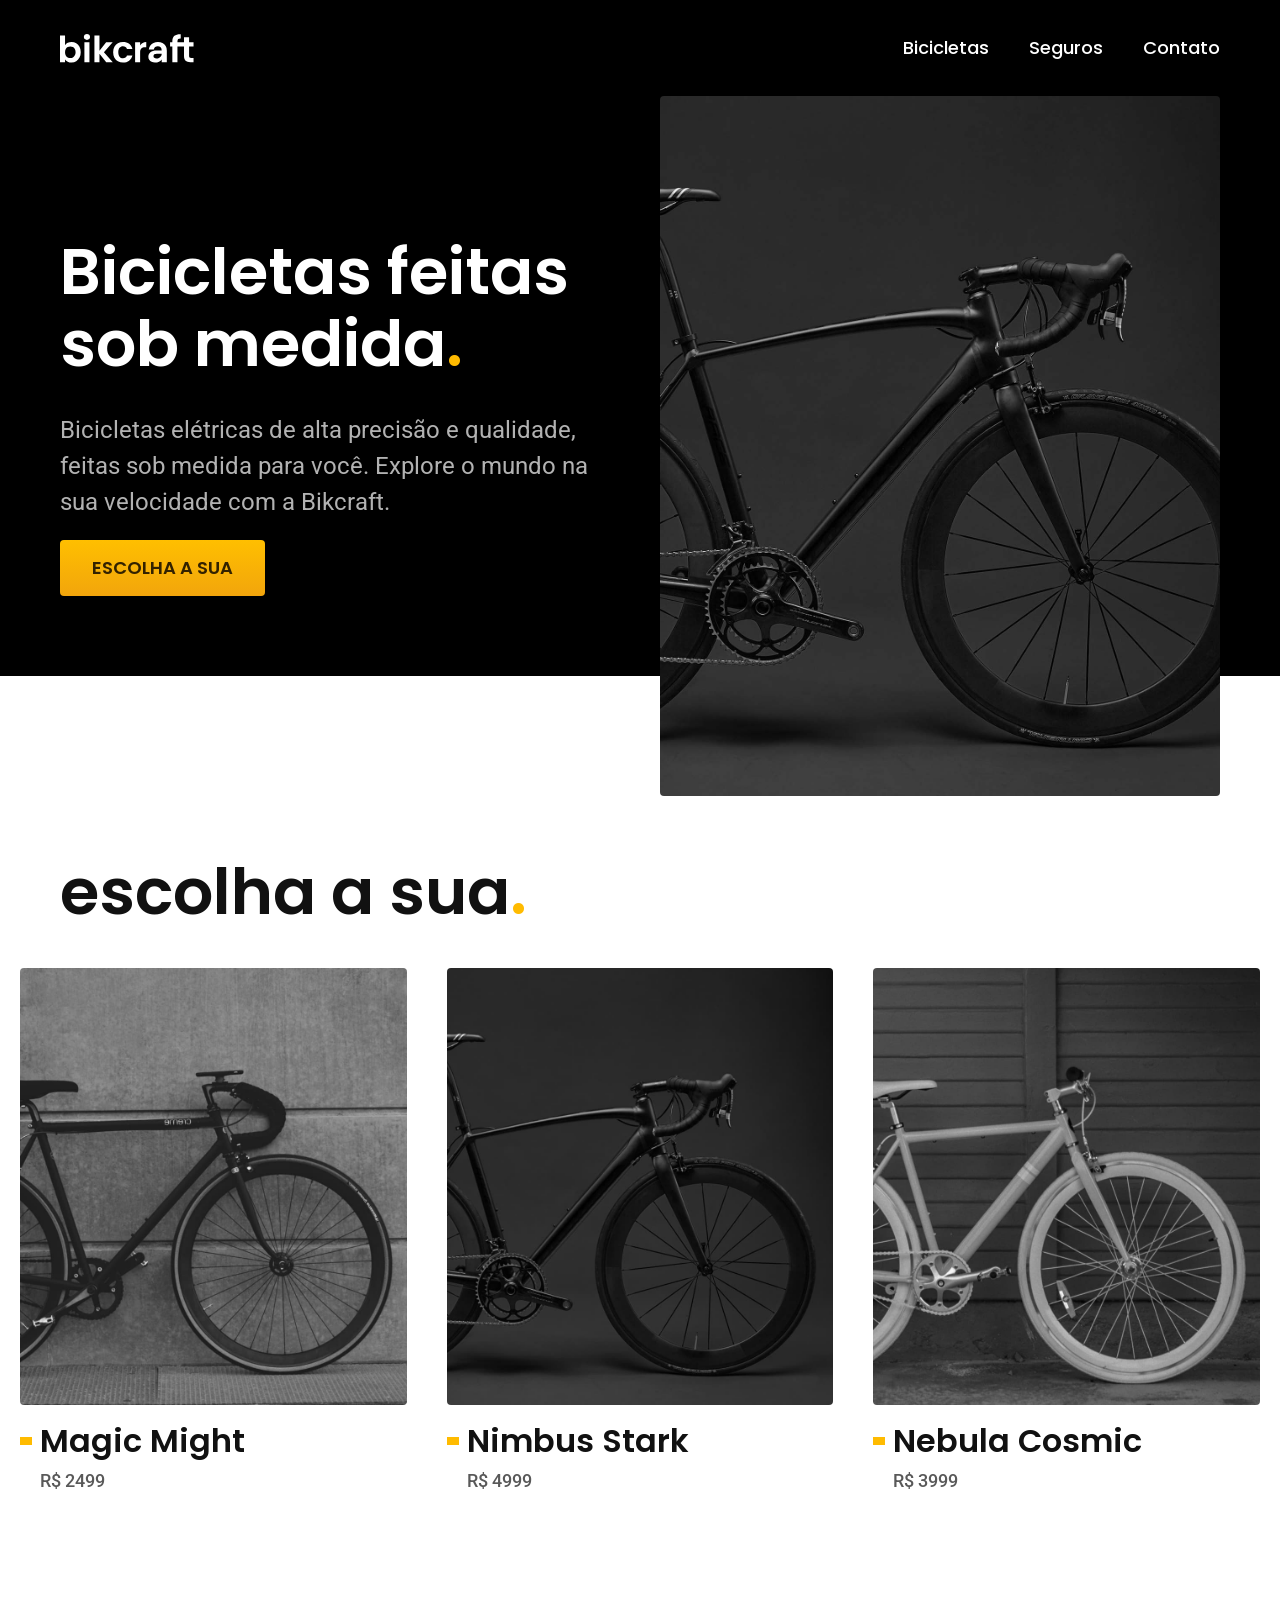
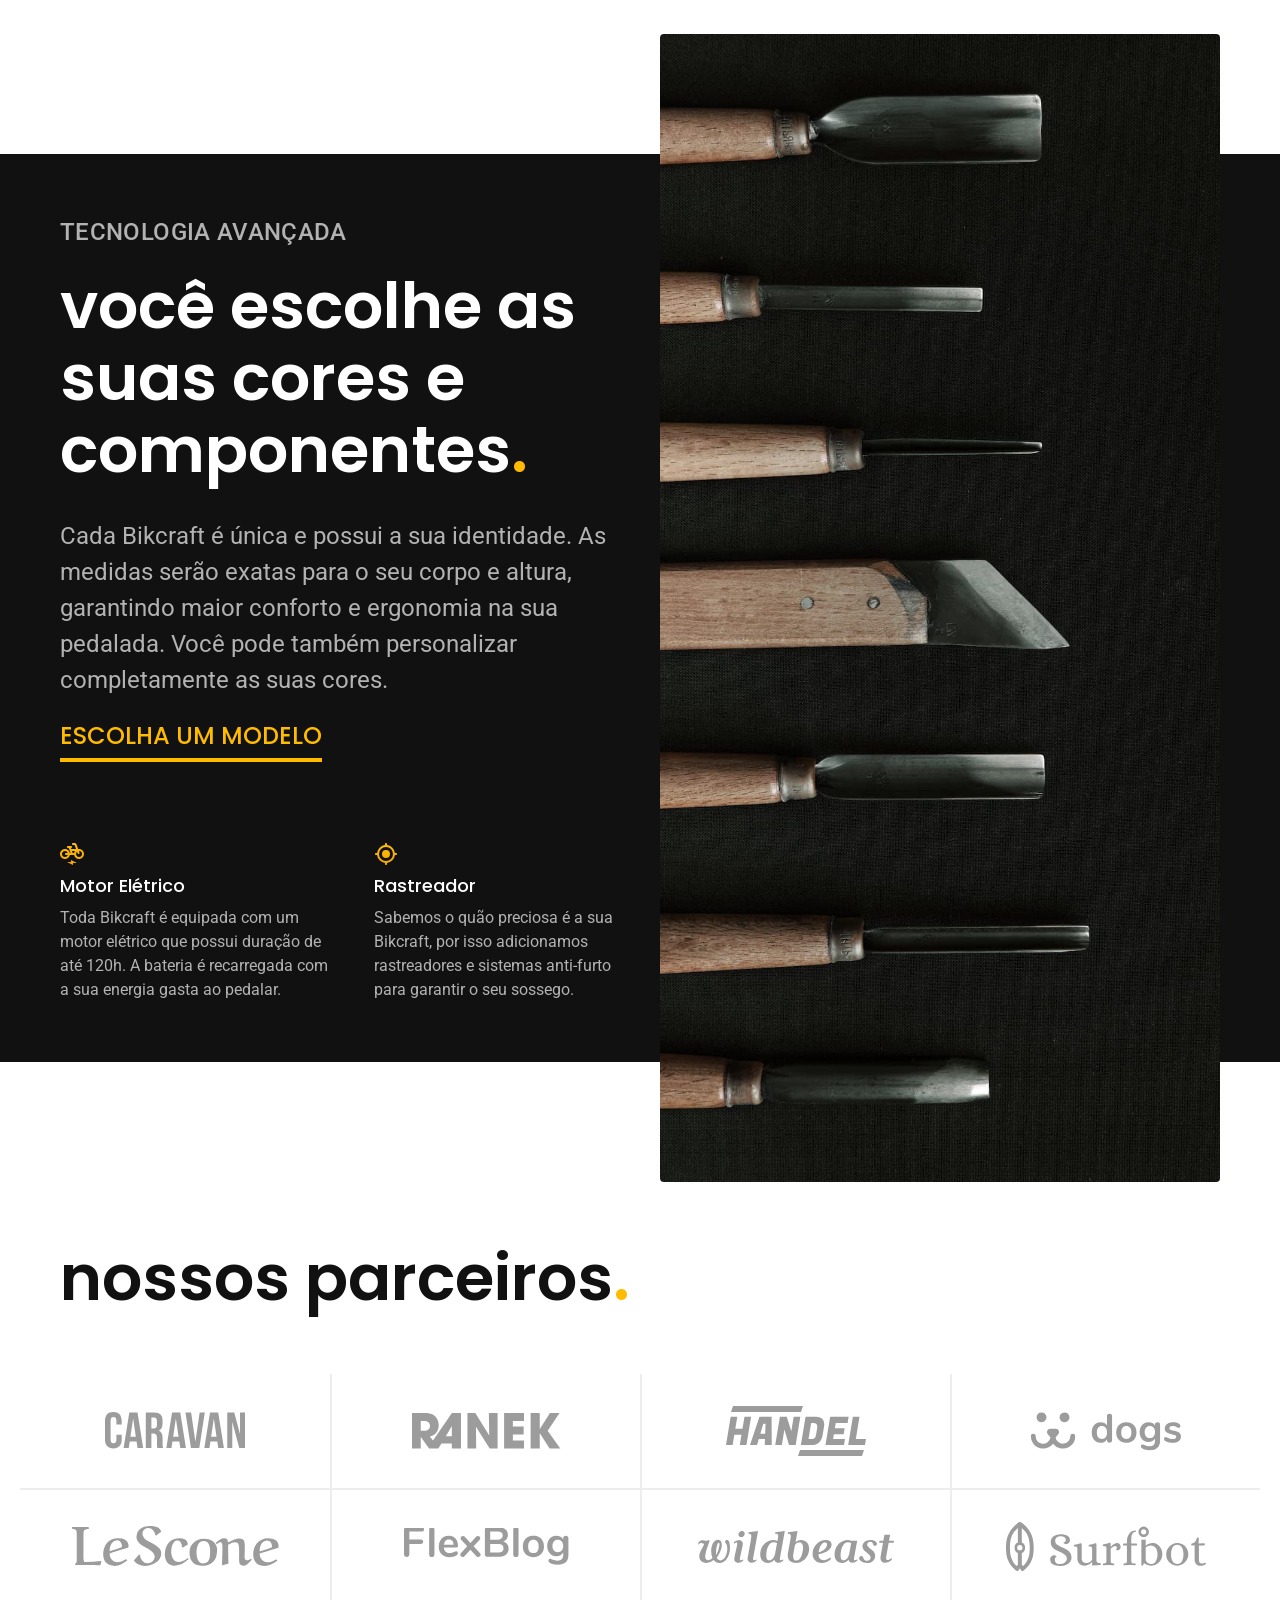
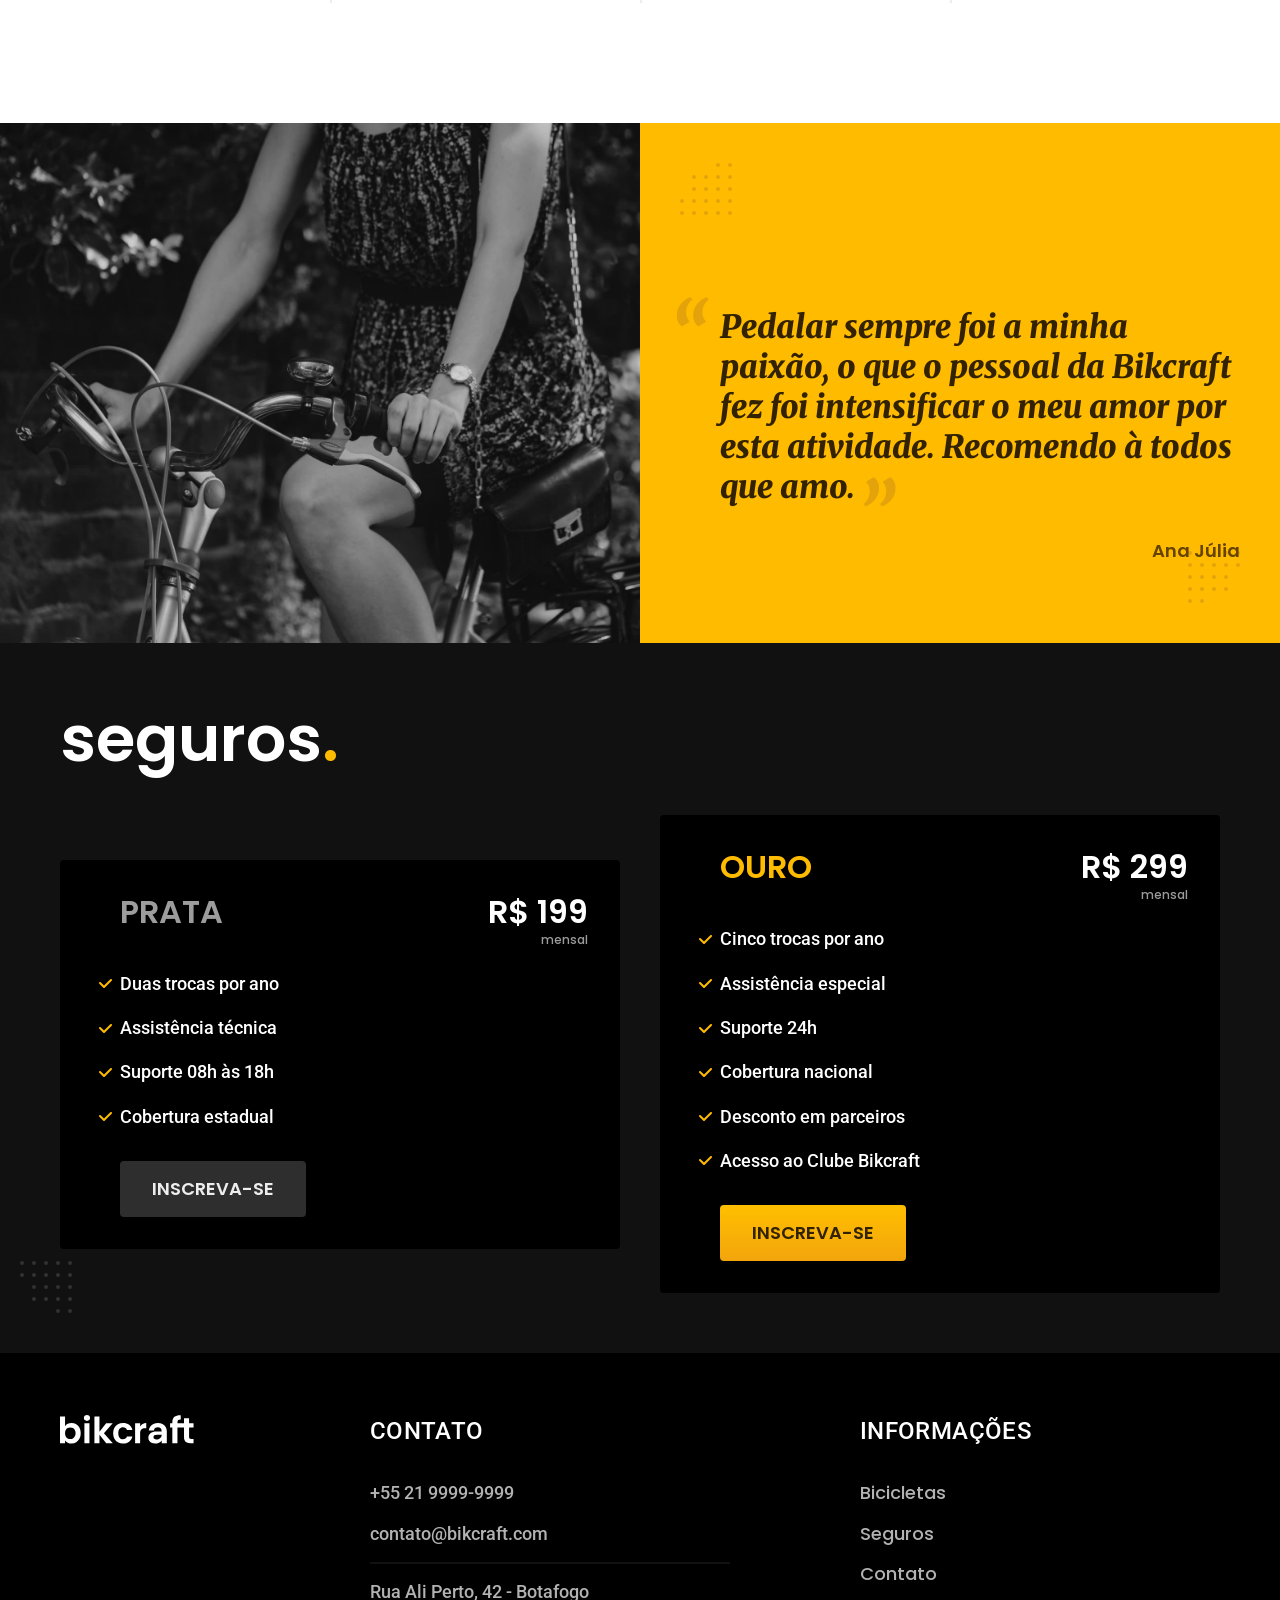
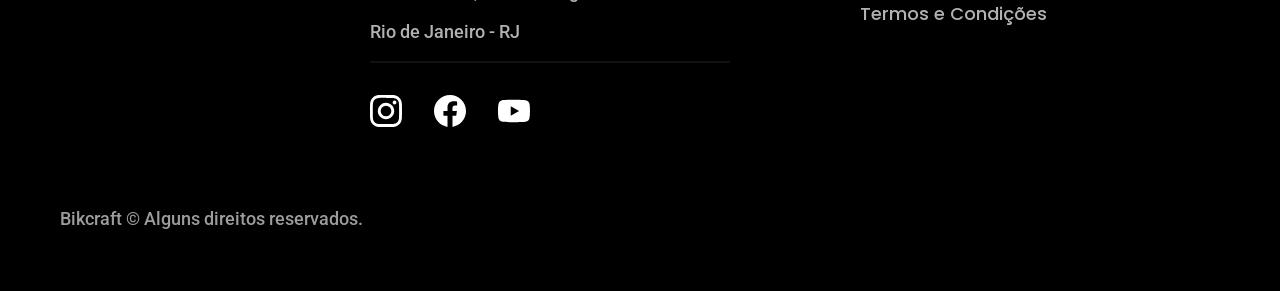
<file: index.html>
<!DOCTYPE html>
<html lang="pt-br">

<head>
  <meta charset="UTF-8">
  <meta name="viewport" content="width=device-width, initial-scale=1.0">
  <title>Bikcraft - Bicicletas Elétricas</title>
  <meta name="description" content="Bicicletas elétricas de alta precisão e qualidade,  feitas sob medida para o cliente. Explore o mundo na sua velocidade com a Bikcraft.">

  <link rel="icon" href="./favicon.svg" type="image/svg+xml">

  <link href="./css/style.css" rel="preload" as="style">
  <link href="./css/style.css" rel="stylesheet">

  <link rel="preconnect" href="https://fonts.googleapis.com">
  <link rel="preconnect" href="https://fonts.gstatic.com" crossorigin>
  <link href="https://fonts.googleapis.com/css2?family=Merriweather:ital,wght@1,900&family=Poppins:wght@500;600&family=Roboto:wght@400;500&display=swap" rel="stylesheet">
</head>

<body id="home">
  <header class="header-bg">
    <div class="header container">
      <a href="./">
        <img src="./img/bikcraft.svg" alt="Bikcraft" width="136" height="32">
      </a>
      <nav aria-label="primaria">
        <ul class="header-menu font-1-m cor-0">
          <li><a href="./bicicletas.html">Bicicletas</a></li>
          <li><a href="./seguros.html">Seguros</a></li>
          <li><a href="./contato.html">Contato</a></li>
        </ul>
      </nav>
    </div>
  </header>

  <main class="introducao-bg">
    <div class="introducao container">
      <div class="introducao-conteudo">
        <h1 class="font-1-xxl cor-0">Bicicletas feitas sob medida<span class="cor-p1">.</span></h1>
        <p class="font-2-l cor-5">Bicicletas elétricas de alta precisão e qualidade, feitas sob medida para você. Explore o mundo na sua velocidade com a Bikcraft.</p>
        <a class="botao" href="./bicicletas.html">Escolha a sua</a>
      </div>
      <picture>
        <source media="(max-width: 800px)" srcset="./img/bicicletas/nimbus.jpg">
        <img src="./img/fotos/introducao.jpg" alt="Bicicleta preta com motor elétrico" width="640" height="800">
      </picture>
    </div>
  </main>

  <article class="bicicletas-lista">
    <h2 class="container font-1-xxl">escolha a sua<span class="cor-p1">.</span></h2>

    <ul>
      <li>
        <a href="./bicicletas/magic.html">
          <img src="./img/bicicletas/magic-home.jpg" alt="Bicicleta preta" width="460" height="520">
          <h3 class="font-1-xl">Magic Might</h3>
          <span class="font-2-m cor-8">R$ 2499</span>
        </a>
      </li>
      <li>
        <a href="./bicicletas/nimbus.html">
          <img src="./img/bicicletas/nimbus-home.jpg" alt="Bicicleta preta" width="460" height="520">
          <h3 class="font-1-xl">Nimbus Stark</h3>
          <span class="font-2-m cor-8">R$ 4999</span>
        </a>
      </li>
      <li>
        <a href="./bicicletas/nebula.html">
          <img src="./img/bicicletas/nebula-home.jpg" alt="Bicicleta branca" width="460" height="520">
          <h3 class="font-1-xl">Nebula Cosmic</h3>
          <span class="font-2-m cor-8">R$ 3999</span>
        </a>
      </li>
    </ul>
  </article>

  <article class="tecnologia-bg">
    <div class="tecnologia container">
      <div class="tecnologia-conteudo">
        <span class="font-2-l-b cor-5">Tecnologia Avançada</span>
        <h2 class="font-1-xxl cor-0">você escolhe as<br>suas cores e<br>componentes<span class="cor-p1">.</span></h2>
        <p class="font-2-l cor-5">Cada Bikcraft é única e possui a sua identidade. As medidas serão exatas para o seu corpo e altura, garantindo maior conforto e ergonomia na sua pedalada. Você pode também personalizar completamente as suas cores.</p>
        <a class="link" href="./bicicletas.html">Escolha um modelo</a>
        <div class="tecnologia-vantagens">
          <div>
            <img src="./img/icones/eletrica.svg" alt="" width="24" height="24">
            <h3 class="font-1-m cor-0">Motor Elétrico</h3>
            <p class="font-2-s cor-5">Toda Bikcraft é equipada com um motor elétrico que possui duração de até 120h. A bateria é recarregada com a sua energia gasta ao pedalar.</p>
          </div>
          <div>
            <img src="./img/icones/rastreador.svg" alt="" width="24" height="24">
            <h3 class="font-1-m cor-0">Rastreador</h3>
            <p class="font-2-s cor-5">Sabemos o quão preciosa é a sua Bikcraft, por isso adicionamos rastreadores e sistemas anti-furto para garantir o seu sossego.</p>
          </div>
        </div>
      </div>
      <div class="tecnologia-imagem">
        <img src="./img/fotos/tecnologia.jpg" alt="" width="700" height="1120">
      </div>
    </div>
  </article>

  <section class="parceiros" aria-label="Nossos Parceiros">
    <h2 class="container font-1-xxl">nossos parceiros<span class="cor-p1">.</span></h2>
    <ul>
      <li><img src="./img/parceiros/caravan.svg" alt="Caravan" width="140" height="38"></li>
      <li><img src="./img/parceiros/ranek.svg" alt="Ranek" width="149" height="36"></li>
      <li><img src="./img/parceiros/handel.svg" alt="Handel" width="140" height="50"></li>
      <li><img src="./img/parceiros/dogs.svg" alt="Dogs" width="152" height="39"></li>
      <li><img src="./img/parceiros/lescone.svg" alt="LeScone" width="208" height="41"></li>
      <li><img src="./img/parceiros/flexblog.svg" alt="FlexBlog" width="165" height="38"></li>
      <li><img src="./img/parceiros/wildbeast.svg" alt="Wildbeast" width="196" height="34"></li>
      <li><img src="./img/parceiros/surfbot.svg" alt="Surfbot" width="200" height="49"></li>
    </ul>
  </section>

  <section class="depoimento" aria-label="Depoimento">
    <div>
      <img src="./img/fotos/depoimento.jpg" alt="Pessoa pedalando uma bicileta Bikcraft" width="780" height="680">
    </div>
    <div class="depoimento-conteudo">
      <blockquote class="font-1-xl cor-p5">
        <p>Pedalar sempre foi a minha paixão, o que o pessoal da Bikcraft fez foi intensificar o meu amor por esta atividade. Recomendo à todos que amo.</p>
      </blockquote>
      <span class="font-1-m-b cor-p4">Ana Júlia</span>
    </div>
  </section>

  <article class="seguros-bg">
    <div class="seguros container">
      <h2 class="font-1-xxl cor-0">seguros<span class="cor-p1">.</span></h2>
      <div class="seguros-item">
        <h3 class="font-1-xl cor-6">PRATA</h3>
        <span class="font-1-xl cor-0">R$ 199 <span class="font-1-xs cor-6">mensal</span></span>
        <ul class="font-2-m cor-0">
          <li>Duas trocas por ano</li>
          <li>Assistência técnica</li>
          <li>Suporte 08h às 18h</li>
          <li>Cobertura estadual</li>
        </ul>
        <a class="botao secundario" href="./orcamento.html?tipo=seguro&produto=prata">Inscreva-se</a>
      </div>
      <div class="seguros-item">
        <h3 class="font-1-xl cor-p1">OURO</h3>
        <span class="font-1-xl cor-0">R$ 299 <span class="font-1-xs cor-6">mensal</span></span>
        <ul class="font-2-m cor-0">
          <li>Cinco trocas por ano</li>
          <li>Assistência especial</li>
          <li>Suporte 24h</li>
          <li>Cobertura nacional</li>
          <li>Desconto em parceiros</li>
          <li>Acesso ao Clube Bikcraft</li>
        </ul>
        <a class="botao" href="./orcamento.html?tipo=seguro&produto=ouro">Inscreva-se</a>
      </div>
    </div>
  </article>

  <footer class="footer-bg">
    <div class="footer container">
      <img src="./img/bikcraft.svg" alt="Bikcraft" width="136" height="32">
      <div class="footer-contato">
        <h3 class="font-2-l-b cor-0">Contato</h3>
        <ul class="font-2-m cor-5">
          <li>+55 21 9999-9999</li>
          <li>contato@bikcraft.com</li>
          <li>Rua Ali Perto, 42 - Botafogo</li>
          <li>Rio de Janeiro - RJ</li>
        </ul>
        <div class="footer-redes">
          <a href="./"><img src="./img/redes/instagram.svg" alt="Instagram" width="32" height="32"></a>
          <a href="./"><img src="./img/redes/facebook.svg" alt="Facebook" width="32" height="32"></a>
          <a href="./"><img src="./img/redes/youtube.svg" alt="Youtube" width="32" height="32"></a>
        </div>
      </div>
      <div class="footer-informacoes">
        <h3 class="font-2-l-b cor-0">Informações</h3>
        <nav>
          <ul class="font-1-m cor-5">
            <li><a href="./bicicletas.html">Bicicletas</a></li>
            <li><a href="./seguros.html">Seguros</a></li>
            <li><a href="./contato.html">Contato</a></li>
            <li><a href="./termos.html">Termos e Condições</a></li>
          </ul>
        </nav>
      </div>
      <p class="font-2-m cor-6 footer-copy">Bikcraft © Alguns direitos reservados.</p>
    </div>
  </footer>

  <script src="./js/script.js"></script>
</body>

</html>
</file>
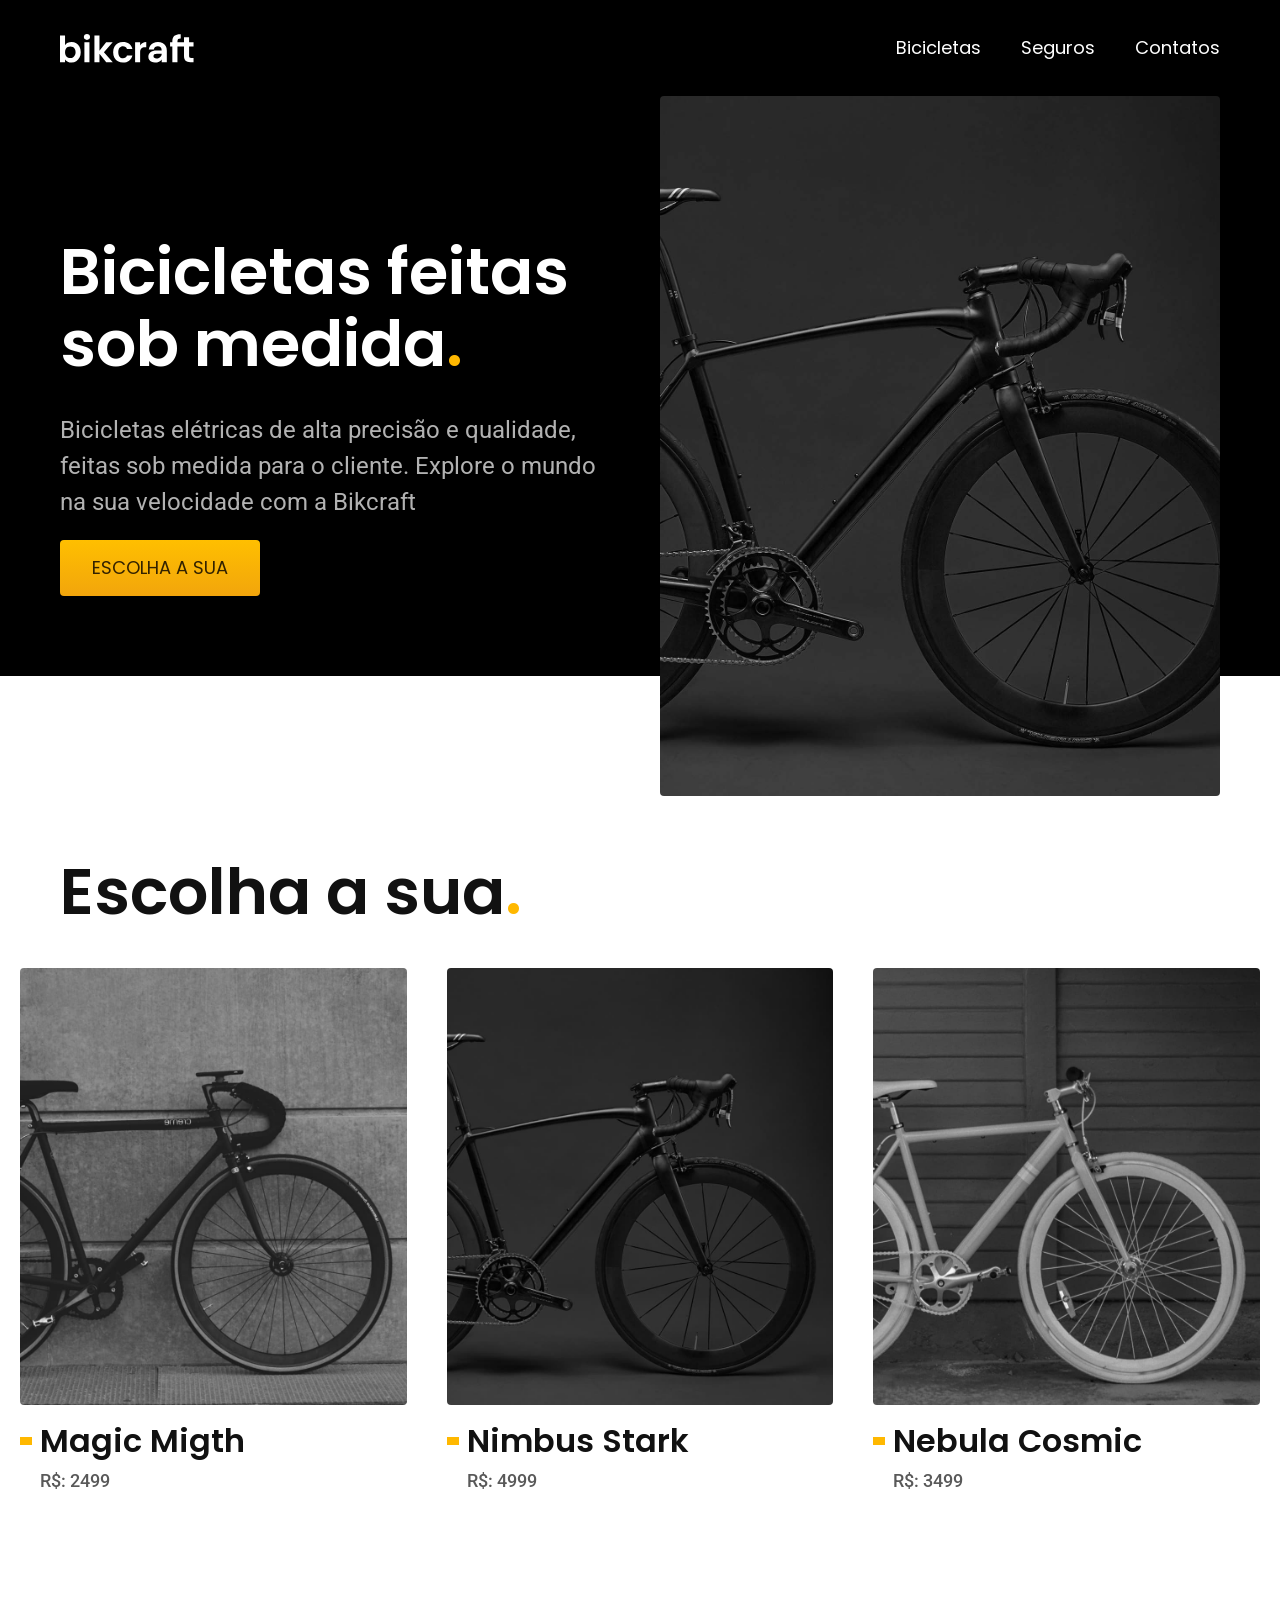
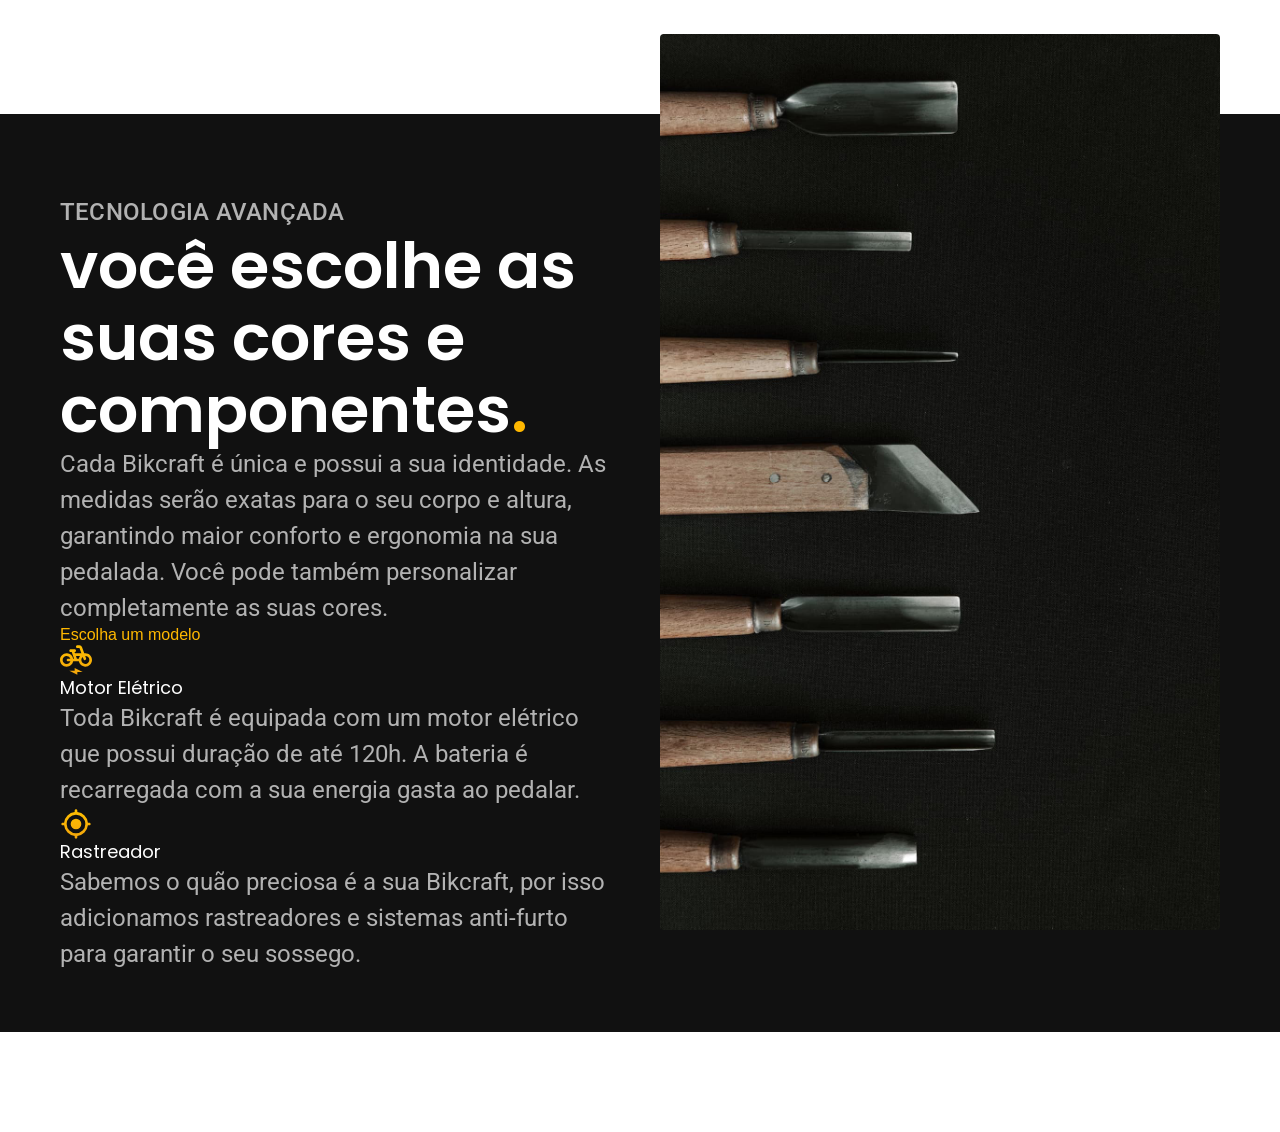
<file: Bikcraft/index.html>
<!DOCTYPE html>
<html lang="pt-br">
  <head>
    <meta charset="UTF-8" />
    <meta name="viewport" content="width=device-width, initial-scale=1.0" />
    <title>Bikcraft - Bicicleta Elétricas</title>
    <meta
      name="description"
      content="Bicicletas elétricas de alta precisão e qualidade,  feitas sob medida para o cliente. Explore o mundo na sua velocidade com a Bikcraft."
    />

    <link rel="preconnect" href="https://fonts.googleapis.com" />
    <link rel="preconnect" href="https://fonts.gstatic.cßom" crossorigin />
    <link
      href="https://fonts.googleapis.com/css2?family=Poppins:wght@400;600&family=Roboto:wght@400;500&display=swap"
      rel="stylesheet"
    />

    <link rel="stylesheet" href="./css/style.css" />
  </head>
  <body>
    <header class="header-bg">
      <div class="header container">
        <a href="./"><img src="./img/bikcraft.svg" alt="Bikcraft" /></a>

        <nav aria-label="primaria">
          <ul class="header-menu font-1-m cor-0">
            <li><a href="./bicicletas.html">Bicicletas</a></li>
            <li><a href="./seguro.html">Seguros</a></li>
            <li><a href="./contato.html">Contatos</a></li>
          </ul>
        </nav>
      </div>
    </header>

    <main class="introducao-bg">
      <div class="introducao container">
        <div class="introducao-conteudo">
          <h1 class="font-1-xxl cor-0">
            Bicicletas feitas sob medida<span class="cor-p1">.</span>
          </h1>
          <p class="font-2-l cor-5">
            Bicicletas elétricas de alta precisão e qualidade, feitas sob medida
            para o cliente. Explore o mundo na sua velocidade com a Bikcraft
          </p>
          <a class="botao" href="./bicicletas.html">Escolha a sua</a>
        </div>
        <div class="introducao-imagem">
          <img
            src="./img/fotos/introducao.jpg"
            alt="Bicicleta eletrica preta."
          />
        </div>
      </div>
    </main>
    <article class="bicicleta-lista">
      <h2 class="container font-1-xxl">
        Escolha a sua<span class="cor-p1">.</span>
      </h2>

      <ul>
        <li>
          <a href="./bicicletas/magic.html">
            <img
              src="./img/bicicletas/magic-home.jpg"
              alt="Bicicleta Preta Magic"
            />
            <h3 class="font-1-xl">Magic Migth</h3>
            <span class="font-2-m cor-8">R$: 2499</span>
          </a>
        </li>

        <li>
          <a href="./bicicletas/nimbus.html">
            <img
              src="./img/bicicletas/nimbus-home.jpg"
              alt="Bicicleta Preta Magic"
            />
            <h3 class="font-1-xl">Nimbus Stark</h3>
            <span class="font-2-m cor-8">R$: 4999</span>
          </a>
        </li>

        <li>
          <a href="./bicicletas/nebula.html">
            <img
              src="./img/bicicletas/nebula-home.jpg"
              alt="Bicicleta Preta Magic"
            />
            <h3 class="font-1-xl">Nebula Cosmic</h3>
            <span class="font-2-m cor-8">R$: 3499</span>
          </a>
        </li>
      </ul>
    </article>

    <article class="tecnologia-bg">
      <div class="tecnologia container">
        <div class="tecnologia-conteudo">
          <span class="font-2-l-b cor-5">Tecnologia Avançada</span>
          <h2 class="font-1-xxl cor-0">você escolhe as suas cores e componentes<span class="cor-p1">.</span></h2>
          <p class="font-2-l cor-5">
            Cada Bikcraft é única e possui a sua identidade. As medidas serão
            exatas para o seu corpo e altura, garantindo maior conforto e
            ergonomia na sua pedalada. Você pode também personalizar
            completamente as suas cores.
          </p>
          <a class="link cor-p1" href="./bicicletas.html">Escolha um modelo</a>
          <div>
            <img src="img/icones/eletrica.svg" alt="" />
            <h3 class="font-1-m cor-0">Motor Elétrico</h3>
            <p class="font-2-l cor-5"> 
              Toda Bikcraft é equipada com um motor elétrico que possui duração
              de até 120h. A bateria é recarregada com a sua energia gasta ao
              pedalar.
            </p>
          </div>

          <div>
            <img src="img/icones/rastreador.svg" alt="" />
            <h3 class="font-1-m cor-0">Rastreador</h3>
            <p class="font-2-l cor-5">
              Sabemos o quão preciosa é a sua Bikcraft, por isso adicionamos
              rastreadores e sistemas anti-furto para garantir o seu sossego.
            </p>
          </div>
        </div>
        <div class="tecnologia-imagem">
          <img src="./img/fotos/tecnologia.jpg" alt="" />
        </div>
      </div>
    </article>
  </body>
</html>
</file>
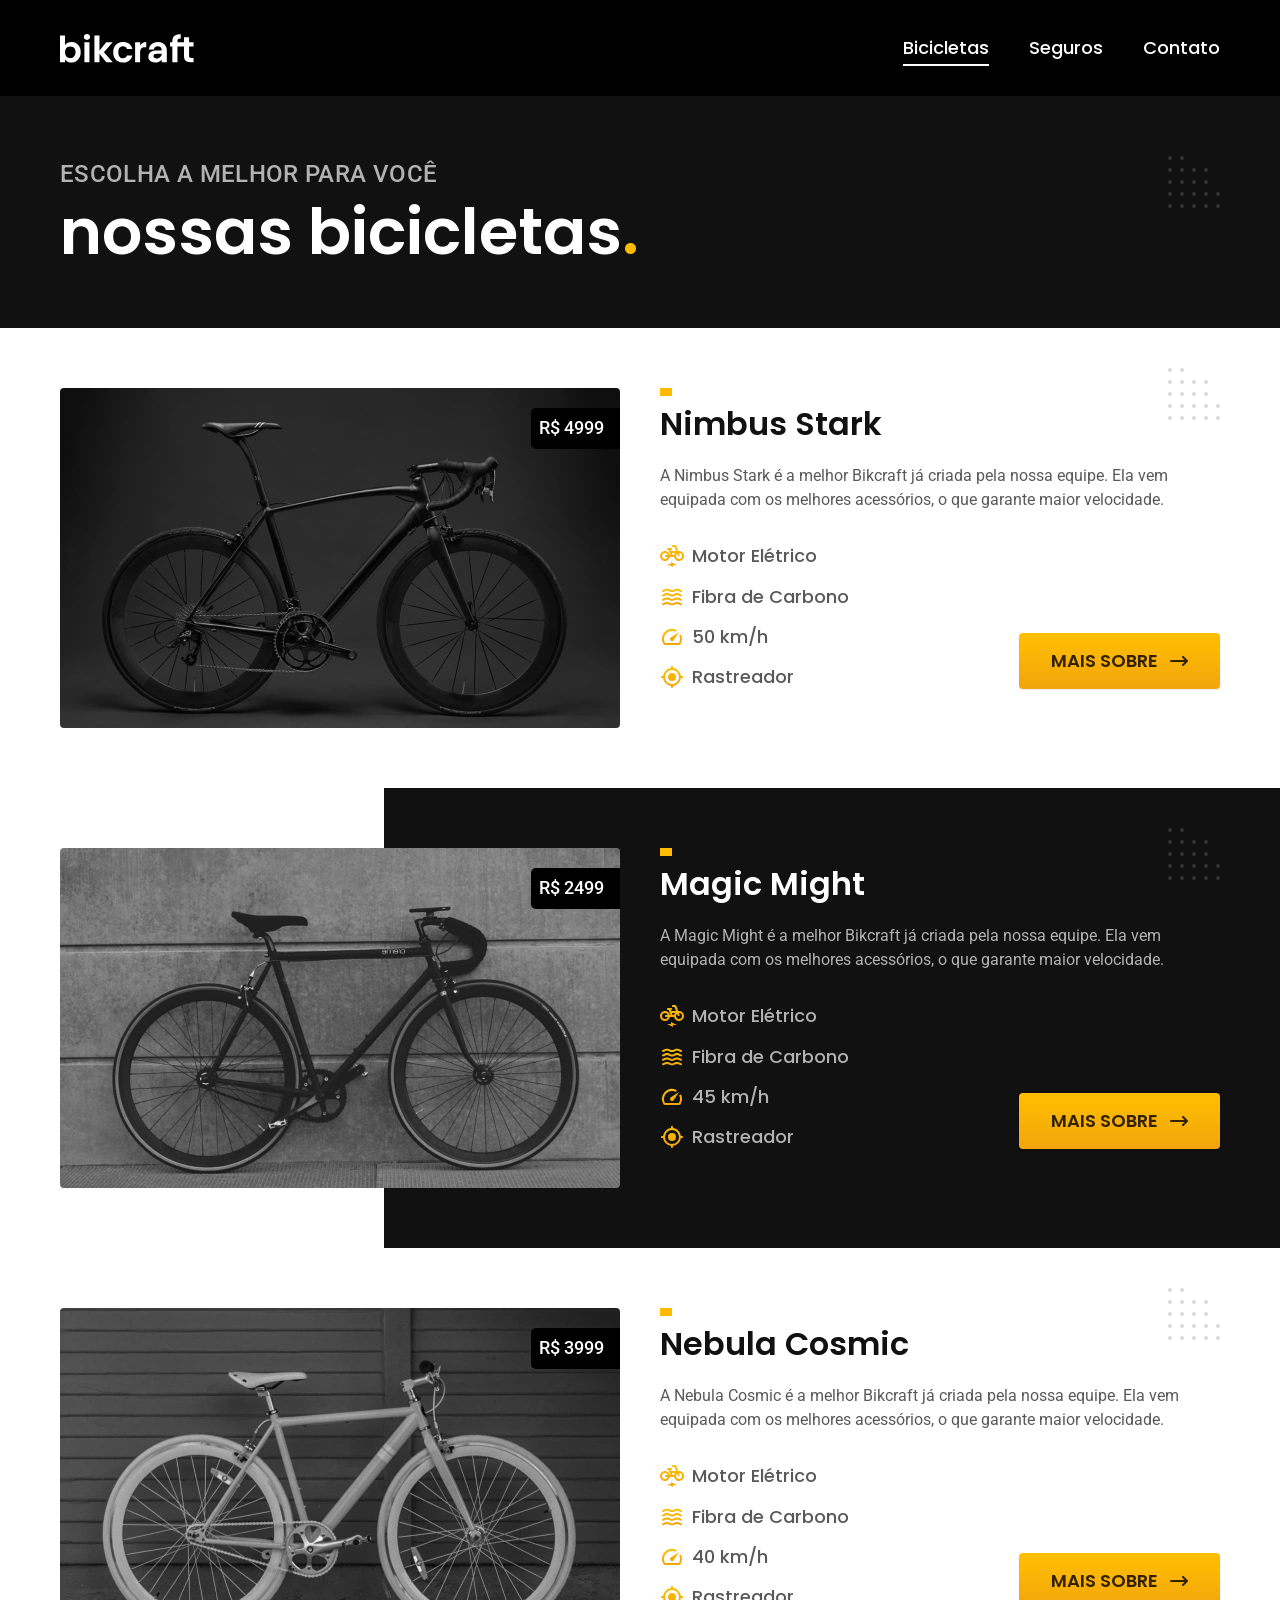
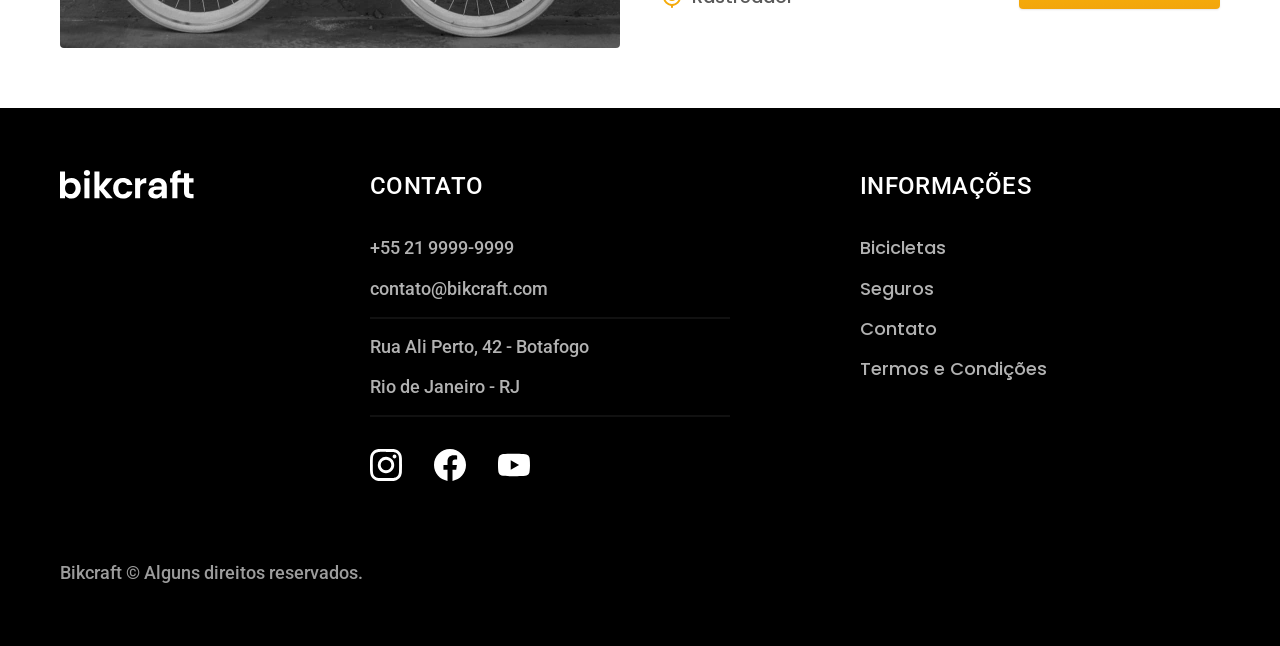
<file: bicicletas.html>
<!DOCTYPE html>
<html lang="pt-br">

<head>
  <meta charset="UTF-8">
  <meta name="viewport" content="width=device-width, initial-scale=1.0">
  <title>Bicicletas | Bikcraft</title>
  <meta name="description" content="Bicicletas elétricas de alta precisão e qualidade,  feitas sob medida para o cliente. Explore o mundo na sua velocidade com a Bikcraft.">

  <link rel="icon" href="./favicon.svg" type="image/svg+xml">

  <link href="./css/style.css" rel="preload" as="style">
  <link href="./css/style.css" rel="stylesheet">

  <link rel="preconnect" href="https://fonts.googleapis.com">
  <link rel="preconnect" href="https://fonts.gstatic.com" crossorigin>
  <link href="https://fonts.googleapis.com/css2?family=Merriweather:ital,wght@1,900&family=Poppins:wght@500;600&family=Roboto:wght@400;500&display=swap" rel="stylesheet">
</head>

<body id="bicicletas">
  <header class="header-bg">
    <div class="header container">
      <a href="./">
        <img src="./img/bikcraft.svg" alt="Bikcraft" width="136" height="32">
      </a>
      <nav aria-label="primaria">
        <ul class="header-menu font-1-m cor-0">
          <li><a href="./bicicletas.html">Bicicletas</a></li>
          <li><a href="./seguros.html">Seguros</a></li>
          <li><a href="./contato.html">Contato</a></li>
        </ul>
      </nav>
    </div>
  </header>

  <main>
    <div class="titulo">
      <div class="container">
        <p class="font-2-l-b cor-5">Escolha a melhor para você</p>
        <h1 class="font-1-xxl cor-0">nossas bicicletas<span class="cor-p1">.</span></h1>
      </div>
    </div>

    <div class="bicicletas-bg">
      <div class="bicicletas container">
        <div class="bicicletas-imagem">
          <img src="./img/bicicletas/nimbus.jpg" alt="Bicicleta preta" width="1120" height="680">
          <span class="font-2-m cor-0">R$ 4999</span>
        </div>
        <div class="bicicletas-conteudo">
          <h2 class="font-1-xl">Nimbus Stark</h2>
          <p class="font-2-s cor-8">A Nimbus Stark é a melhor Bikcraft já criada pela nossa equipe. Ela vem equipada com os melhores acessórios, o que garante maior velocidade.</p>
          <ul class="font-1-m cor-8">
            <li><img src="./img/icones/eletrica.svg" alt=""><span>Motor Elétrico</span></li>
            <li><img src="./img/icones/carbono.svg" alt=""><span>Fibra de Carbono</span></li>
            <li><img src="./img/icones/velocidade.svg" alt=""><span>50 km/h</span></li>
            <li><img src="./img/icones/rastreador.svg" alt=""><span>Rastreador</span></li>
          </ul>
          <a class="botao seta" href="./bicicletas/nimbus.html">Mais Sobre</a>
        </div>
      </div>
    </div>

    <div class="bicicletas-bg">
      <div class="bicicletas container">
        <div class="bicicletas-imagem">
          <img src="./img/bicicletas/magic.jpg" alt="Bicicleta preta" width="1120" height="680">
          <span class="font-2-m cor-0">R$ 2499</span>
        </div>
        <div class="bicicletas-conteudo">
          <h2 class="font-1-xl cor-0">Magic Might</h2>
          <p class="font-2-s cor-5">A Magic Might é a melhor Bikcraft já criada pela nossa equipe. Ela vem equipada com os melhores acessórios, o que garante maior velocidade.</p>
          <ul class="font-1-m cor-5">
            <li><img src="./img/icones/eletrica.svg" alt=""><span>Motor Elétrico</span></li>
            <li><img src="./img/icones/carbono.svg" alt=""><span>Fibra de Carbono</span></li>
            <li><img src="./img/icones/velocidade.svg" alt=""><span>45 km/h</span></li>
            <li><img src="./img/icones/rastreador.svg" alt=""><span>Rastreador</span></li>
          </ul>
          <a class="botao seta" href="./bicicletas/magic.html">Mais Sobre</a>
        </div>
      </div>
    </div>

    <div class="bicicletas-bg">
      <div class="bicicletas container">
        <div class="bicicletas-imagem">
          <img src="./img/bicicletas/nebula.jpg" alt="Bicicleta branca" width="1120" height="680">
          <span class="font-2-m cor-0">R$ 3999</span>
        </div>
        <div class="bicicletas-conteudo">
          <h2 class="font-1-xl">Nebula Cosmic</h2>
          <p class="font-2-s cor-8">A Nebula Cosmic é a melhor Bikcraft já criada pela nossa equipe. Ela vem equipada com os melhores acessórios, o que garante maior velocidade.</p>
          <ul class="font-1-m cor-8">
            <li><img src="./img/icones/eletrica.svg" alt=""><span>Motor Elétrico</span></li>
            <li><img src="./img/icones/carbono.svg" alt=""><span>Fibra de Carbono</span></li>
            <li><img src="./img/icones/velocidade.svg" alt=""><span>40 km/h</span></li>
            <li><img src="./img/icones/rastreador.svg" alt=""><span>Rastreador</span></li>
          </ul>
          <a class="botao seta" href="./bicicletas/nebula.html">Mais Sobre</a>
        </div>
      </div>
    </div>
  </main>

  <footer class="footer-bg">
    <div class="footer container">
      <img src="./img/bikcraft.svg" alt="Bikcraft">
      <div class="footer-contato">
        <h3 class="font-2-l-b cor-0">Contato</h3>
        <ul class="font-2-m cor-5">
          <li>+55 21 9999-9999</li>
          <li>contato@bikcraft.com</li>
          <li>Rua Ali Perto, 42 - Botafogo</li>
          <li>Rio de Janeiro - RJ</li>
        </ul>
        <div class="footer-redes">
          <a href="./"><img src="./img/redes/instagram.svg" alt="Instagram"></a>
          <a href="./"><img src="./img/redes/facebook.svg" alt="Facebook"></a>
          <a href="./"><img src="./img/redes/youtube.svg" alt="Youtube"></a>
        </div>
      </div>
      <div class="footer-informacoes">
        <h3 class="font-2-l-b cor-0">Informações</h3>
        <nav>
          <ul class="font-1-m cor-5">
            <li><a href="./bicicletas.html">Bicicletas</a></li>
            <li><a href="./seguros.html">Seguros</a></li>
            <li><a href="./contato.html">Contato</a></li>
            <li><a href="./termos.html">Termos e Condições</a></li>
          </ul>
        </nav>
      </div>
      <p class="font-2-m cor-6 footer-copy">Bikcraft © Alguns direitos reservados.</p>
    </div>
  </footer>

  <script src="./js/script.js"></script>
</body>

</html>
</file>
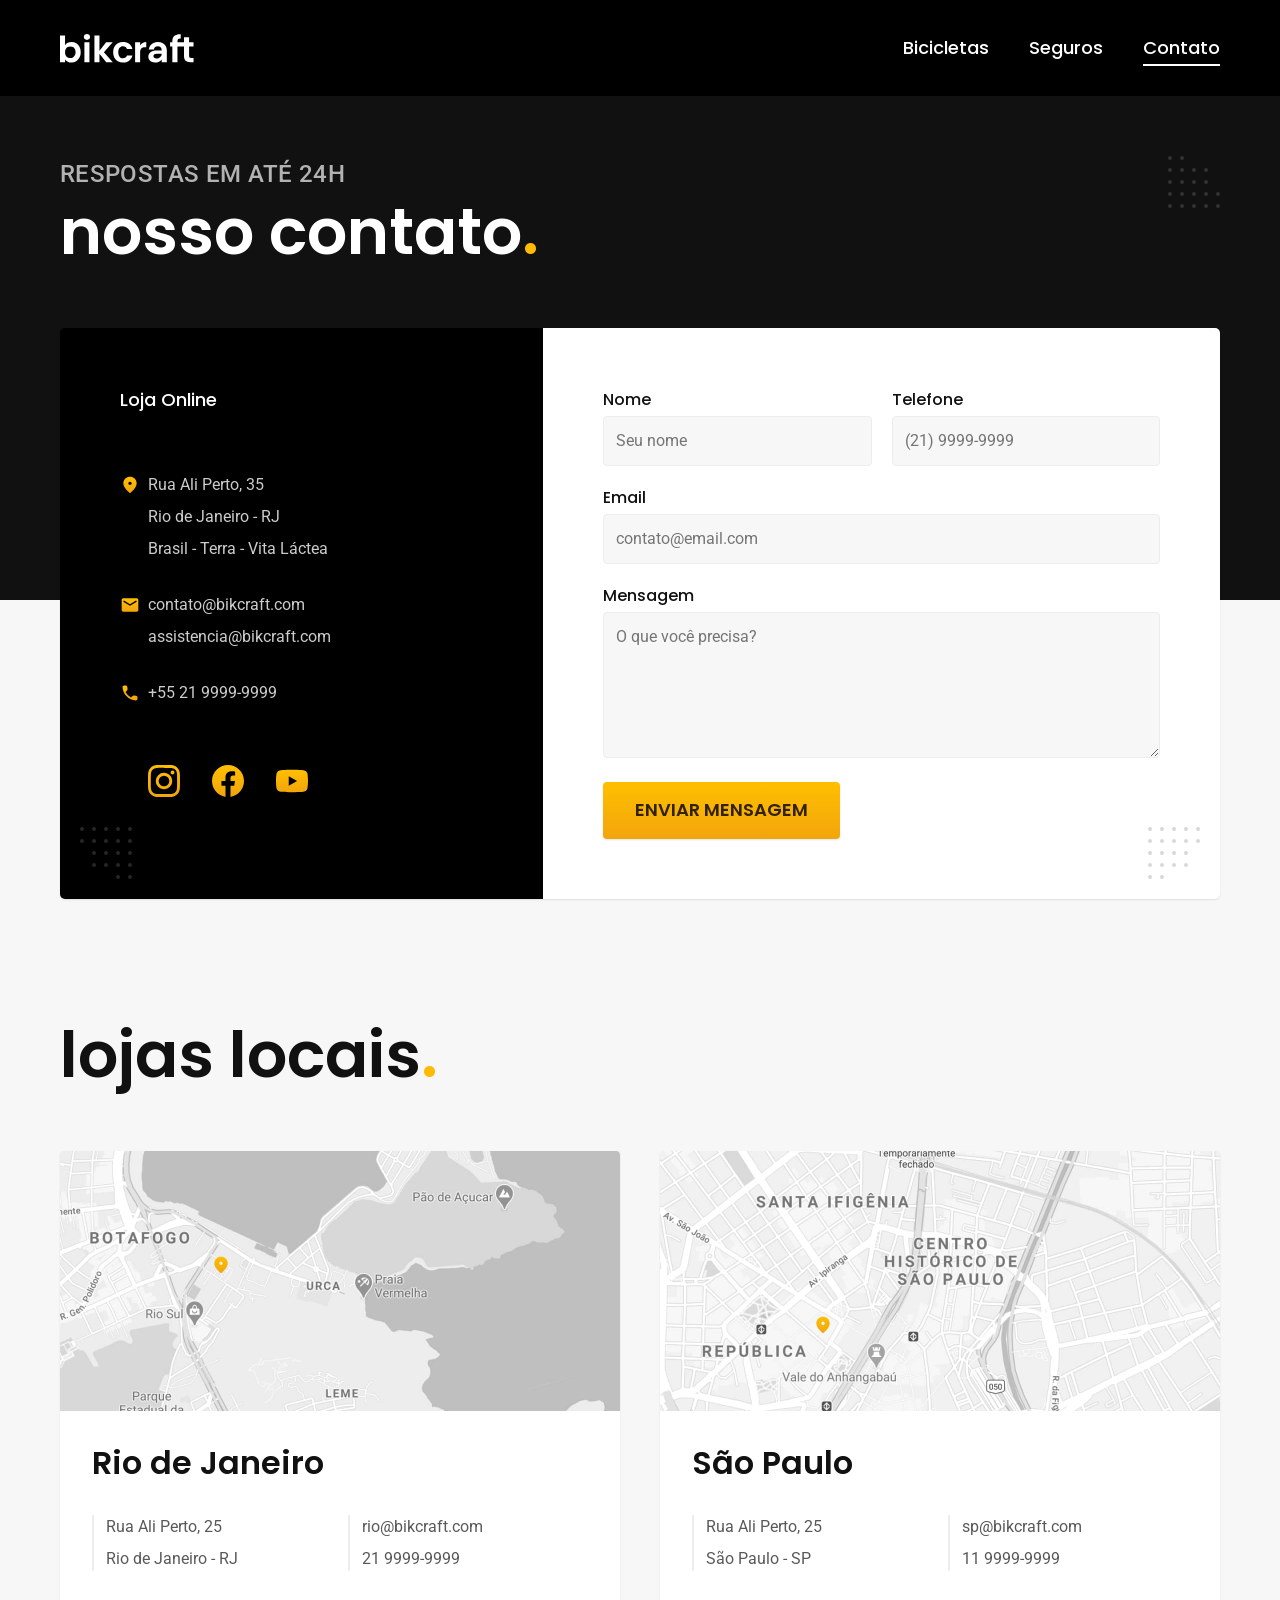
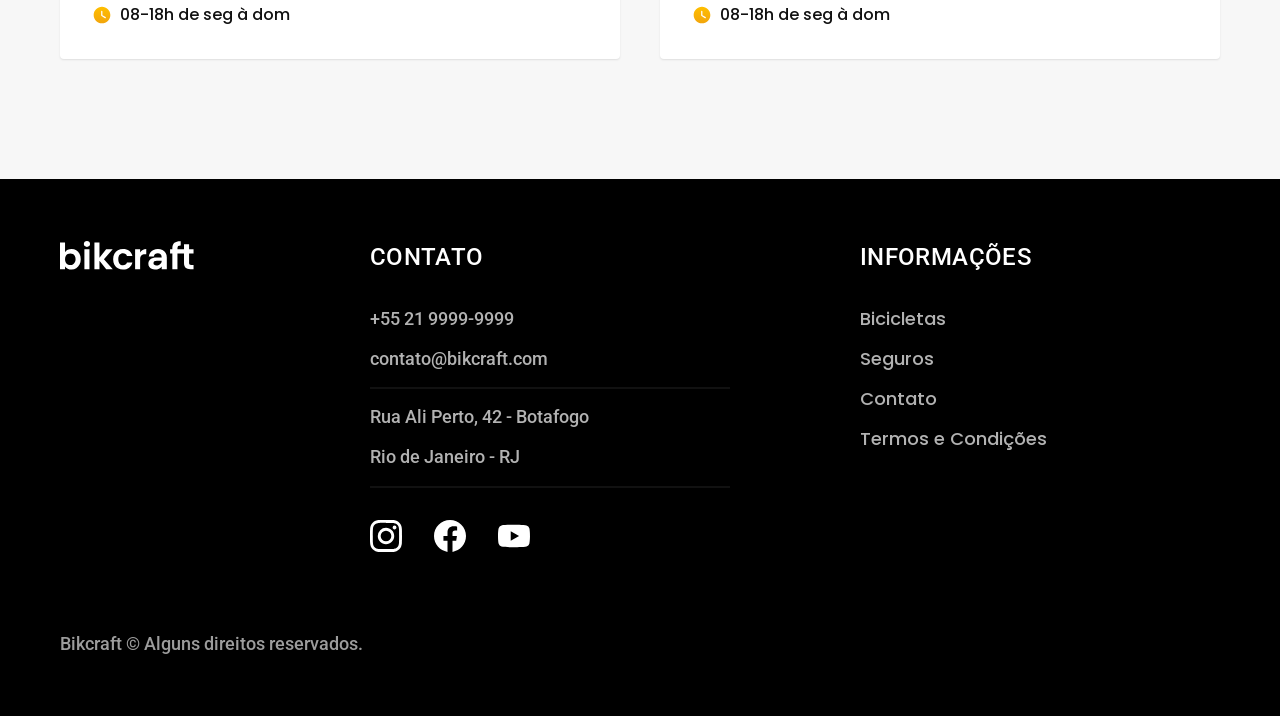
<file: contato.html>
<!DOCTYPE html>
<html lang="pt-br">

<head>
  <meta charset="UTF-8">
  <meta name="viewport" content="width=device-width, initial-scale=1.0">
  <title>Contato | Bikcraft</title>
  <meta name="description" content="Bicicletas elétricas de alta precisão e qualidade,  feitas sob medida para o cliente. Explore o mundo na sua velocidade com a Bikcraft.">

  <link rel="icon" href="./favicon.svg" type="image/svg+xml">

  <link href="./css/style.css" rel="preload" as="style">
  <link href="./css/style.css" rel="stylesheet">

  <link rel="preconnect" href="https://fonts.googleapis.com">
  <link rel="preconnect" href="https://fonts.gstatic.com" crossorigin>
  <link href="https://fonts.googleapis.com/css2?family=Merriweather:ital,wght@1,900&family=Poppins:wght@500;600&family=Roboto:wght@400;500&display=swap" rel="stylesheet">
</head>

<body id="contato">
  <header class="header-bg">
    <div class="header container">
      <a href="./">
        <img src="./img/bikcraft.svg" alt="Bikcraft" width="136" height="32">
      </a>
      <nav aria-label="primaria">
        <ul class="header-menu font-1-m cor-0">
          <li><a href="./bicicletas.html">Bicicletas</a></li>
          <li><a href="./seguros.html">Seguros</a></li>
          <li><a href="./contato.html">Contato</a></li>
        </ul>
      </nav>
    </div>
  </header>

  <main>
    <div class="titulo">
      <div class="container">
        <p class="font-2-l-b cor-5">Respostas em até 24h</p>
        <h1 class="font-1-xxl cor-0">nosso contato<span class="cor-p1">.</span></h1>
      </div>
    </div>

    <div class="contato container">
      <section class="contato-dados" aria-label="Endereço">
        <h2 class="cor-0 font-1-m">Loja Online</h2>
        <div class="contato-endereco font-2-s cor-4">
          <p>Rua Ali Perto, 35</p>
          <p>Rio de Janeiro - RJ</p>
          <p>Brasil - Terra - Vita Láctea</p>
        </div>
        <address class="contato-meios font-2-s cor-4">
          <a href="mailto:contato@bikcraft.com">contato@bikcraft.com</a>
          <a href="mailto:assistencia@bikcraft.com">assistencia@bikcraft.com</a>
          <a href="tel:+552199999999">+55 21 9999-9999</a>
        </address>
        <div class="contato-redes">
          <a href="./"><img src="./img/redes/instagram-p.svg" alt="Instagram"></a>
          <a href="./"><img src="./img/redes/facebook-p.svg" alt="Facebook"></a>
          <a href="./"><img src="./img/redes/youtube-p.svg" alt="Youtube"></a>
        </div>
      </section>
      <section class="contato-formulario" aria-label="Formulário">
        <form class="form" action="./">
          <div>
            <label for="nome">Nome</label>
            <input type="text" id="nome" name="nome" placeholder="Seu nome">
          </div>
          <div>
            <label for="telefone">Telefone</label>
            <input type="text" id="telefone" name="telefone" placeholder="(21) 9999-9999">
          </div>
          <div class="col-2">
            <label for="email">Email</label>
            <input type="email" id="email" name="email" placeholder="contato@email.com">
          </div>
          <div class="col-2">
            <label for="mensagem">Mensagem</label>
            <textarea id="mensagem" name="mensagem" placeholder="O que você precisa?" rows="5"></textarea>
          </div>
          <button class="botao col-2">Enviar Mensagem</button>
        </form>
      </section>
    </div>
  </main>

  <article class="lojas container">
    <h2 class="font-1-xxl">lojas locais<span class="cor-p1">.</span></h2>
    <div class="lojas-item">
      <img src="./img/lojas/rj.jpg" alt="mapa marcando o endereço da loja no Rio de Janeiro" width="560" height="260">
      <div class="lojas-conteudo">
        <h3 class="font-1-xl">Rio de Janeiro</h3>
        <div class="lojas-dados font-2-s cor-8">
          <p>Rua Ali Perto, 25</p>
          <p>Rio de Janeiro - RJ</p>
        </div>
        <div class="lojas-dados font-2-s cor-8">
          <a href="mailto:rio@bikcraft.com">rio@bikcraft.com</a>
          <a href="tel:+552199999999">21 9999-9999</a>
        </div>
        <p class="lojas-tempo font-1-s"><img src="./img/icones/horario.svg" alt="">08-18h de seg à dom</p>
      </div>
    </div>
    <div class="lojas-item">
      <img src="./img/lojas/sp.jpg" alt="mapa marcando o endereço da loja no Rio de Janeiro">
      <div class="lojas-conteudo">
        <h3 class="font-1-xl">São Paulo</h3>
        <div class="lojas-dados font-2-s cor-8">
          <p>Rua Ali Perto, 25</p>
          <p>São Paulo - SP</p>
        </div>
        <div class="lojas-dados font-2-s cor-8">
          <a href="mailto:rio@bikcraft.com">sp@bikcraft.com</a>
          <a href="tel:+551199999999">11 9999-9999</a>
        </div>
        <p class="lojas-tempo font-1-s"><img src="./img/icones/horario.svg" alt="">08-18h de seg à dom</p>
      </div>
    </div>
  </article>

  <footer class="footer-bg">
    <div class="footer container">
      <img src="./img/bikcraft.svg" alt="Bikcraft">
      <div class="footer-contato">
        <h3 class="font-2-l-b cor-0">Contato</h3>
        <ul class="font-2-m cor-5">
          <li>+55 21 9999-9999</li>
          <li>contato@bikcraft.com</li>
          <li>Rua Ali Perto, 42 - Botafogo</li>
          <li>Rio de Janeiro - RJ</li>
        </ul>
        <div class="footer-redes">
          <a href="./"><img src="./img/redes/instagram.svg" alt="Instagram"></a>
          <a href="./"><img src="./img/redes/facebook.svg" alt="Facebook"></a>
          <a href="./"><img src="./img/redes/youtube.svg" alt="Youtube"></a>
        </div>
      </div>
      <div class="footer-informacoes">
        <h3 class="font-2-l-b cor-0">Informações</h3>
        <nav>
          <ul class="font-1-m cor-5">
            <li><a href="./bicicletas.html">Bicicletas</a></li>
            <li><a href="./seguros.html">Seguros</a></li>
            <li><a href="./contato.html">Contato</a></li>
            <li><a href="./termos.html">Termos e Condições</a></li>
          </ul>
        </nav>
      </div>
      <p class="font-2-m cor-6 footer-copy">Bikcraft © Alguns direitos reservados.</p>
    </div>
  </footer>

  <script src="./js/script.js"></script>
</body>

</html>
</file>
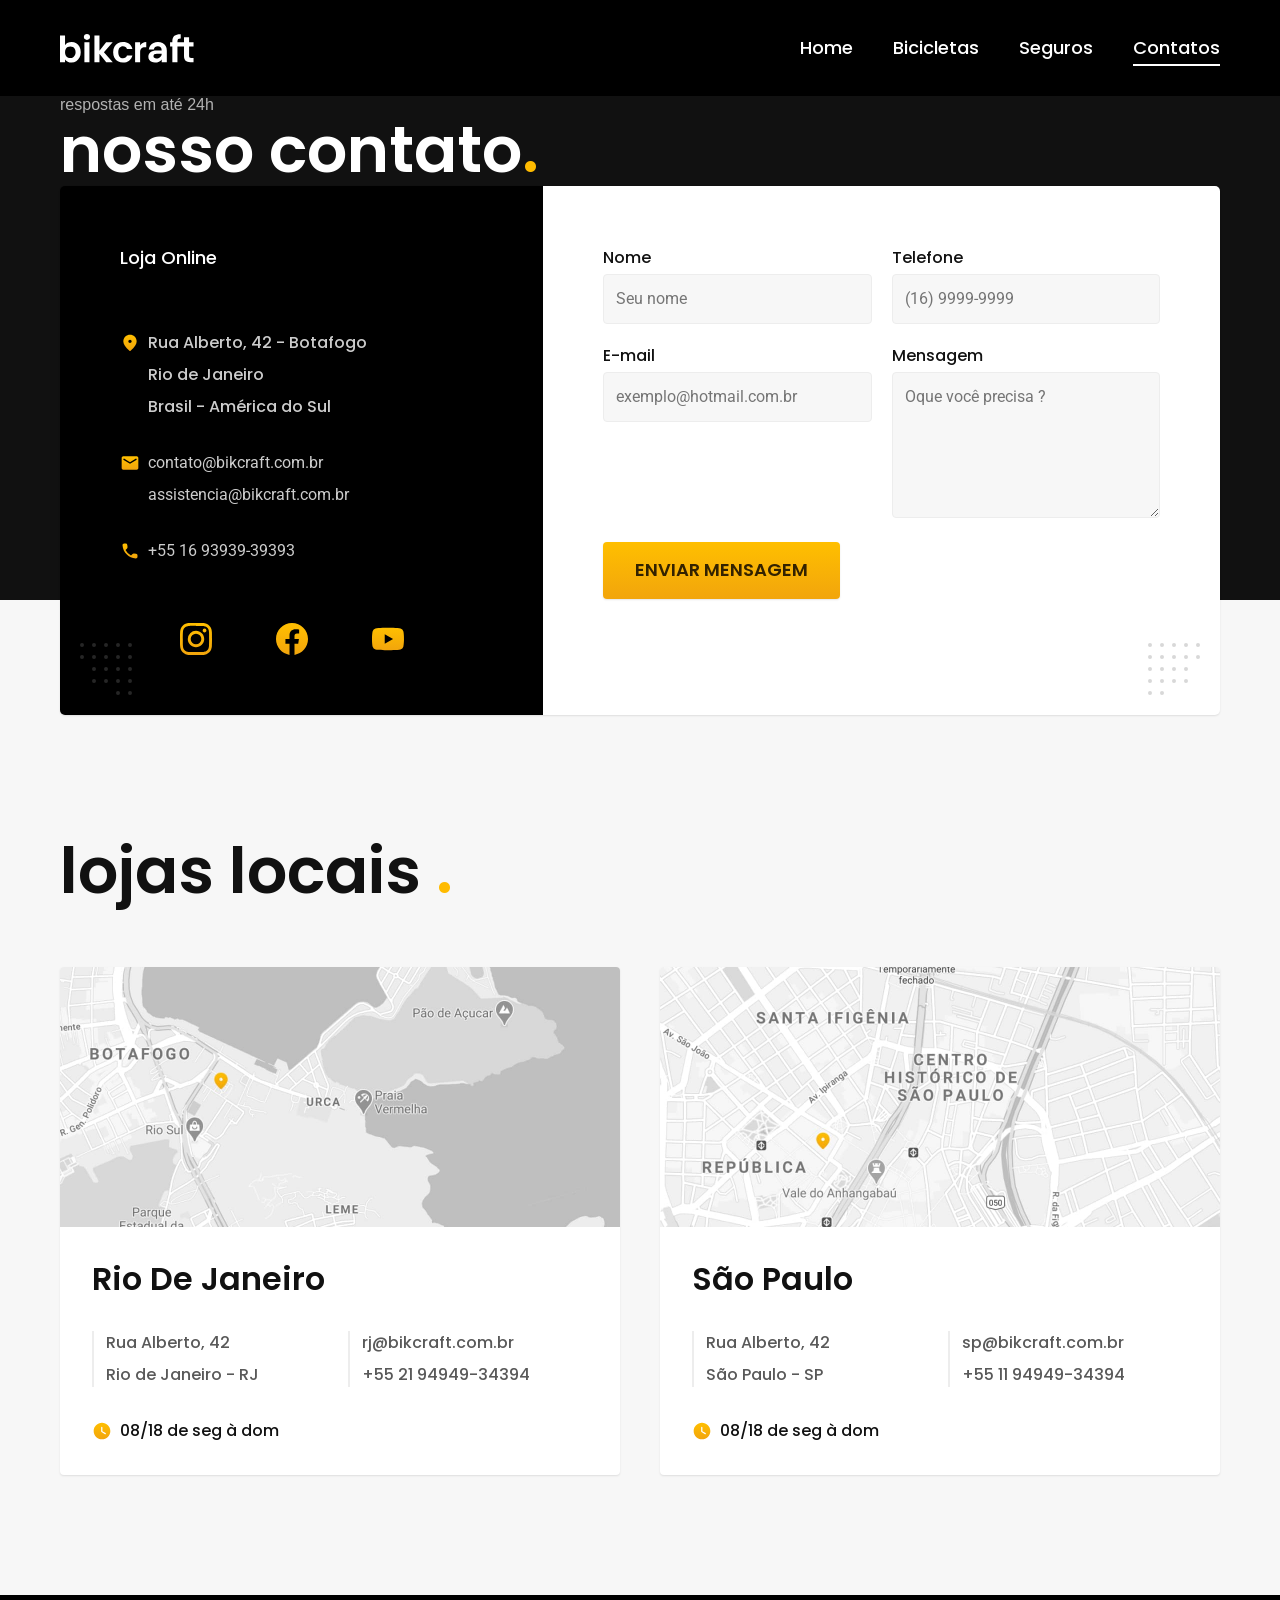
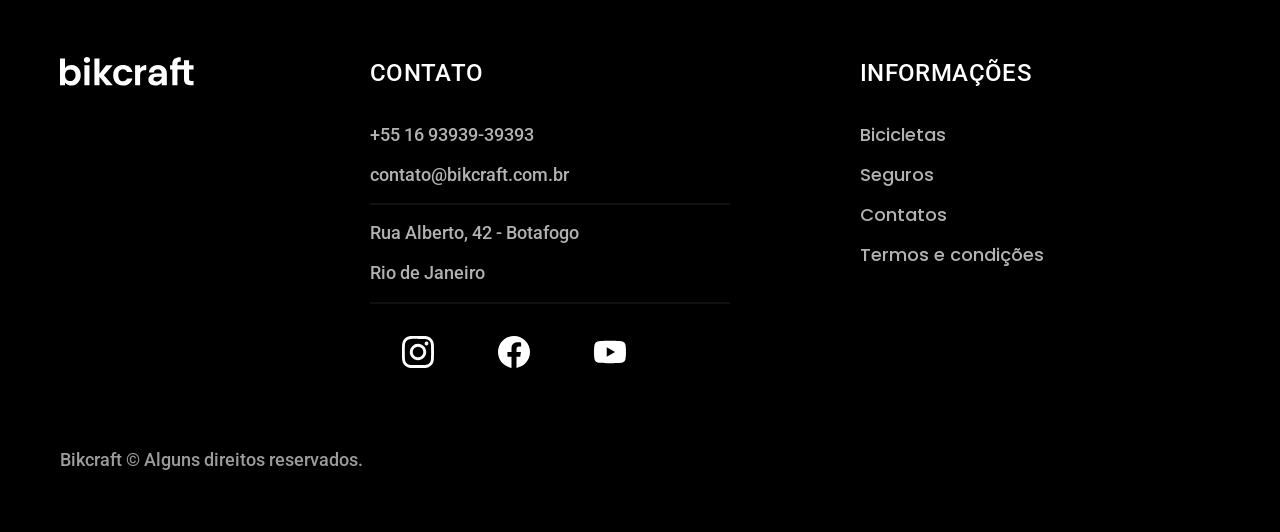
<file: contatos.html>
<!DOCTYPE html>
<html lang="pt-br">
  <head>
    <meta charset="UTF-8" />
    <meta name="viewport" content="width=device-width, initial-scale=1.0" />
    <title>Contato | Bikcraft - Bicicleta Elétricas</title>
    <meta name="description" content="Termos e condições" />

    <link rel="preconnect" href="https://fonts.googleapis.com" />
    <link rel="preconnect" href="https://fonts.gstatic.com" crossorigin />
    <link
      href="https://fonts.googleapis.com/css2?family=Merriweather:ital,opsz,wght@1,18..144,300..900&family=Poppins:wght@400;600&family=Roboto:ital,wght@0,100..900;1,100..900&display=swap"
      rel="stylesheet"
    />

     <link rel="preload" href="./css/style.css" as="style">
    <link rel="stylesheet" href="./css/style.css" />
  </head>
  <body id="contato">
    <header class="header-bg">
      <div class="header container">
        <a href="./"><img src="./img/bikcraft.svg" alt="Bikcraft" /></a>

        <nav aria-label="primaria">
          <ul class="header-menu font-1-m cor-0">
            <li><a href="./index.html">Home</a></li>
            <li><a href="./bicicletas.html">Bicicletas</a></li>
            <li><a href="./seguro.html">Seguros</a></li>
            <li><a href="./contatos.html">Contatos</a></li>
          </ul>
        </nav>
      </div>
    </header>

    <main>
      <div class="titulo-bg">
        <div class="título container">
          <p class="font-2-b cor-5">respostas em até 24h</p>
          <h1 class="font-1-xxl cor-0">
            nosso contato<span class="cor-p1">.</span>
          </h1>
        </div>
      </div>

      <div class="contato container">
        <section class="contato-dados" aria-label="Endereço">
          <h2 class="font-1-m cor-0">Loja Online</h2>
          <div class="contato-endereco font-1-s cor-4">
            <p>Rua Alberto, 42 - Botafogo</p>
            <p>Rio de Janeiro</p>
            <p>Brasil - América do Sul</p>
          </div>
          <address class="contato-meios font-2-s cor-4">
            <a href="mailto:contato@bikcraft.com.br">contato@bikcraft.com.br</a>
            <a href="mailto:assistencia@bikcraft.com.br"
              >assistencia@bikcraft.com.br</a
            >
            <a href="tel:+55169393939393">+55 16 93939-39393</a>
          </address>
          <div class="contato-redes">
            <a href="./"></a>
            <img src="./img/redes/instagram-p.svg" alt="Instagram" />
            <a href="./"></a>
            <img src="./img/redes/facebook-p.svg" alt="Facebook" />
            <a href="./"></a>
            <img src="./img/redes/youtube-p.svg" alt="Youtube" />
          </div>
        </section>

        <section class="contato-formulario" aria-label="Formulário">
          <form class="form" action="./contatos.html">
            <div>
              <label for="nome">Nome</label>
              <input type="text" id="nome" name="nome" placeholder="Seu nome" />
            </div>
            <div>
              <label for="telefone">Telefone</label>
              <input
                type="text"
                id="telefone"
                name="telefone"
                placeholder="(16) 9999-9999"
              />
            </div>
            <div class="expandir">
              <label for="email">E-mail</label>
              <input
                type="text"
                id="email"
                name="email"
                placeholder="exemplo@hotmail.com.br"
              />
            </div>
            <div class="expandir">
              <label for="mensagem">Mensagem</label>
              <textarea
                rows="5"
                id="mensagem"
                name="mensagem"
                placeholder="Oque você precisa ?"
              ></textarea>
            </div>
            <button class="botao expandir">Enviar Mensagem</button>
          </form>
        </section>
      </div>
    </main>

    <article class="lojas container">
      <h2 class="font-1-xxl">lojas locais <span class="cor-p1">.</span></h2>
      <div class="lojas-item">
        <img
          src="./img/lojas/rj.jpg"
          alt="mapa marcando o endereço no Rio de Janeiro"
        />
        <div class="lojas-conteudo">
          <h3 class="font-1-xl">Rio De Janeiro</h3>
          <div class="lojas-dados font-1-s cor-8">
            <p>Rua Alberto, 42</p>
            <p>Rio de Janeiro - RJ</p>
          </div>
          <div class="lojas-dados font-1-s cor-8">
            <a href="mailto:rj@bikcraft.com.br">rj@bikcraft.com.br</a>
            <a href="tel:+55169393939393">+55 21 94949-34394</a>
          </div>
          <p class="lojas-tempo font-1-s">
            <img src="./img/icones/horario.svg" alt="" /> 08/18 de seg à dom
          </p>
        </div>
      </div>

      <div class="lojas-item">
        <img
          src="./img/lojas/sp.jpg"
          alt="mapa marcando o endereço no São Paulo"
        />
        <div class="lojas-conteudo">
          <h3 class="font-1-xl">São Paulo</h3>
          <div class="lojas-dados font-1-s cor-8">
            <p>Rua Alberto, 42</p>
            <p>São Paulo - SP</p>
          </div>
          <div class="lojas-dados font-1-s cor-8">
            <a href="mailto:rj@bikcraft.com.br">sp@bikcraft.com.br</a>
            <a href="tel:+55169393939393">+55 11 94949-34394</a>
          </div>
          <p class="lojas-tempo font-1-s">
            <img src="./img/icones/horario.svg" alt="" /> 08/18 de seg à dom
          </p>
        </div>
      </div>
    </article>

    <footer class="footer-bg">
      <div class="footer container">
        <img src="./img/bikcraft.svg" alt="Bikcraft" />
        <div class="footer-contato">
          <h3 class="font-2-l-b cor-0">Contato</h3>
          <ul class="font-2-m cor-5">
            <li><a href="tel:+55169393939393">+55 16 93939-39393</a></li>
            <li>
              <a href="mailto:contato@bikcraft.com.br"
                >contato@bikcraft.com.br</a
              >
            </li>
            <li>Rua Alberto, 42 - Botafogo</li>
            <li>Rio de Janeiro</li>
          </ul>
          <div class="footer-redes">
            <a href="./"></a>
            <img src="./img/redes/instagram.svg" alt="Instagram" />
            <a href="./"></a>
            <img src="./img/redes/facebook.svg" alt="Facebook" />
            <a href="./"></a>
            <img src="./img/redes/youtube.svg" alt="Youtube" />
          </div>
        </div>
        <div class="footer-informacoes">
          <h3 class="font-2-l-b cor-0">Informações</h3>
          <nav class="font-1-m cor-5">
            <ul>
              <li><a href="./bicicletas.html">Bicicletas</a></li>
              <li><a href="./seguro.html">Seguros</a></li>
              <li><a href="./contato.html">Contatos</a></li>
              <li><a href="./termos.html">Termos e condições</a></li>
            </ul>
          </nav>
        </div>
        <p class="footer-copy font-2-m cor-6">
          Bikcraft © Alguns direitos reservados.
        </p>
      </div>
    </footer>
  <script src="./js/script.js"></script>
  </body>
</html>
</file>
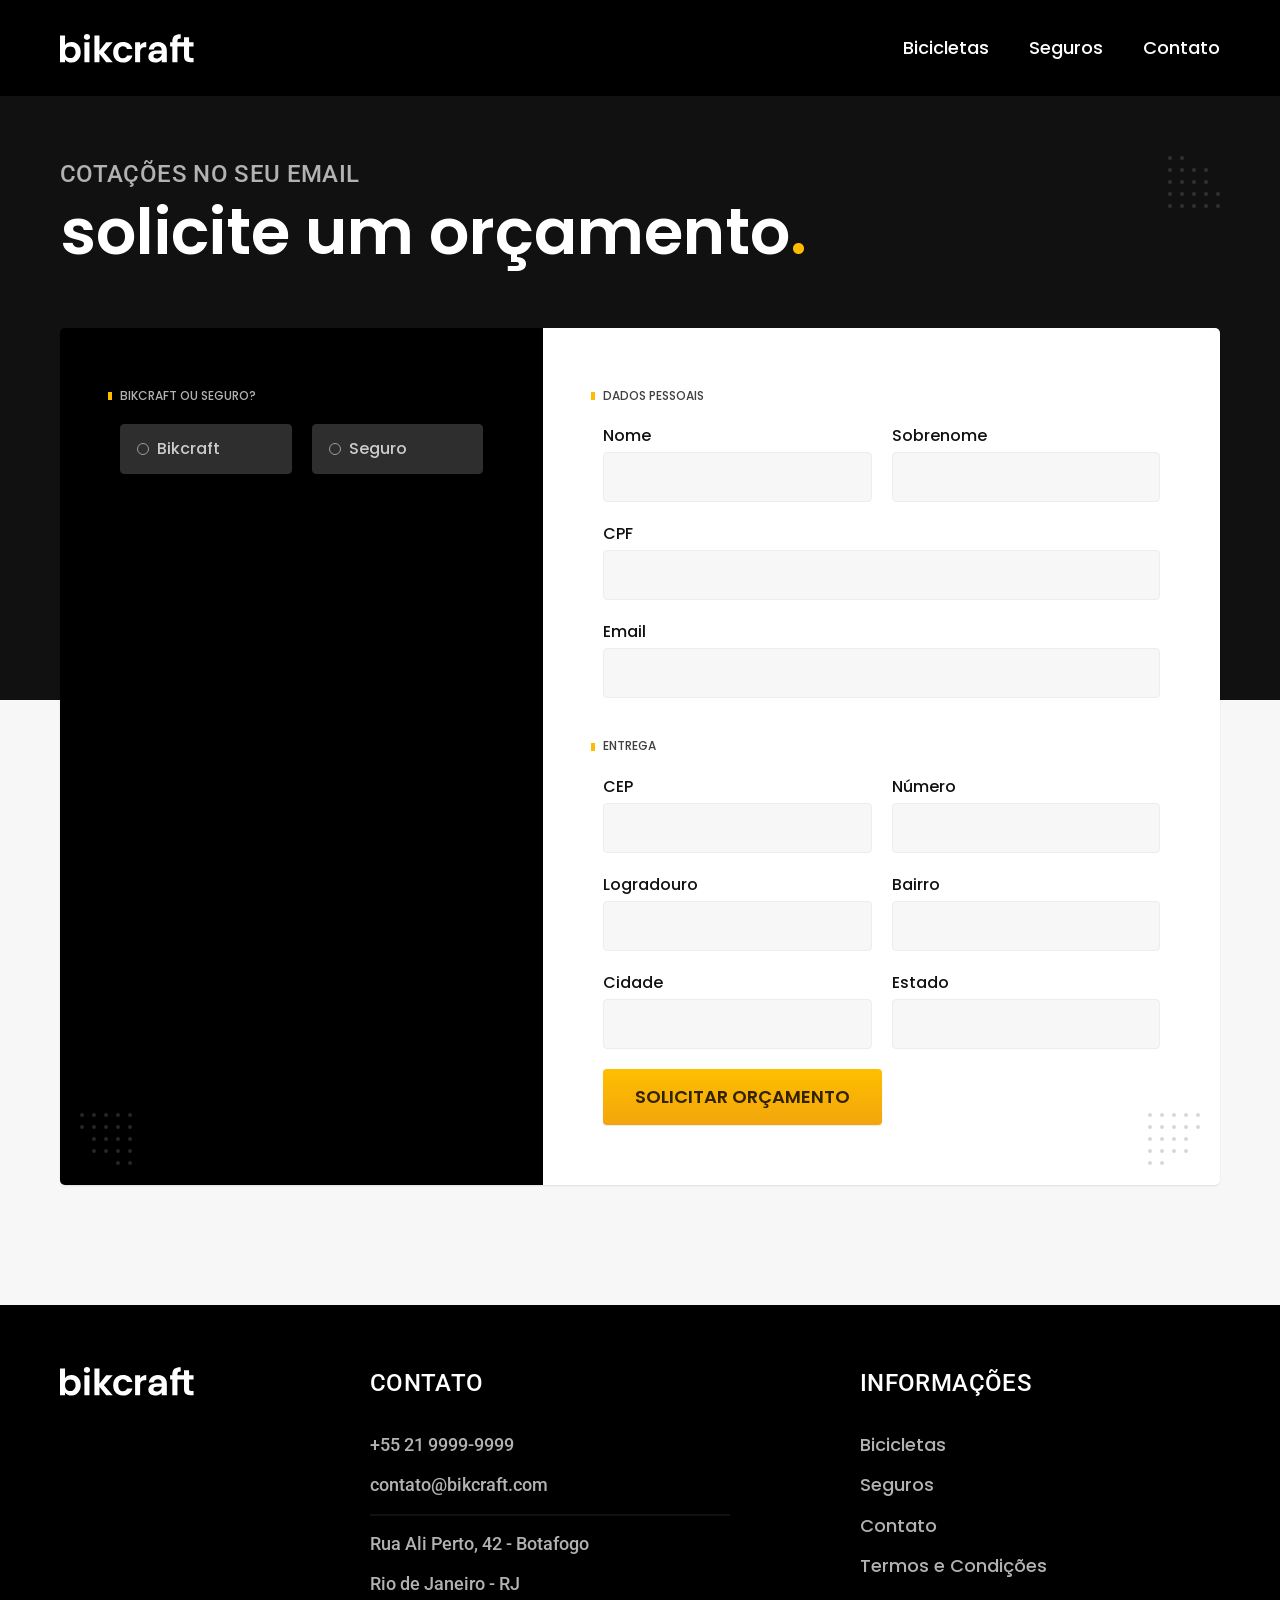
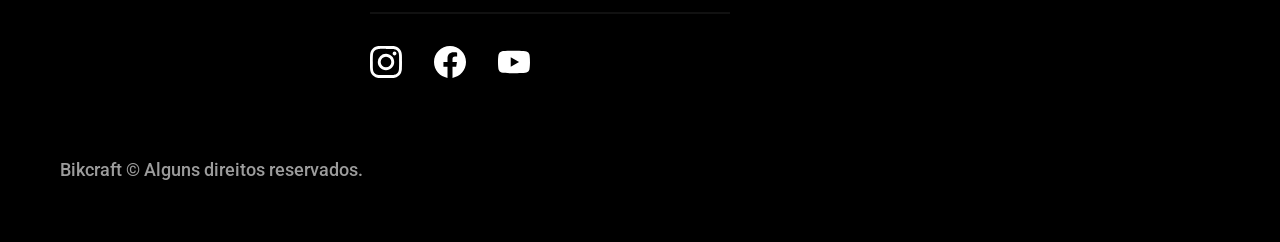
<file: orcamento.html>
<!DOCTYPE html>
<html lang="pt-br">

<head>
  <meta charset="UTF-8">
  <meta name="viewport" content="width=device-width, initial-scale=1.0">
  <title>Orçamento | Bikcraft</title>
  <meta name="description" content="Bicicletas elétricas de alta precisão e qualidade,  feitas sob medida para o cliente. Explore o mundo na sua velocidade com a Bikcraft.">

  <link rel="icon" href="./favicon.svg" type="image/svg+xml">

  <link href="./css/style.css" rel="preload" as="style">
  <link href="./css/style.css" rel="stylesheet">

  <link rel="preconnect" href="https://fonts.googleapis.com">
  <link rel="preconnect" href="https://fonts.gstatic.com" crossorigin>
  <link href="https://fonts.googleapis.com/css2?family=Merriweather:ital,wght@1,900&family=Poppins:wght@500;600&family=Roboto:wght@400;500&display=swap" rel="stylesheet">
</head>

<body id="orcamento">
  <header class="header-bg">
    <div class="header container">
      <a href="./">
        <img src="./img/bikcraft.svg" alt="Bikcraft" width="136" height="32">
      </a>
      <nav aria-label="primaria">
        <ul class="header-menu font-1-m cor-0">
          <li><a href="./bicicletas.html">Bicicletas</a></li>
          <li><a href="./seguros.html">Seguros</a></li>
          <li><a href="./contato.html">Contato</a></li>
        </ul>
      </nav>
    </div>
  </header>

  <main>
    <div class="titulo">
      <div class="container">
        <p class="font-2-l-b cor-5">Cotações no seu email</p>
        <h1 class="font-1-xxl cor-0">solicite um orçamento<span class="cor-p1">.</span></h1>
      </div>
    </div>

    <form class="orcamento container" action="./">
      <!-- Produto -->
      <div class="orcamento-produto">
        <h2 class="font-1-xs cor-5">Bikcraft ou Seguro?</h2>

        <input type="radio" name="tipo" value="bikcraft" id="bikcraft">
        <label for="bikcraft">Bikcraft</label>

        <input type="radio" name="tipo" value="seguro" id="seguro">
        <label for="seguro">Seguro</label>

        <div class="orcamento-conteudo" id="orcamento-bikcraft">
          <h2 class="font-1-xs cor-5">Escolha a sua:</h2>

          <input type="radio" name="produto" value="nimbus" id="nimbus">
          <label for="nimbus">Nimbus Stark <span>R$ 4999</span></label>
          <div class="radio-detalhes">
            <ul class="font-1-xs cor-8">
              <li><img src="./img/icones/eletrica.svg" alt=""> Motor Elétrico</li>
              <li><img src="./img/icones/carbono.svg" alt=""> Fibra de Carbono</li>
              <li><img src="./img/icones/velocidade.svg" alt=""> 50 km/h</li>
              <li><img src="./img/icones/rastreador.svg" alt=""> Rastreador</li>
            </ul>
            <img src="./img/bicicletas/nimbus.jpg" alt="Bicicleta preta">
          </div>

          <input type="radio" name="produto" value="magic" id="magic">
          <label for="magic">Magic Might <span>R$ 2499</span></label>
          <div class="radio-detalhes">
            <ul class="font-1-xs cor-8">
              <li><img src="./img/icones/eletrica.svg" alt=""> Motor Elétrico</li>
              <li><img src="./img/icones/carbono.svg" alt=""> Fibra de Carbono</li>
              <li><img src="./img/icones/velocidade.svg" alt=""> 45 km/h</li>
              <li><img src="./img/icones/rastreador.svg" alt=""> Rastreador</li>
            </ul>
            <img src="./img/bicicletas/magic.jpg" alt="Bicicleta preta">
          </div>

          <input type="radio" name="produto" value="nebula" id="nebula">
          <label for="nebula">Nebula Cosmic <span>R$ 3999</span></label>
          <div class="radio-detalhes">
            <ul class="font-1-xs cor-8">
              <li><img src="./img/icones/eletrica.svg" alt=""> Motor Elétrico</li>
              <li><img src="./img/icones/carbono.svg" alt=""> Fibra de Carbono</li>
              <li><img src="./img/icones/velocidade.svg" alt=""> 40 km/h</li>
              <li><img src="./img/icones/rastreador.svg" alt=""> Rastreador</li>
            </ul>
            <img src="./img/bicicletas/nebula.jpg" alt="Bicicleta preta">
          </div>
        </div>

        <div class="orcamento-conteudo" id="orcamento-seguro">
          <h2 class="font-1-xs cor-5">Escolha o plano:</h2>

          <input type="radio" name="produto" value="prata" id="prata">
          <label for="prata" class="font-1-s cor-4">Prata <span>R$ 199</span></label>

          <input type="radio" name="produto" value="ouro" id="ouro">
          <label for="ouro" class="font-1-s cor-4">Ouro <span>R$ 299</span></label>
        </div>
      </div>

      <!-- Dados -->
      <div class="orcamento-dados form">
        <h2 class="font-1-xs cor-9 col-2">dados pessoais</h2>
        <div>
          <label for="nome">Nome</label>
          <input type="text" id="nome" name="nome">
        </div>
        <div>
          <label for="sobrenome">Sobrenome</label>
          <input type="text" id="sobrenome" name="sobrenome">
        </div>
        <div class="col-2">
          <label for="CPF">CPF</label>
          <input type="text" id="CPF" name="CPF">
        </div>
        <div class="col-2">
          <label for="email">Email</label>
          <input type="text" id="email" name="email">
        </div>
        <h2 class="font-1-xs cor-9 col-2">entrega</h2>
        <div>
          <label for="cep">CEP</label>
          <input type="text" id="cep" name="cep">
        </div>
        <div>
          <label for="numero">Número</label>
          <input type="text" id="numero" name="numero">
        </div>
        <div>
          <label for="logradouro">Logradouro</label>
          <input type="text" id="logradouro" name="logradouro">
        </div>
        <div>
          <label for="bairro">Bairro</label>
          <input type="text" id="bairro" name="bairro">
        </div>
        <div>
          <label for="cidade">Cidade</label>
          <input type="text" id="cidade" name="cidade">
        </div>
        <div>
          <label for="estado">Estado</label>
          <input type="text" id="estado" name="estado">
        </div>
        <button class="botao col-2">Solicitar Orçamento</button>
      </div>
    </form>
  </main>

  <footer class="footer-bg">
    <div class="footer container">
      <img src="./img/bikcraft.svg" alt="Bikcraft">
      <div class="footer-contato">
        <h3 class="font-2-l-b cor-0">Contato</h3>
        <ul class="font-2-m cor-5">
          <li>+55 21 9999-9999</li>
          <li>contato@bikcraft.com</li>
          <li>Rua Ali Perto, 42 - Botafogo</li>
          <li>Rio de Janeiro - RJ</li>
        </ul>
        <div class="footer-redes">
          <a href="./"><img src="./img/redes/instagram.svg" alt="Instagram"></a>
          <a href="./"><img src="./img/redes/facebook.svg" alt="Facebook"></a>
          <a href="./"><img src="./img/redes/youtube.svg" alt="Youtube"></a>
        </div>
      </div>
      <div class="footer-informacoes">
        <h3 class="font-2-l-b cor-0">Informações</h3>
        <nav>
          <ul class="font-1-m cor-5">
            <li><a href="./bicicletas.html">Bicicletas</a></li>
            <li><a href="./seguros.html">Seguros</a></li>
            <li><a href="./contato.html">Contato</a></li>
            <li><a href="./termos.html">Termos e Condições</a></li>
          </ul>
        </nav>
      </div>
      <p class="font-2-m cor-6 footer-copy">Bikcraft © Alguns direitos reservados.</p>
    </div>
  </footer>

  <script src="./js/script.js"></script>
</body>

</html>
</file>
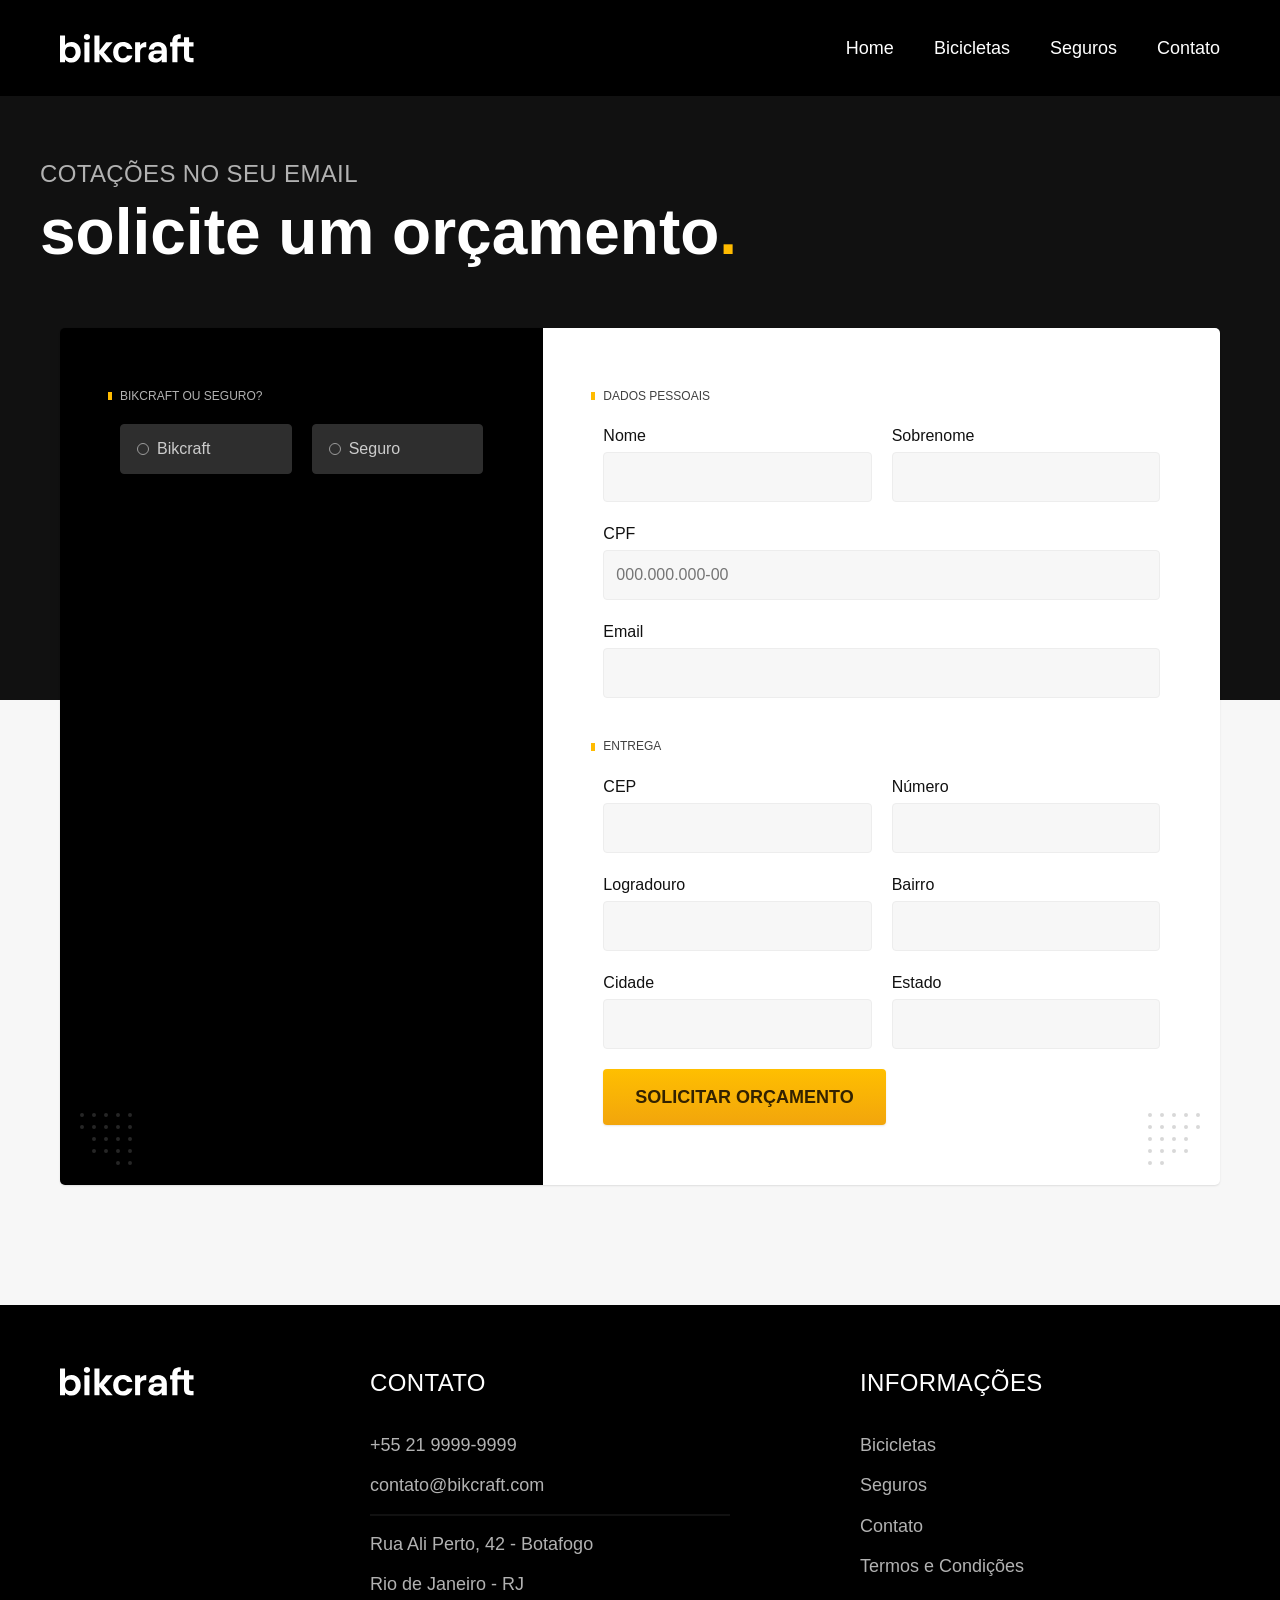
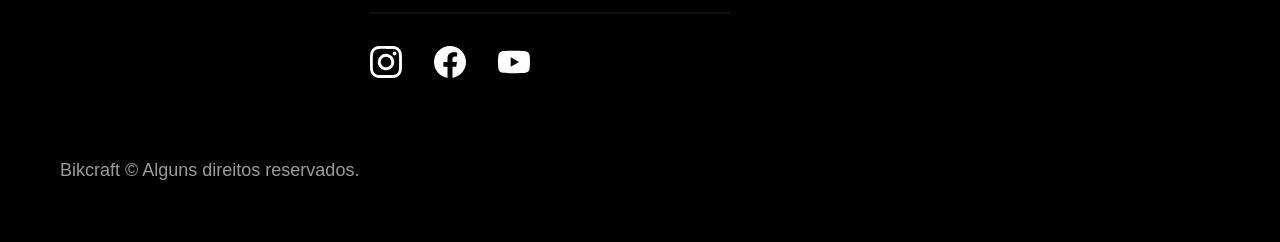
<file: orçamento.html>
<!DOCTYPE html>
<html lang="pt-br">

<head>
  <meta charset="UTF-8">
  <meta name="viewport" content="width=device-width, initial-scale=1.0">

  <title>Orçamento | Bikcraft</title>
  <meta name="description" content="Orçamento.">

  <link rel="stylesheet" href="./css/style.css">
</head>

<body id="orcamento">
  <header class="header-bg">
    <div class="header container">
      <a href="./">
        <img src="./img/bikcraft.svg" alt="Bikcraft">
      </a>

      <nav aria-label="primaria">
        <ul class="header-menu font-1-m cor-0">
          <li><a href="./index.html">Home</a></li>
          <li><a href="./bicicletas.html">Bicicletas</a></li>
          <li><a href="./seguros.html">Seguros</a></li>
          <li><a href="./contato.html">Contato</a></li>
        </ul>
      </nav>
    </div>
  </header>

  <main>
    <div class="titulo-bg">
      <div class="titulo container">
        <p class="font-2-l-b cor-5">Cotações no seu email</p>
        <h1 class="font-1-xxl cor-0">solicite um orçamento<span class="cor-p1">.</span></h1>
      </div>
    </div>

    <form class="orcamento container" action="./orcamento.html">
      <div class="orcamento-produto">
        <h2 class="font-1-xs cor-5">Bikcraft ou Seguro?</h2>

        <input type="radio" name="tipo" value="bikcraft" id="bikcraft">
        <label for="bikcraft">Bikcraft</label>

        <input type="radio" name="tipo" value="seguro" id="seguro">
        <label for="seguro">Seguro</label>

        <div class="orcamento-conteudo" id="orcamento-bikcraft">
          <h2 class="font-1-xs cor-5">Escolha a sua</h2>

          <input type="radio" name="produto" value="nimbus" id="nimbus">
          <label for="nimbus">Nimbus Stark <span>R$ 4999</span></label>
          <div class="orcamento-detalhes">
            <ul class="font-1-xs cor-8">
              <li><img src="./img/icones/eletrica.svg" alt=""> Motor Elétrico</li>
              <li><img src="./img/icones/carbono.svg" alt=""> Fibra de Carbono</li>
              <li><img src="./img/icones/velocidade.svg" alt=""> 50 km/h</li>
              <li><img src="./img/icones/rastreador.svg" alt=""> Rastreador</li>
            </ul>
            <img src="./img/bicicletas/nimbus.jpg" alt="Bicicleta preta">
          </div>

          <input type="radio" name="produto" value="magic" id="magic">
          <label for="magic">Magic Might <span>R$ 2499</span></label>
          <div class="orcamento-detalhes">
            <ul class="font-1-xs cor-8">
              <li><img src="./img/icones/eletrica.svg" alt=""> Motor Elétrico</li>
              <li><img src="./img/icones/carbono.svg" alt=""> Fibra de Carbono</li>
              <li><img src="./img/icones/velocidade.svg" alt=""> 45 km/h</li>
              <li><img src="./img/icones/rastreador.svg" alt=""> Rastreador</li>
            </ul>
            <img src="./img/bicicletas/magic.jpg" alt="Bicicleta preta">
          </div>

          <input type="radio" name="produto" value="nebula" id="nebula">
          <label for="nebula">Nebula Cosmic <span>R$ 3999</span></label>
          <div class="orcamento-detalhes">
            <ul class="font-1-xs cor-8">
              <li><img src="./img/icones/eletrica.svg" alt=""> Motor Elétrico</li>
              <li><img src="./img/icones/carbono.svg" alt=""> Fibra de Carbono</li>
              <li><img src="./img/icones/velocidade.svg" alt=""> 40 km/h</li>
              <li><img src="./img/icones/rastreador.svg" alt=""> Rastreador</li>
            </ul>
            <img src="./img/bicicletas/nebula.jpg" alt="Bicicleta branca">
          </div>

        </div>

        <div class="orcamento-conteudo" id="orcamento-seguro">
          <h2 class="font-1-xs cor-5">Escolha o plano</h2>

          <input type="radio" name="produto" value="prata" id="prata">
          <label for="prata">Prata <span>R$ 199</span></label>

          <input type="radio" name="produto" value="ouro" id="ouro">
          <label for="ouro">Ouro <span>R$ 299</span></label>
        </div>
      </div>
      <div class="orcamento-dados form">
        <h2 class="font-1-xs cor-9 col-2">dados pessoais</h2>
        <div>
          <label for="nome">Nome</label>
          <input type="text" id="nome" name="nome">
        </div>
        <div>
          <label for="sobrenome">Sobrenome</label>
          <input type="text" id="sobrenome" name="sobrenome">
        </div>
        <div class="col-2">
          <label for="cpf">CPF</label>
          <input type="text" id="cpf" name="cpf" placeholder="000.000.000-00">
        </div>
        <div class="col-2">
          <label for="email">Email</label>
          <input type="email" id="email" name="email">
        </div>
        <h2 class="font-1-xs cor-9 col-2">entrega</h2>
        <div>
          <label for="cep">CEP</label>
          <input type="text" id="cep" name="cep">
        </div>
        <div>
          <label for="numero">Número</label>
          <input type="text" id="numero" name="numero">
        </div>
        <div>
          <label for="logradouro">Logradouro</label>
          <input type="text" id="logradouro" name="logradouro">
        </div>
        <div>
          <label for="bairro">Bairro</label>
          <input type="text" id="bairro" name="bairro">
        </div>
        <div>
          <label for="cidade">Cidade</label>
          <input type="text" id="cidade" name="cidade">
        </div>
        <div>
          <label for="estado">Estado</label>
          <input type="text" id="estado" name="estado">
        </div>
        <button class="botao col-2">Solicitar Orçamento</button>
      </div>
    </form>
  </main>

  <footer class="footer-bg">
    <div class="footer container">
      <img a src="./img/bikcraft.svg" alt="Bikcraft">
      <div class="footer-contato">
        <h3 class="font-2-l-b cor-0">Contato</h3>
        <ul class="font-2-m cor-5">
          <li><a href="tel:+552199999999">+55 21 9999-9999</a></li>
          <li><a href="mailto:contato@bikcraft.com">contato@bikcraft.com</a></li>
          <li>Rua Ali Perto, 42 - Botafogo</li>
          <li>Rio de Janeiro - RJ</li>
        </ul>
        <div class="footer-redes">
          <a href="./">
            <img src="./img/redes/instagram.svg" alt="Instagram">
          </a>
          <a href="./">
            <img src="./img/redes/facebook.svg" alt="Facebook">
          </a>
          <a href="./">
            <img src="./img/redes/youtube.svg" alt="Youtube">
          </a>
        </div>
      </div>
      <div class="footer-informacoes">
        <h3 class="font-2-l-b cor-0">Informações</h3>
        <nav>
          <ul class="font-1-m cor-5">
            <li><a href="./bicicletas.html">Bicicletas</a></li>
            <li><a href="./seguros.html">Seguros</a></li>
            <li><a href="./contato.html">Contato</a></li>
            <li><a href="./termos.html">Termos e Condições</a></li>
          </ul>
        </nav>
      </div>
      <p class="footer-copy font-2-m cor-6">Bikcraft © Alguns direitos reservados.</p>
    </div>
  </footer>
<script src="./js/script.js"></script>
  </body>

</html>
</file>
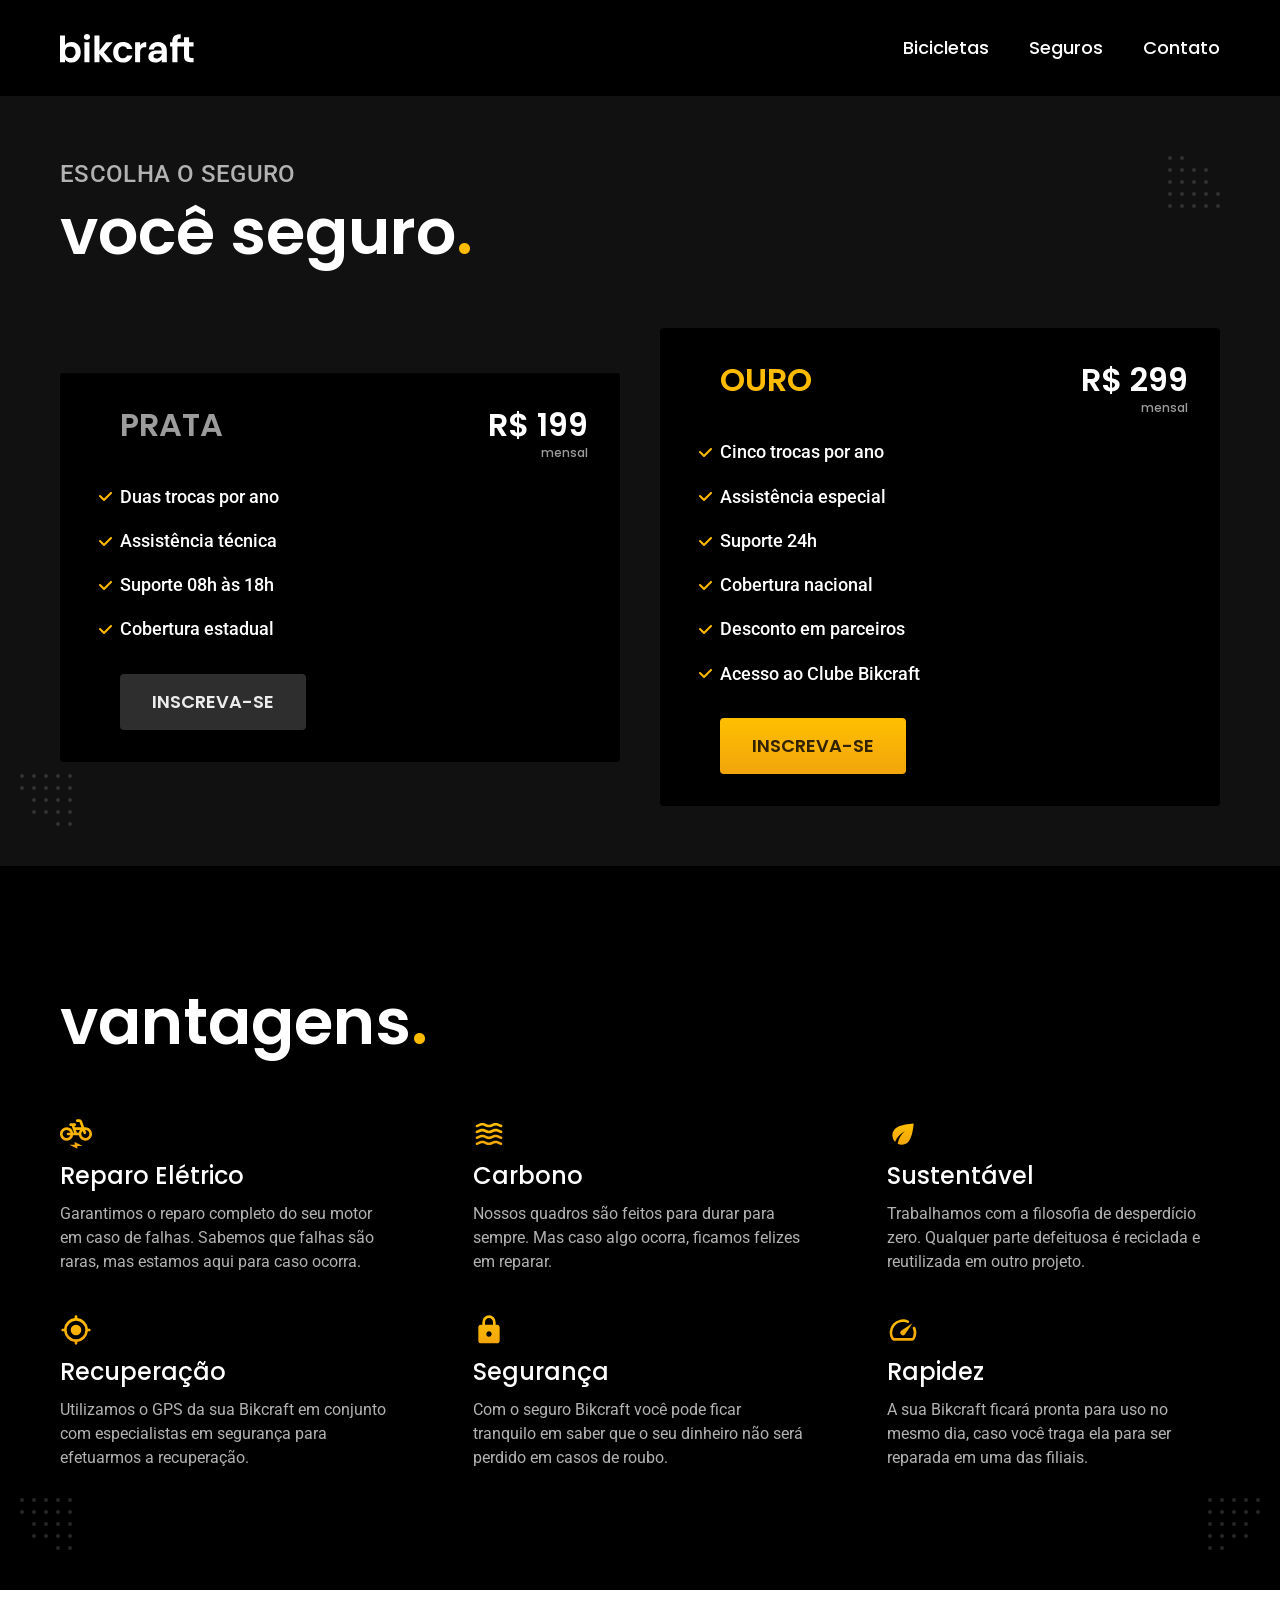
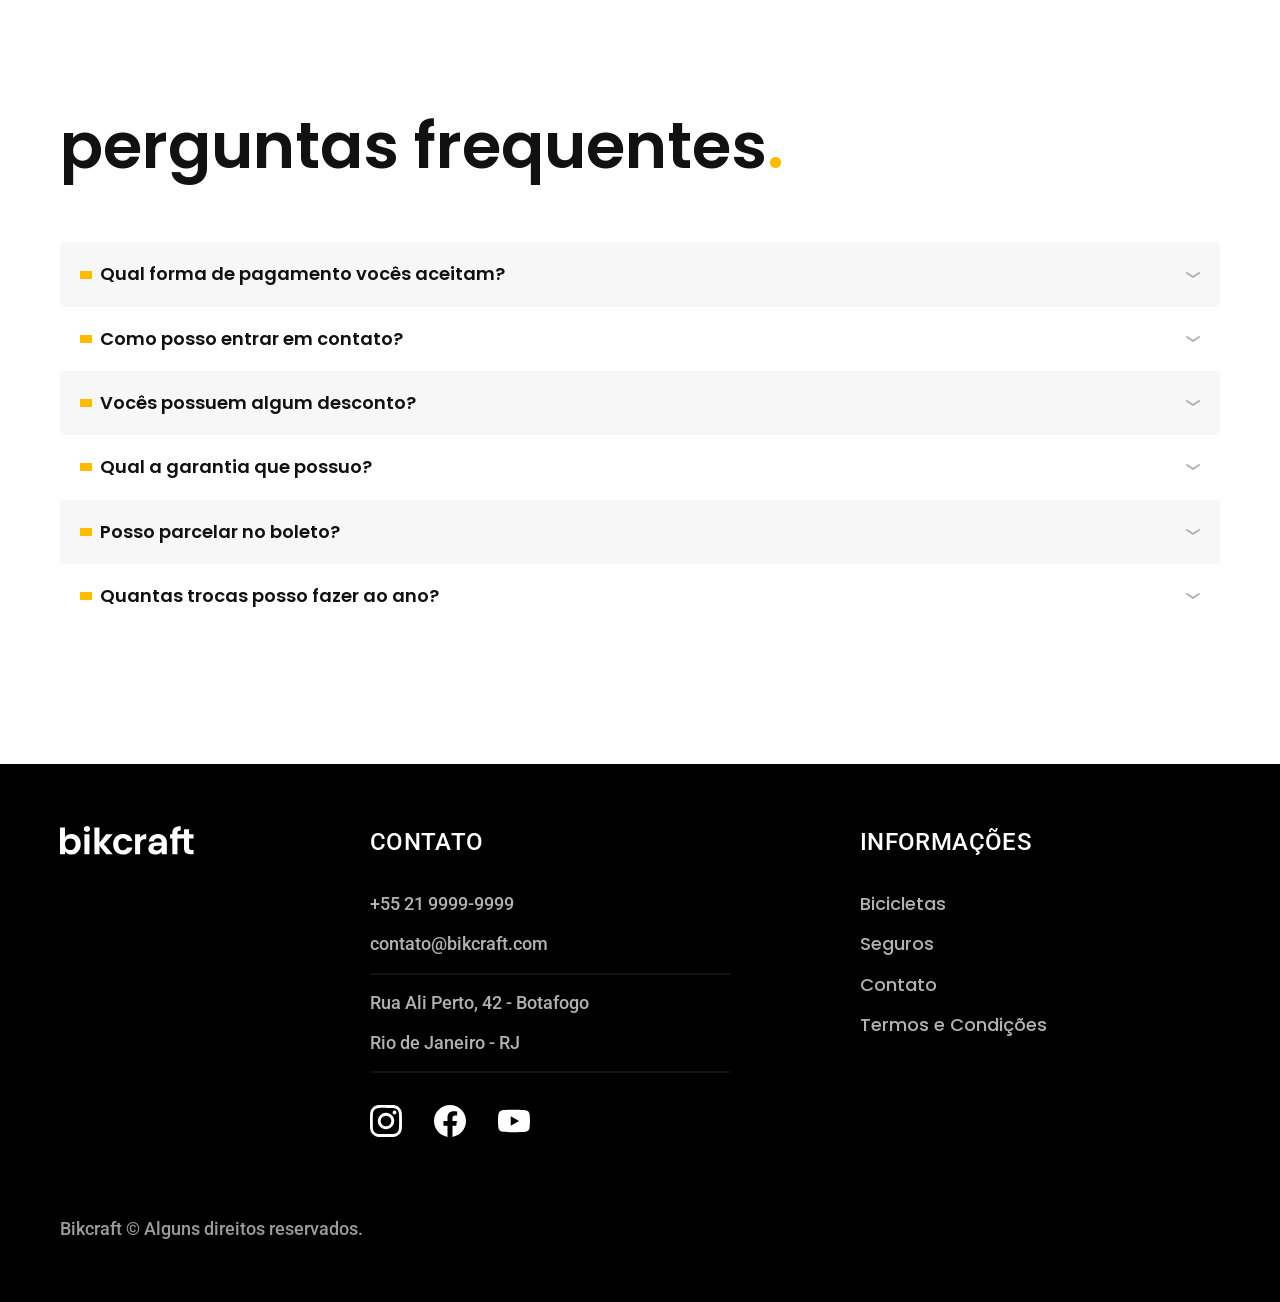
<file: seguro.html>
<!DOCTYPE html>
<html lang="pt-br">

<head>
  <meta charset="UTF-8">
  <meta name="viewport" content="width=device-width, initial-scale=1.0">
  <title>Seguros | Bikcraft</title>
  <meta name="description" content="Bicicletas elétricas de alta precisão e qualidade,  feitas sob medida para o cliente. Explore o mundo na sua velocidade com a Bikcraft.">

  <link rel="icon" href="./favicon.svg" type="image/svg+xml">

  <link href="./css/style.css" rel="preload" as="style">
  <link href="./css/style.css" rel="stylesheet">

  <link rel="preconnect" href="https://fonts.googleapis.com">
  <link rel="preconnect" href="https://fonts.gstatic.com" crossorigin>
  <link href="https://fonts.googleapis.com/css2?family=Merriweather:ital,wght@1,900&family=Poppins:wght@500;600&family=Roboto:wght@400;500&display=swap" rel="stylesheet">
</head>

<body id="seguros">
  <header class="header-bg">
    <div class="header container">
      <a href="./">
        <img src="./img/bikcraft.svg" alt="Bikcraft" width="136" height="32">
      </a>
      <nav aria-label="primaria">
        <ul class="header-menu font-1-m cor-0">
          <li><a href="./bicicletas.html">Bicicletas</a></li>
          <li><a href="./seguros.html">Seguros</a></li>
          <li><a href="./contato.html">Contato</a></li>
        </ul>
      </nav>
    </div>
  </header>

  <main class="seguros-bg">
    <div class="titulo">
      <div class="container">
        <p class="font-2-l-b cor-5">Escolha o seguro</p>
        <h1 class="font-1-xxl cor-0">você seguro<span class="cor-p1">.</span></h1>
      </div>
    </div>

    <div class="seguros container">
      <div class="seguros-item">
        <h3 class="font-1-xl cor-6">PRATA</h3>
        <span class="font-1-xl cor-0">R$ 199 <span class="font-1-xs cor-6">mensal</span></span>
        <ul class="font-2-m cor-0">
          <li>Duas trocas por ano</li>
          <li>Assistência técnica</li>
          <li>Suporte 08h às 18h</li>
          <li>Cobertura estadual</li>
        </ul>
        <a class="botao secundario" href="./orcamento.html?tipo=seguro&produto=prata">Inscreva-se</a>
      </div>
      <div class="seguros-item">
        <h3 class="font-1-xl cor-p1">OURO</h3>
        <span class="font-1-xl cor-0">R$ 299 <span class="font-1-xs cor-6">mensal</span></span>
        <ul class="font-2-m cor-0">
          <li>Cinco trocas por ano</li>
          <li>Assistência especial</li>
          <li>Suporte 24h</li>
          <li>Cobertura nacional</li>
          <li>Desconto em parceiros</li>
          <li>Acesso ao Clube Bikcraft</li>
        </ul>
        <a class="botao" href="./orcamento.html?tipo=seguro&produto=ouro">Inscreva-se</a>
      </div>
    </div>
  </main>

  <article class="vantagens-bg">
    <div class="vantagens container">
      <h2 class="font-1-xxl cor-0">vantagens<span class="cor-p1">.</span></h2>
      <ul>
        <li>
          <img src="./img/icones/eletrica.svg" alt="">
          <h3 class="font-1-l cor-0">Reparo Elétrico</h3>
          <p class="font-2-s cor-5">Garantimos o reparo completo do seu motor em caso de falhas. Sabemos que falhas são raras, mas estamos aqui para caso ocorra.</p>
        </li>
        <li>
          <img src="./img/icones/carbono.svg" alt="">
          <h3 class="font-1-l cor-0">Carbono</h3>
          <p class="font-2-s cor-5">Nossos quadros são feitos para durar para sempre. Mas caso algo ocorra, ficamos felizes em reparar.</p>
        </li>
        <li>
          <img src="./img/icones/sustentavel.svg" alt="">
          <h3 class="font-1-l cor-0">Sustentável</h3>
          <p class="font-2-s cor-5">Trabalhamos com a filosofia de desperdício zero. Qualquer parte defeituosa é reciclada e reutilizada em outro projeto.</p>
        </li>
        <li>
          <img src="./img/icones/rastreador.svg" alt="">
          <h3 class="font-1-l cor-0">Recuperação</h3>
          <p class="font-2-s cor-5">Utilizamos o GPS da sua Bikcraft em conjunto com especialistas em segurança para efetuarmos a recuperação.</p>
        </li>
        <li>
          <img src="./img/icones/seguro.svg" alt="">
          <h3 class="font-1-l cor-0">Segurança</h3>
          <p class="font-2-s cor-5">Com o seguro Bikcraft você pode ficar tranquilo em saber que o seu dinheiro não será perdido em casos de roubo.</p>
        </li>
        <li>
          <img src="./img/icones/velocidade.svg" alt="">
          <h3 class="font-1-l cor-0">Rapidez</h3>
          <p class="font-2-s cor-5">A sua Bikcraft ficará pronta para uso no mesmo dia, caso você traga ela para ser reparada em uma das filiais.</p>
        </li>
      </ul>
    </div>
  </article>

  <article class="perguntas container">
    <h2 class="font-1-xxl">perguntas frequentes<span class="cor-p1">.</span></h2>
    <dl>
      <div>
        <dt class="font-1-m-b">Qual forma de pagamento vocês aceitam?</dt>
        <dd class="font-2-s cor-9">Aceitamos pagamentos parcelados em todos os cartões de crédito. Para pagamentos à vista também aceitarmos PIX e Boleto através do PagSeguro.</dd>
      </div>
      <div>
        <dt class="font-1-m-b">Como posso entrar em contato?</dt>
        <dd class="font-2-s cor-9">Aceitamos pagamentos parcelados em todos os cartões de crédito. Para pagamentos à vista também aceitarmos PIX e Boleto através do PagSeguro.</dd>
      </div>
      <div>
        <dt class="font-1-m-b">Vocês possuem algum desconto?</dt>
        <dd class="font-2-s cor-9">Aceitamos pagamentos parcelados em todos os cartões de crédito. Para pagamentos à vista também aceitarmos PIX e Boleto através do PagSeguro.</dd>
      </div>
      <div>
        <dt class="font-1-m-b">Qual a garantia que possuo?</dt>
        <dd class="font-2-s cor-9">Aceitamos pagamentos parcelados em todos os cartões de crédito. Para pagamentos à vista também aceitarmos PIX e Boleto através do PagSeguro.</dd>
      </div>
      <div>
        <dt class="font-1-m-b">Posso parcelar no boleto?</dt>
        <dd class="font-2-s cor-9">Aceitamos pagamentos parcelados em todos os cartões de crédito. Para pagamentos à vista também aceitarmos PIX e Boleto através do PagSeguro.</dd>
      </div>
      <div>
        <dt class="font-1-m-b">Quantas trocas posso fazer ao ano?</dt>
        <dd class="font-2-s cor-9">Aceitamos pagamentos parcelados em todos os cartões de crédito. Para pagamentos à vista também aceitarmos PIX e Boleto através do PagSeguro.</dd>
      </div>
    </dl>
  </article>

  <footer class="footer-bg">
    <div class="footer container">
      <img src="./img/bikcraft.svg" alt="Bikcraft">
      <div class="footer-contato">
        <h3 class="font-2-l-b cor-0">Contato</h3>
        <ul class="font-2-m cor-5">
          <li>+55 21 9999-9999</li>
          <li>contato@bikcraft.com</li>
          <li>Rua Ali Perto, 42 - Botafogo</li>
          <li>Rio de Janeiro - RJ</li>
        </ul>
        <div class="footer-redes">
          <a href="./"><img src="./img/redes/instagram.svg" alt="Instagram"></a>
          <a href="./"><img src="./img/redes/facebook.svg" alt="Facebook"></a>
          <a href="./"><img src="./img/redes/youtube.svg" alt="Youtube"></a>
        </div>
      </div>
      <div class="footer-informacoes">
        <h3 class="font-2-l-b cor-0">Informações</h3>
        <nav>
          <ul class="font-1-m cor-5">
            <li><a href="./bicicletas.html">Bicicletas</a></li>
            <li><a href="./seguros.html">Seguros</a></li>
            <li><a href="./contato.html">Contato</a></li>
            <li><a href="./termos.html">Termos e Condições</a></li>
          </ul>
        </nav>
      </div>
      <p class="font-2-m cor-6 footer-copy">Bikcraft © Alguns direitos reservados.</p>
    </div>
  </footer>

  <script src="./js/script.js"></script>
</body>

</html>
</file>
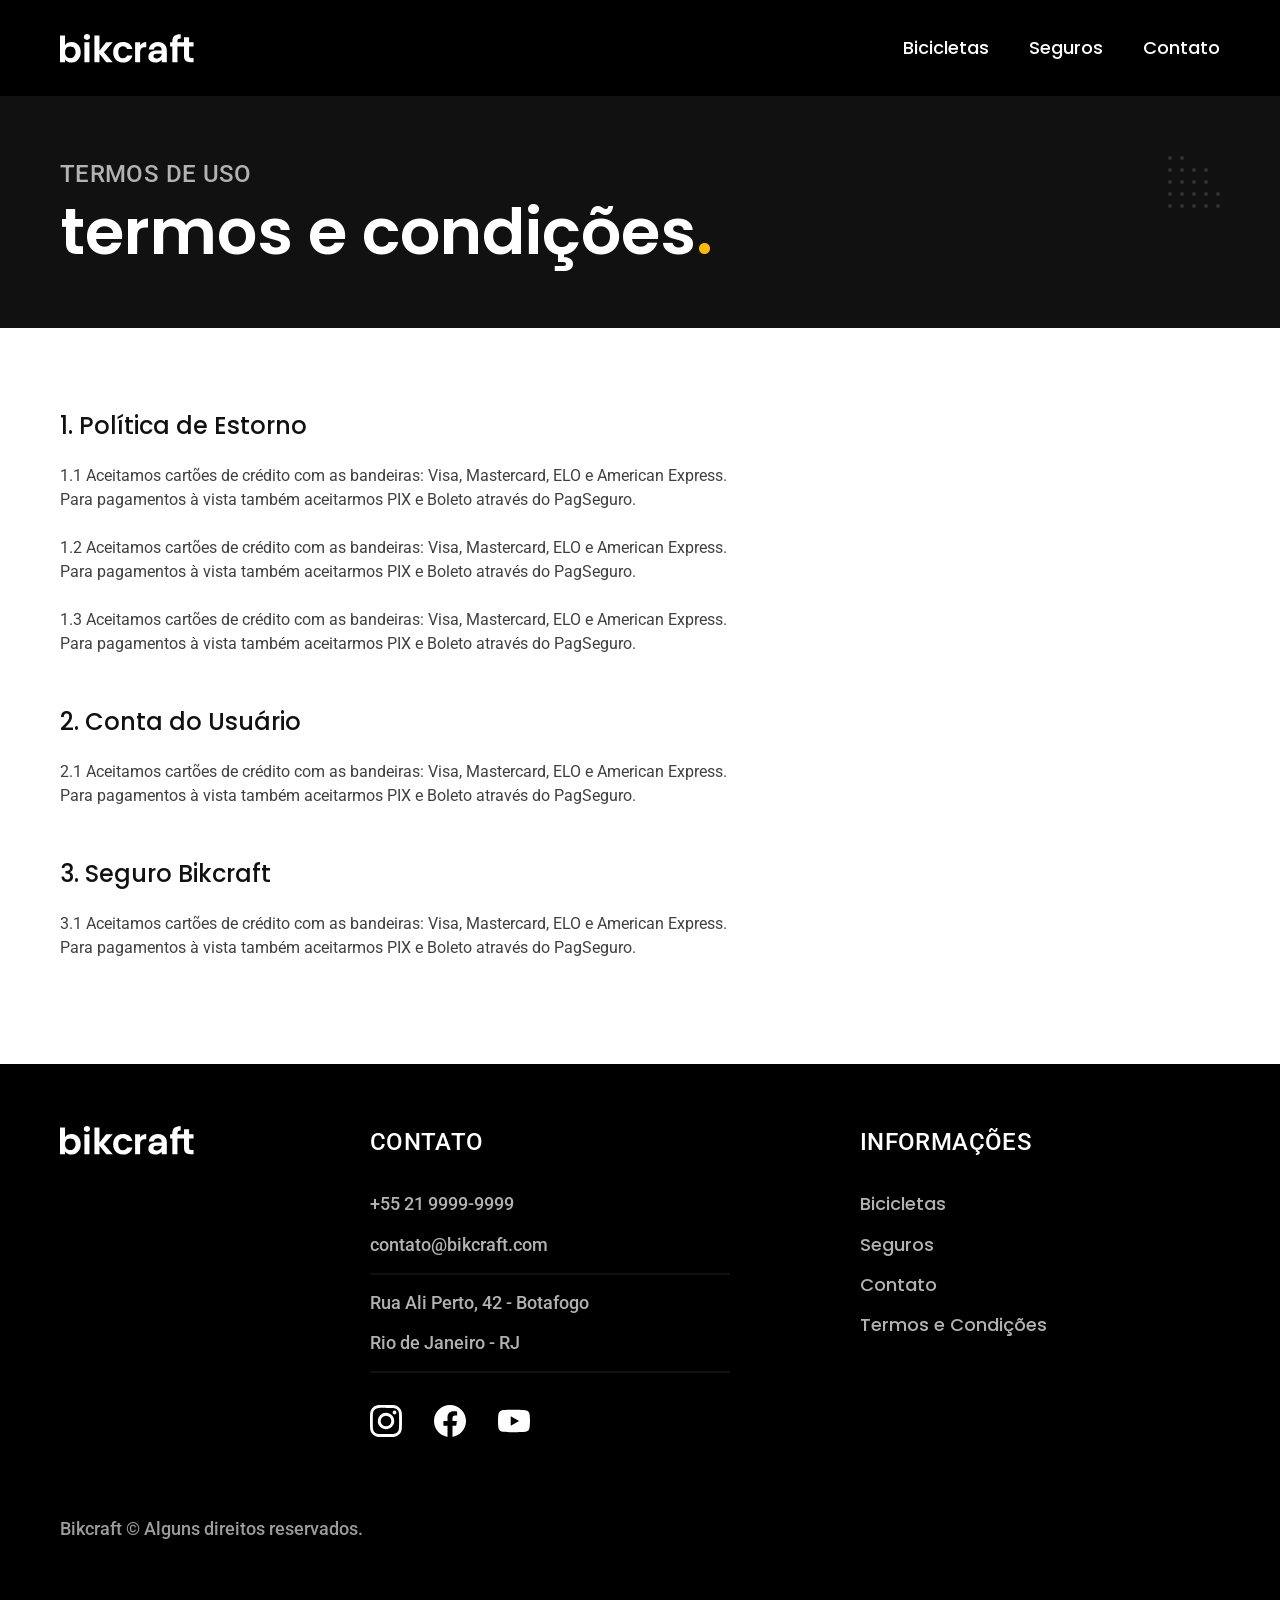
<file: termos.html>
<!DOCTYPE html>
<html lang="pt-br">

<head>
  <meta charset="UTF-8">
  <meta name="viewport" content="width=device-width, initial-scale=1.0">
  <title>Termos e Condições | Bikcraft</title>
  <meta name="description" content="Bicicletas elétricas de alta precisão e qualidade,  feitas sob medida para o cliente. Explore o mundo na sua velocidade com a Bikcraft.">

  <link rel="icon" href="./favicon.svg" type="image/svg+xml">

  <link href="./css/style.css" rel="preload" as="style">
  <link href="./css/style.css" rel="stylesheet">

  <link rel="preconnect" href="https://fonts.googleapis.com">
  <link rel="preconnect" href="https://fonts.gstatic.com" crossorigin>
  <link href="https://fonts.googleapis.com/css2?family=Merriweather:ital,wght@1,900&family=Poppins:wght@500;600&family=Roboto:wght@400;500&display=swap" rel="stylesheet">
</head>

<body id="termos">
  <header class="header-bg">
    <div class="header container">
      <a href="./">
        <img src="./img/bikcraft.svg" alt="Bikcraft" width="136" height="32">
      </a>
      <nav aria-label="primaria">
        <ul class="header-menu font-1-m cor-0">
          <li><a href="./bicicletas.html">Bicicletas</a></li>
          <li><a href="./seguros.html">Seguros</a></li>
          <li><a href="./contato.html">Contato</a></li>
        </ul>
      </nav>
    </div>
  </header>

  <main>
    <div class="titulo">
      <div class="container">
        <p class="font-2-l-b cor-5">Termos de uso</p>
        <h1 class="font-1-xxl cor-0">termos e condições<span class="cor-p1">.</span></h1>
      </div>
    </div>

    <div class="termos font-2-s cor-10 container">
      <h2 class="font-1-l cor-11">1. Política de Estorno</h2>
      <p>1.1 Aceitamos cartões de crédito com as bandeiras: Visa, Mastercard, ELO e American Express. Para pagamentos à vista também aceitarmos PIX e Boleto através do PagSeguro.</p>
      <p>1.2 Aceitamos cartões de crédito com as bandeiras: Visa, Mastercard, ELO e American Express. Para pagamentos à vista também aceitarmos PIX e Boleto através do PagSeguro.</p>
      <p>1.3 Aceitamos cartões de crédito com as bandeiras: Visa, Mastercard, ELO e American Express. Para pagamentos à vista também aceitarmos PIX e Boleto através do PagSeguro.</p>
      <h2 class="font-1-l cor-11">2. Conta do Usuário</h2>
      <p>2.1 Aceitamos cartões de crédito com as bandeiras: Visa, Mastercard, ELO e American Express. Para pagamentos à vista também aceitarmos PIX e Boleto através do PagSeguro.</p>
      <h2 class="font-1-l cor-11">3. Seguro Bikcraft</h2>
      <p>3.1 Aceitamos cartões de crédito com as bandeiras: Visa, Mastercard, ELO e American Express. Para pagamentos à vista também aceitarmos PIX e Boleto através do PagSeguro.</p>
    </div>
  </main>

  <footer class="footer-bg">
    <div class="footer container">
      <img src="./img/bikcraft.svg" alt="Bikcraft">
      <div class="footer-contato">
        <h3 class="font-2-l-b cor-0">Contato</h3>
        <ul class="font-2-m cor-5">
          <li>+55 21 9999-9999</li>
          <li>contato@bikcraft.com</li>
          <li>Rua Ali Perto, 42 - Botafogo</li>
          <li>Rio de Janeiro - RJ</li>
        </ul>
        <div class="footer-redes">
          <a href="./"><img src="./img/redes/instagram.svg" alt="Instagram"></a>
          <a href="./"><img src="./img/redes/facebook.svg" alt="Facebook"></a>
          <a href="./"><img src="./img/redes/youtube.svg" alt="Youtube"></a>
        </div>
      </div>
      <div class="footer-informacoes">
        <h3 class="font-2-l-b cor-0">Informações</h3>
        <nav>
          <ul class="font-1-m cor-5">
            <li><a href="./bicicletas.html">Bicicletas</a></li>
            <li><a href="./seguros.html">Seguros</a></li>
            <li><a href="./contato.html">Contato</a></li>
            <li><a href="./termos.html">Termos e Condições</a></li>
          </ul>
        </nav>
      </div>
      <p class="font-2-m cor-6 footer-copy">Bikcraft © Alguns direitos reservados.</p>
    </div>
  </footer>

  <script src="./js/script.js"></script>
</body>

</html>
</file>
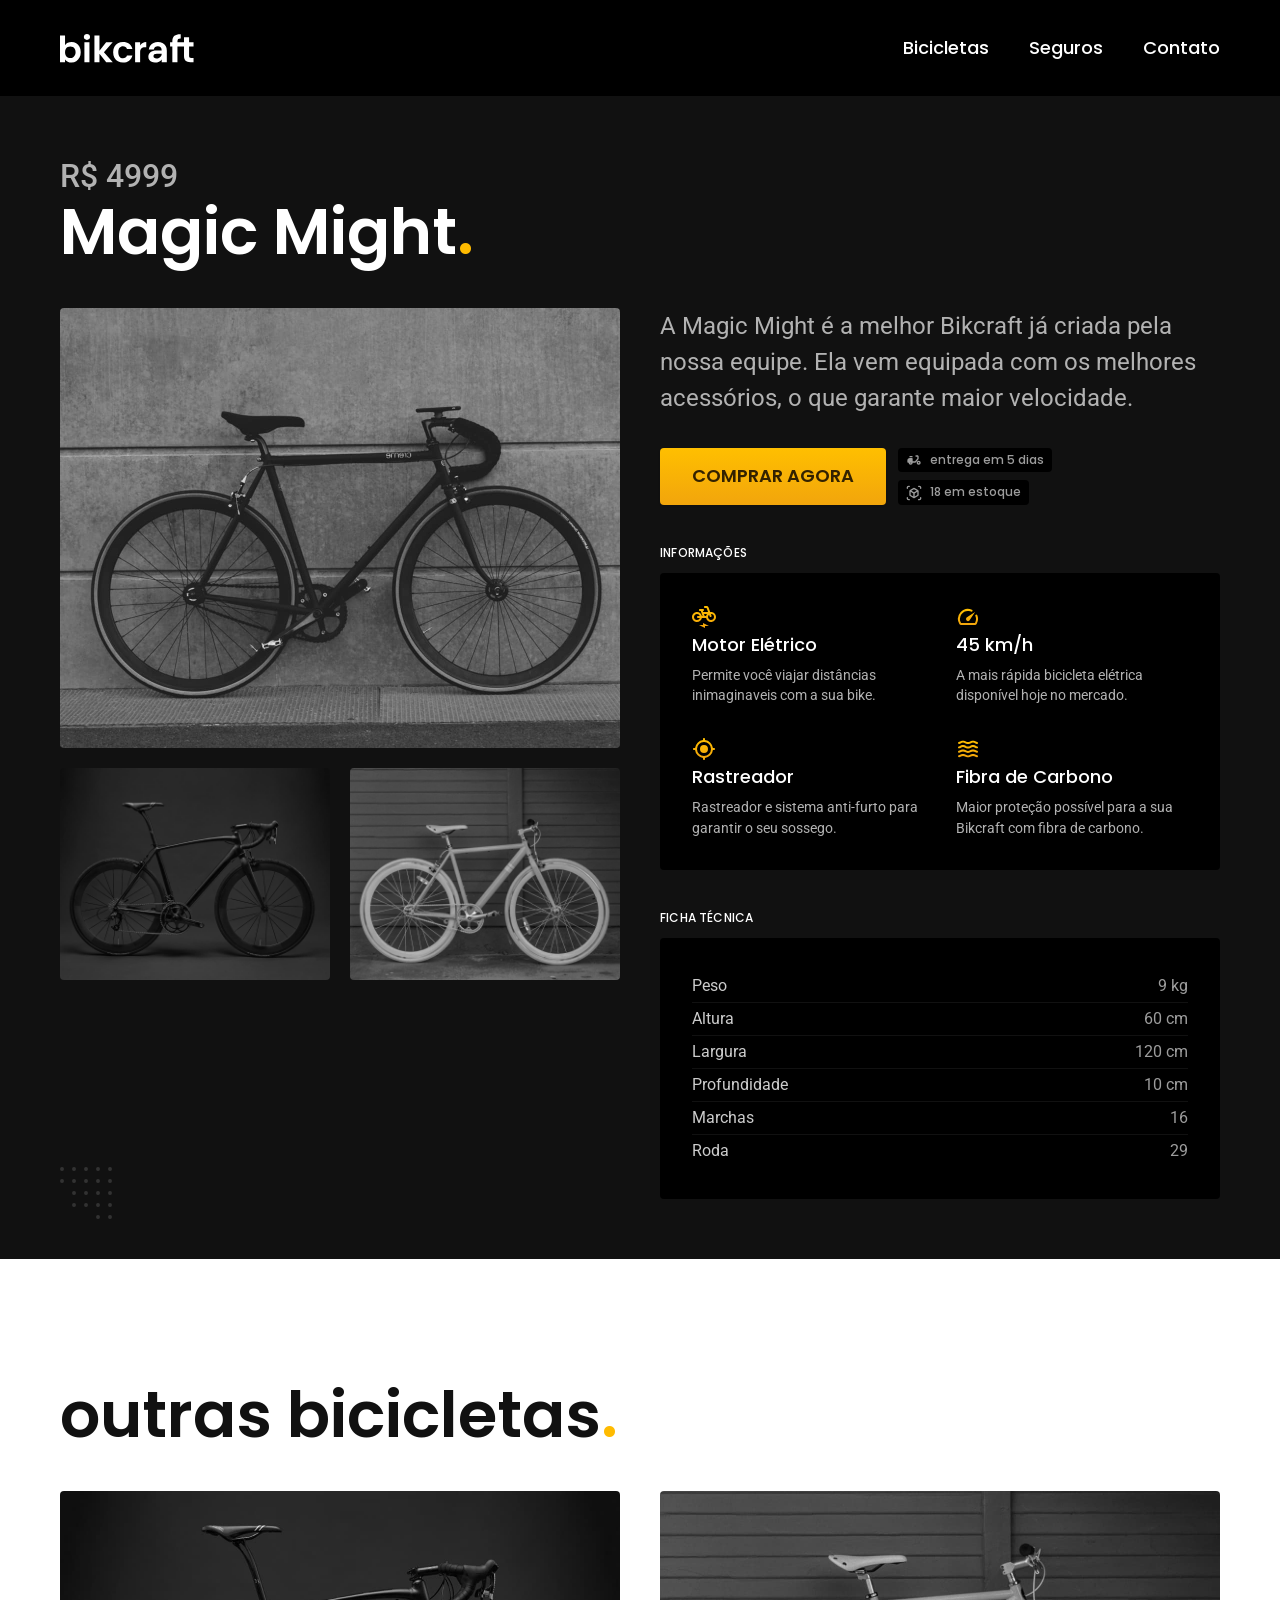
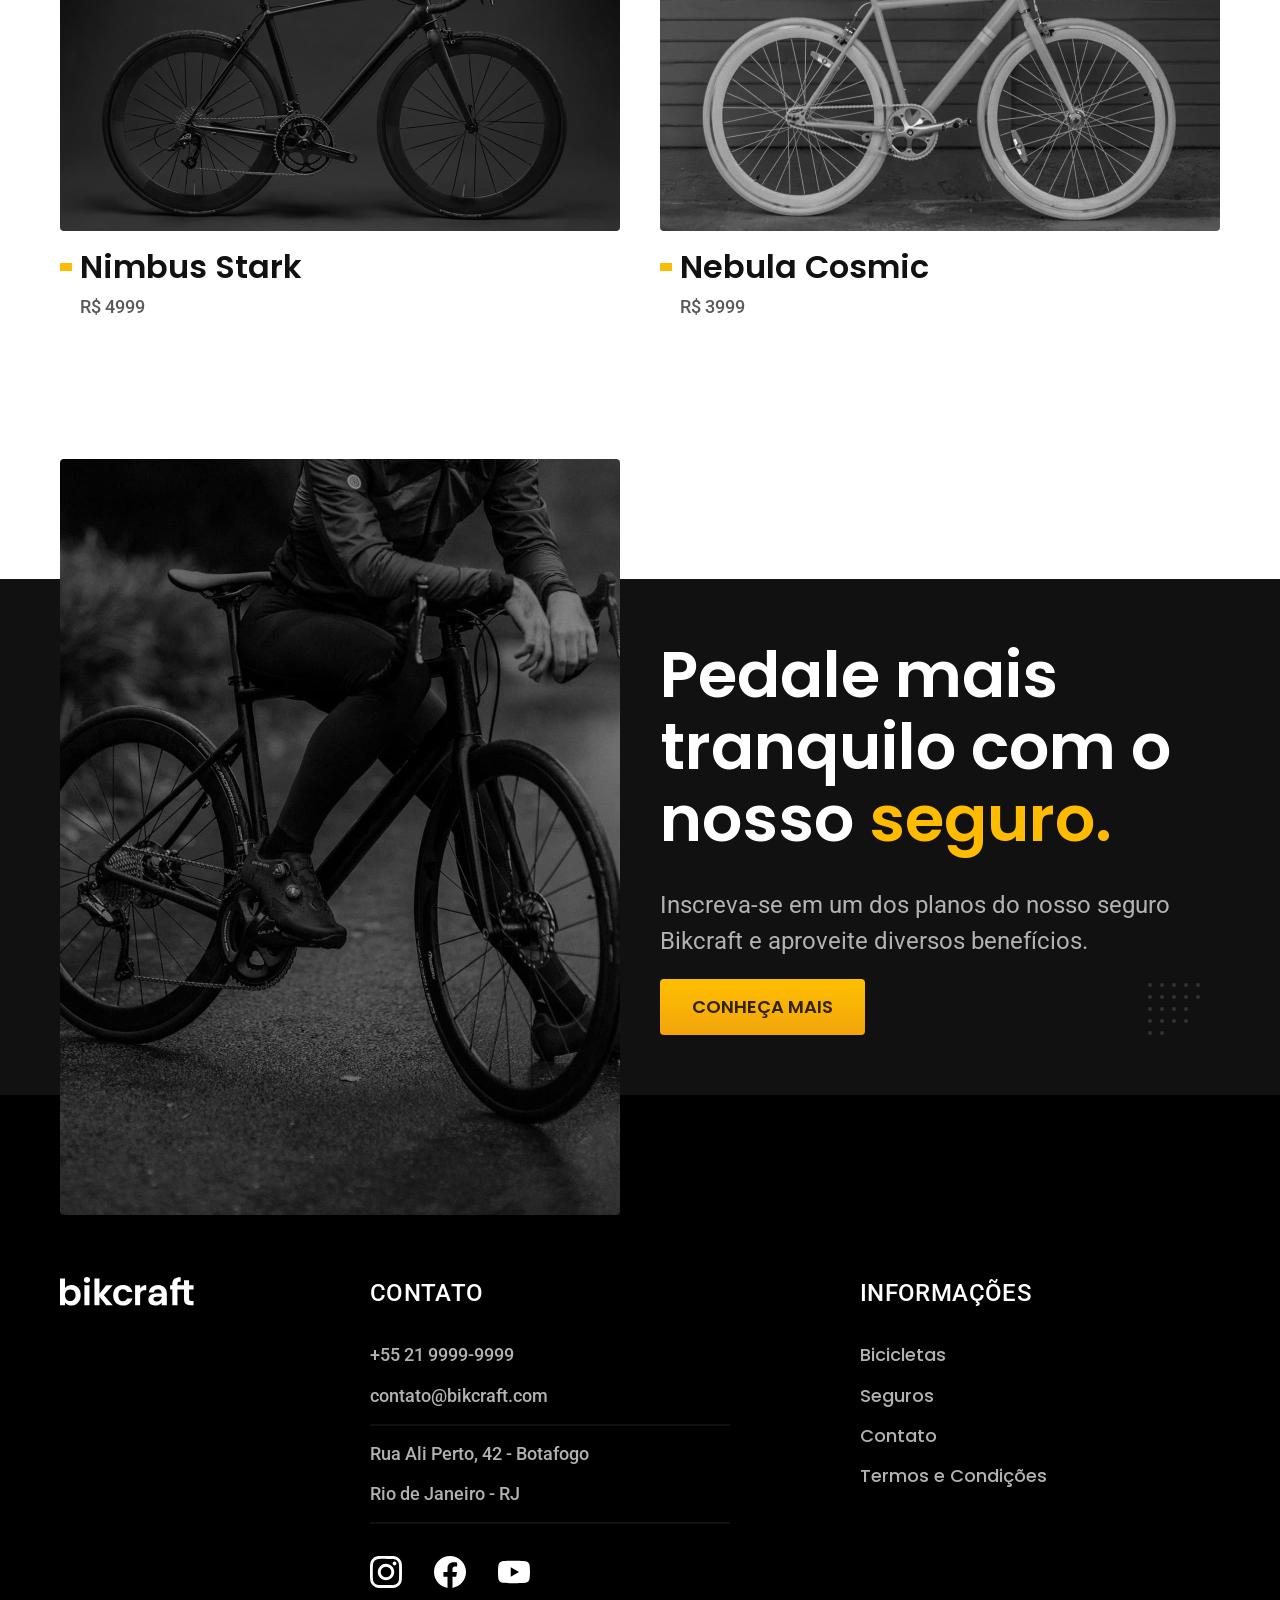
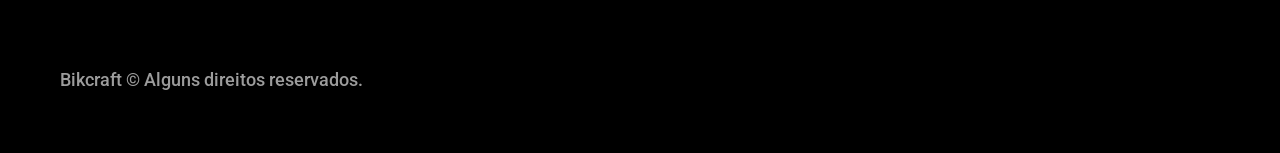
<file: bicicletas/magic.html>
<!DOCTYPE html>
<html lang="pt-br">

<head>
  <meta charset="UTF-8">
  <meta name="viewport" content="width=device-width, initial-scale=1.0">
  <title>Magic | Bikcraft</title>
  <meta name="description" content="Bicicletas elétricas de alta precisão e qualidade, feitas sob medida para o cliente. Explore o mundo na sua velocidade com a Bikcraft.">

  <link rel="icon" href="./favicon.svg" type="image/svg+xml">

  <link href="../css/style.css" rel="preload" as="style">
  <link href="../css/style.css" rel="stylesheet">

  <link rel="preconnect" href="https://fonts.googleapis.com">
  <link rel="preconnect" href="https://fonts.gstatic.com" crossorigin>
  <link href="https://fonts.googleapis.com/css2?family=Merriweather:ital,wght@1,900&family=Poppins:wght@500;600&family=Roboto:wght@400;500&display=swap" rel="stylesheet">
</head>

<body id="bicicleta">
  <header class="header-bg">
    <div class="header container">
      <a href="../">
        <img src="../img/bikcraft.svg" alt="Bikcraft" width="136" height="32">
      </a>
      <nav aria-label="primaria">
        <ul class="header-menu font-1-m cor-0">
          <li><a href="../bicicletas.html">Bicicletas</a></li>
          <li><a href="../seguros.html">Seguros</a></li>
          <li><a href="../contato.html">Contato</a></li>
        </ul>
      </nav>
    </div>
  </header>

  <main class="bicicleta-bg">
    <div class="bicicleta container">
      <div class="bicicleta-titulo">
        <span class="font-2-xl cor-5">R$ 4999</span>
        <h1 class="font-1-xxl cor-0">Magic Might<span class="cor-p1">.</span></h1>
      </div>
      <div class="bicicleta-imagens">
        <img src="../img/bicicleta/nimbus2.jpg" alt="Bicicleta preta" width="560" height="440">
        <img src="../img/bicicleta/nimbus1.jpg" alt="Bicicleta preta" width="560" height="440">
        <img src="../img/bicicleta/nimbus3.jpg" alt="Bicicleta branca" width="560" height="440">
      </div>
      <div class="bicicleta-conteudo">
        <p class="font-2-l cor-5">A Magic Might é a melhor Bikcraft já criada pela nossa equipe. Ela vem equipada com os melhores acessórios, o que garante maior velocidade.</p>
        <div class="bicicleta-comprar">
          <a class="botao" href="../orcamento.html?tipo=bikcraft&produto=magic">Comprar Agora</a>
          <span class="font-1-xs cor-6"><img src="../img/icones/entrega.svg" alt=""> entrega em 5 dias</span>
          <span class="font-1-xs cor-6"><img src="../img/icones/estoque.svg" alt=""> 18 em estoque</span>
        </div>
        <h2 class="font-1-xs cor-0">Informações</h2>
        <ul class="bicicleta-informacoes">
          <li>
            <img src="../img/icones/eletrica.svg" alt="">
            <h3 class="font-1-m cor-0">Motor Elétrico</h3>
            <p class="font-2-xs cor-5">Permite você viajar distâncias inimaginaveis com a sua bike.</p>
          </li>
          <li>
            <img src="../img/icones/velocidade.svg" alt="">
            <h3 class="font-1-m cor-0">45 km/h</h3>
            <p class="font-2-xs cor-5">A mais rápida bicicleta elétrica disponível hoje no mercado.</p>
          </li>
          <li>
            <img src="../img/icones/rastreador.svg" alt="">
            <h3 class="font-1-m cor-0">Rastreador</h3>
            <p class="font-2-xs cor-5">Rastreador e sistema anti-furto para garantir o seu sossego.</p>
          </li>
          <li>
            <img src="../img/icones/carbono.svg" alt="">
            <h3 class="font-1-m cor-0">Fibra de Carbono</h3>
            <p class="font-2-xs cor-5">Maior proteção possível para a sua Bikcraft com fibra de carbono.</p>
          </li>
        </ul>
        <h2 class="font-1-xs cor-0">Ficha Técnica</h2>
        <ul class="bicicleta-ficha font-2-s cor-4">
          <li>Peso <span>9 kg</span></li>
          <li>Altura <span>60 cm</span></li>
          <li>Largura <span>120 cm</span></li>
          <li>Profundidade <span>10 cm</span></li>
          <li>Marchas <span>16</span></li>
          <li>Roda <span>29</span></li>
        </ul>
      </div>
    </div>
  </main>

  <article class="bicicletas-lista container">
    <h2 class="font-1-xxl">outras bicicletas<span class="cor-p1">.</span></h2>
    <ul>
      <li>
        <a href="./nimbus.html">
          <img src="../img/bicicletas/nimbus.jpg" alt="Bicicleta preta">
          <h3 class="font-1-xl">Nimbus Stark</h3>
          <span class="font-2-m cor-8">R$ 4999</span>
        </a>
      </li>
      <li>
        <a href="./nebula.html">
          <img src="../img/bicicletas/nebula.jpg" alt="Bicicleta branca">
          <h3 class="font-1-xl">Nebula Cosmic</h3>
          <span class="font-2-m cor-8">R$ 3999</span>
        </a>
      </li>
    </ul>
  </article>

  <article class="seguro-bg">
    <div class="seguro container">
      <div class="seguro-imagem">
        <img src="../img/fotos/seguros.jpg" alt="Pessoa parada em cima de uma bicicleta">
      </div>
      <div class="seguro-conteudo">
        <h2 class="font-1-xxl cor-0">Pedale mais tranquilo com o nosso <span class="cor-p1">seguro.</span></h2>
        <p class="font-2-l cor-5">Inscreva-se em um dos planos do nosso seguro Bikcraft e aproveite diversos benefícios.</p>
        <a class="botao" href="../seguros.html">Conheça Mais</a>
      </div>
    </div>
  </article>

  <footer class="footer-bg">
    <div class="footer container">
      <img src="../img/bikcraft.svg" alt="Bikcraft">
      <div class="footer-contato">
        <h3 class="font-2-l-b cor-0">Contato</h3>
        <ul class="font-2-m cor-5">
          <li>+55 21 9999-9999</li>
          <li>contato@bikcraft.com</li>
          <li>Rua Ali Perto, 42 - Botafogo</li>
          <li>Rio de Janeiro - RJ</li>
        </ul>
        <div class="footer-redes">
          <a href="./"><img src="../img/redes/instagram.svg" alt="Instagram"></a>
          <a href="./"><img src="../img/redes/facebook.svg" alt="Facebook"></a>
          <a href="./"><img src="../img/redes/youtube.svg" alt="Youtube"></a>
        </div>
      </div>
      <div class="footer-informacoes">
        <h3 class="font-2-l-b cor-0">Informações</h3>
        <nav>
          <ul class="font-1-m cor-5">
            <li><a href="../bicicletas.html">Bicicletas</a></li>
            <li><a href="../seguros.html">Seguros</a></li>
            <li><a href="../contato.html">Contato</a></li>
            <li><a href="../termos.html">Termos e Condições</a></li>
          </ul>
        </nav>
      </div>
      <p class="font-2-m cor-6 footer-copy">Bikcraft © Alguns direitos reservados.</p>
    </div>
  </footer>

  <script src="../js/script.js"></script>
</body>

</html>
</file>
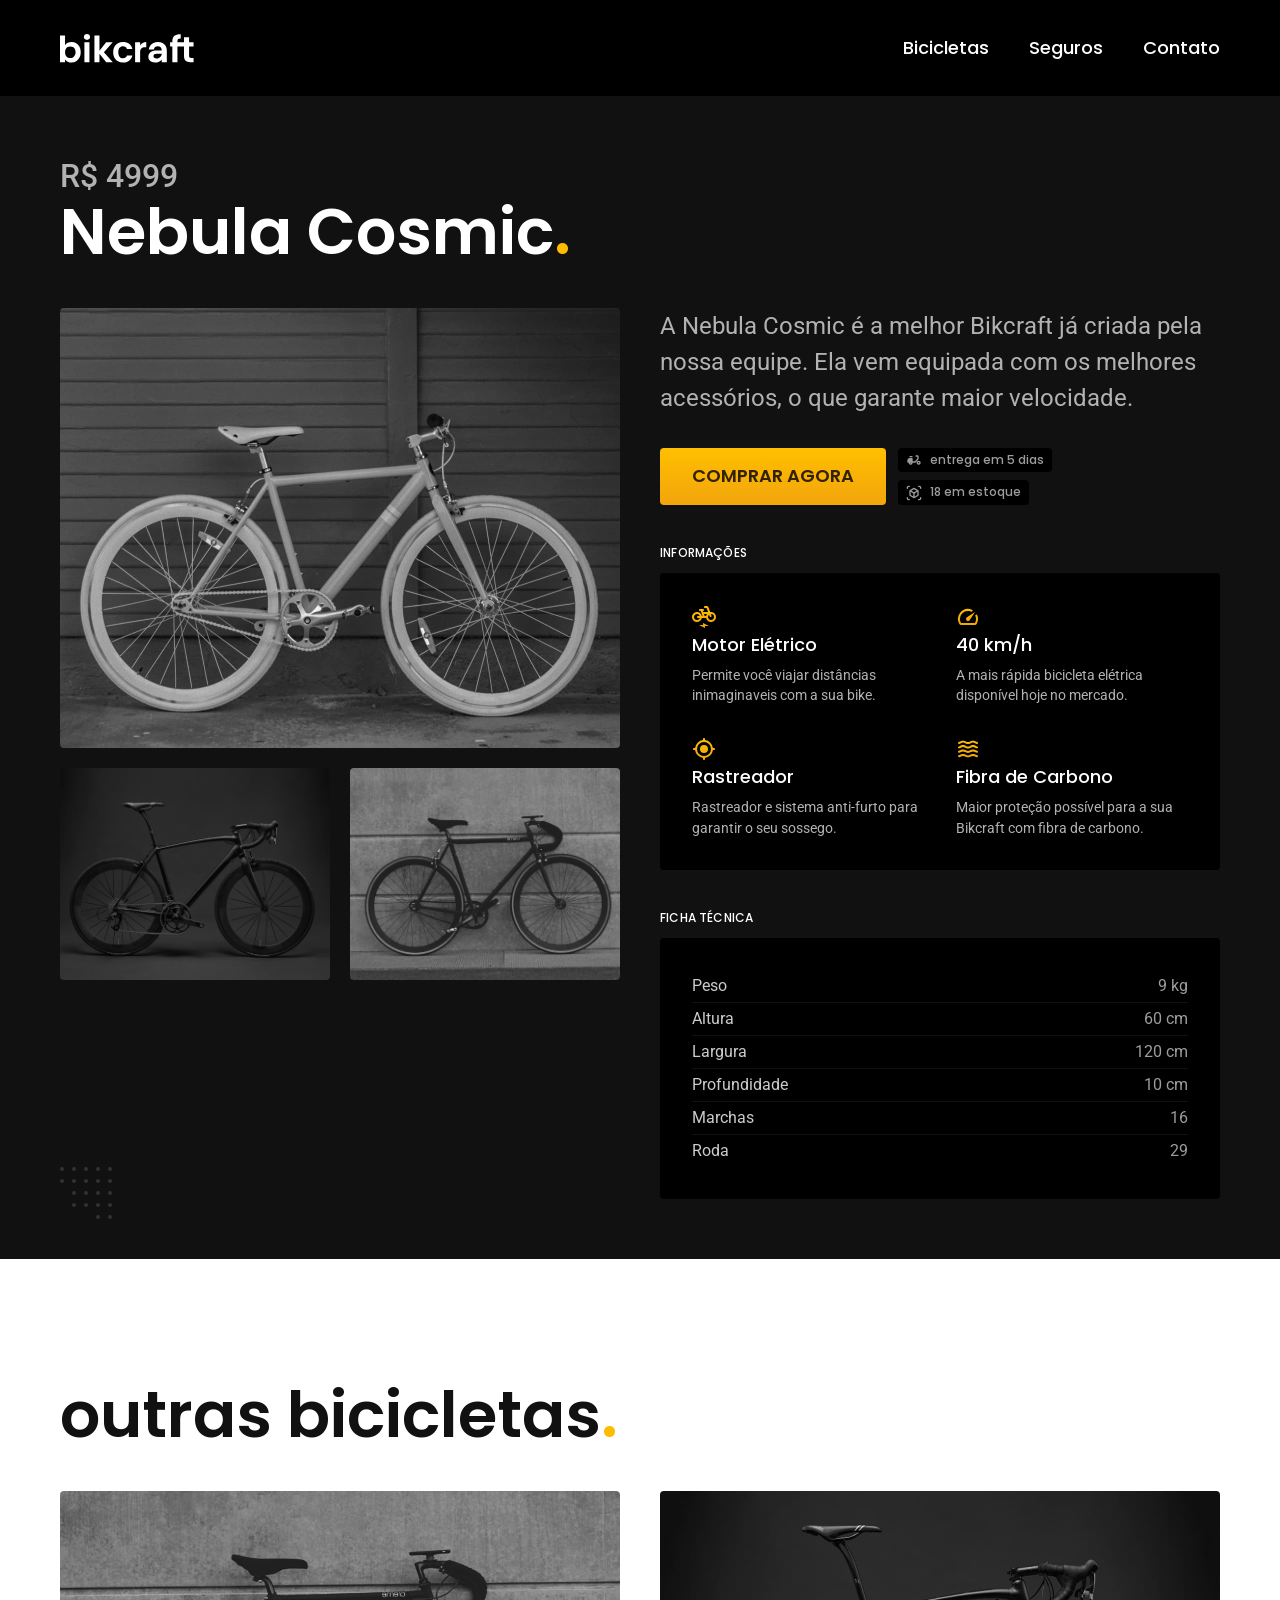
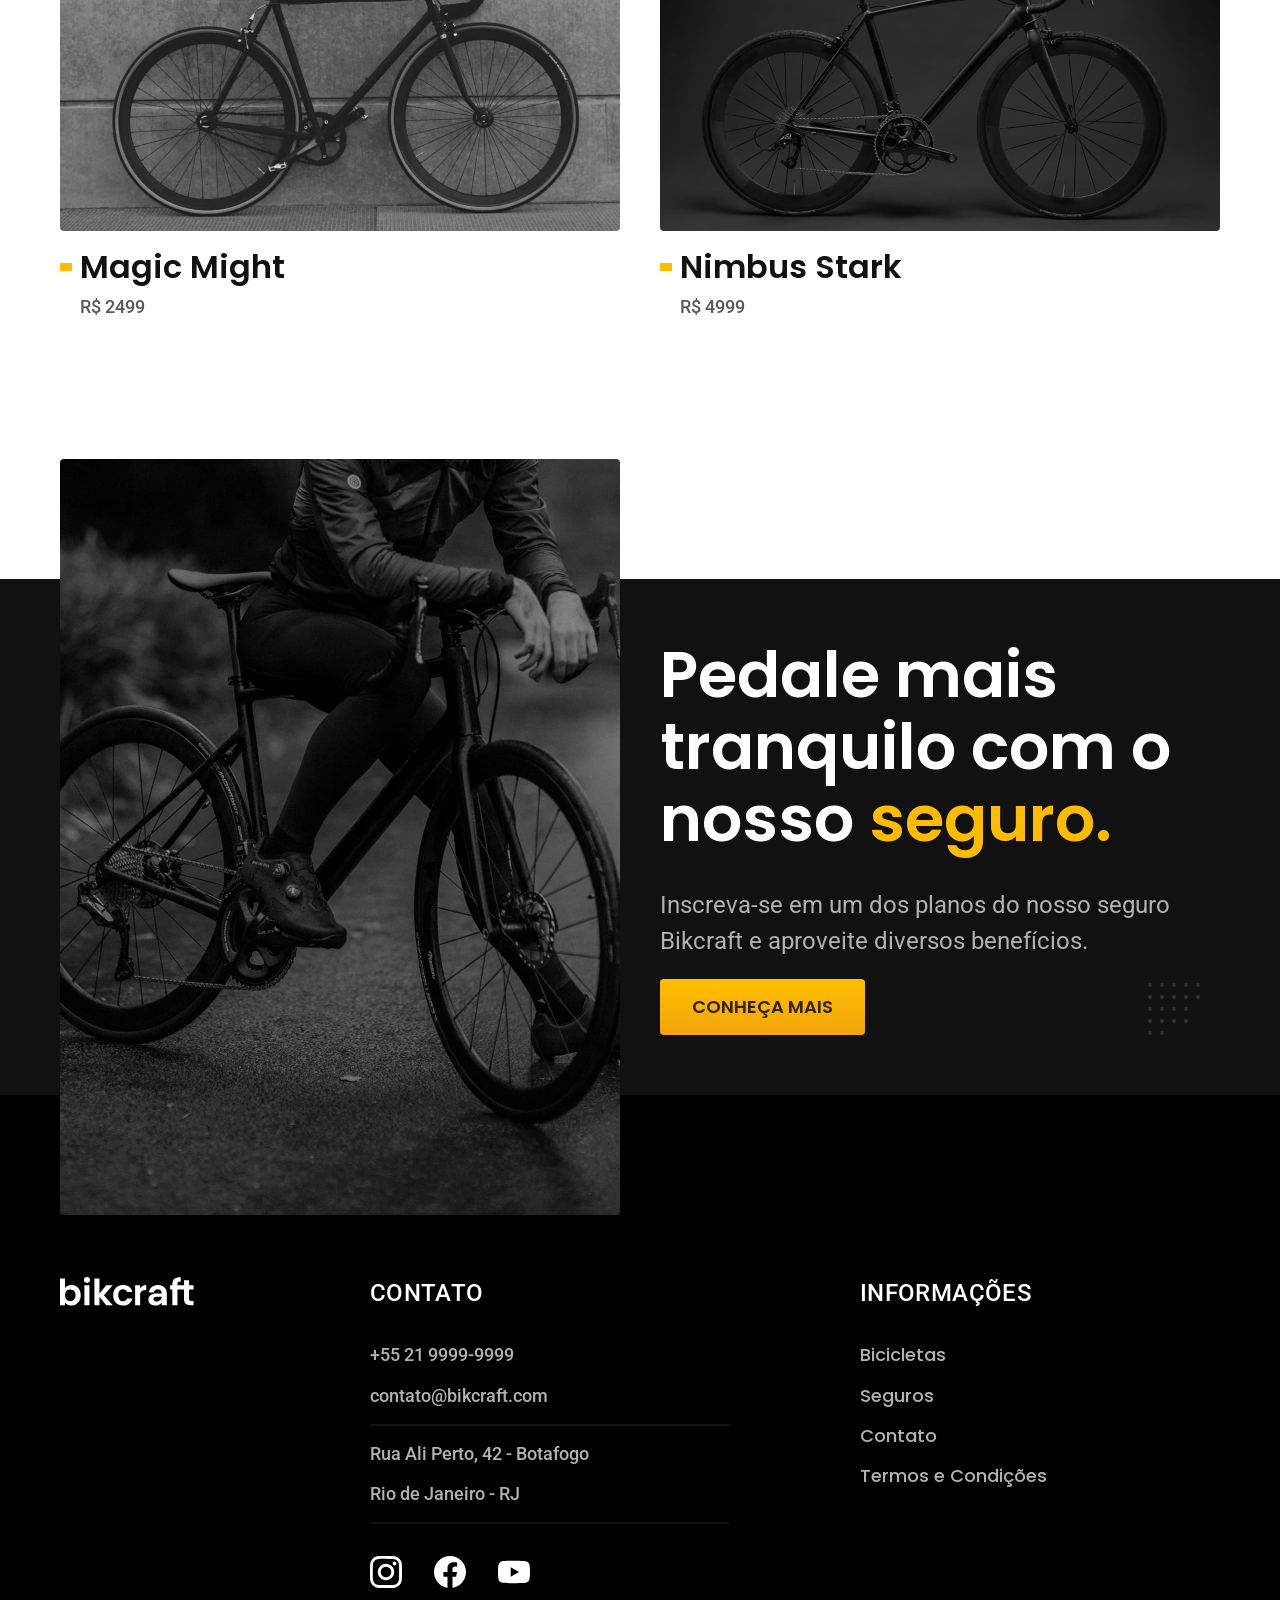
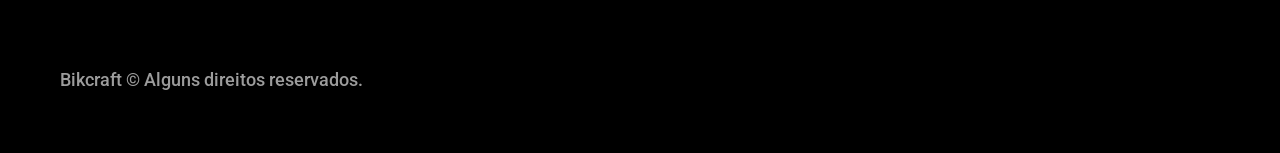
<file: bicicletas/nebula.html>
<!DOCTYPE html>
<html lang="pt-br">

<head>
  <meta charset="UTF-8">
  <meta name="viewport" content="width=device-width, initial-scale=1.0">
  <title>Nebula | Bikcraft</title>
  <meta name="description" content="Bicicletas elétricas de alta precisão e qualidade,  feitas sob medida para o cliente. Explore o mundo na sua velocidade com a Bikcraft.">

  <link rel="icon" href="./favicon.svg" type="image/svg+xml">

  <link href="../css/style.css" rel="preload" as="style">
  <link href="../css/style.css" rel="stylesheet">

  <link rel="preconnect" href="https://fonts.googleapis.com">
  <link rel="preconnect" href="https://fonts.gstatic.com" crossorigin>
  <link href="https://fonts.googleapis.com/css2?family=Merriweather:ital,wght@1,900&family=Poppins:wght@500;600&family=Roboto:wght@400;500&display=swap" rel="stylesheet">
</head>

<body id="bicicleta">
  <header class="header-bg">
    <div class="header container">
      <a href="../">
        <img src="../img/bikcraft.svg" alt="Bikcraft" width="136" height="32">
      </a>
      <nav aria-label="primaria">
        <ul class="header-menu font-1-m cor-0">
          <li><a href="../bicicletas.html">Bicicletas</a></li>
          <li><a href="../seguros.html">Seguros</a></li>
          <li><a href="../contato.html">Contato</a></li>
        </ul>
      </nav>
    </div>
  </header>

  <main class="bicicleta-bg">
    <div class="bicicleta container">
      <div class="bicicleta-titulo">
        <span class="font-2-xl cor-5">R$ 4999</span>
        <h1 class="font-1-xxl cor-0">Nebula Cosmic<span class="cor-p1">.</span></h1>
      </div>
      <div class="bicicleta-imagens">
        <img src="../img/bicicleta/nimbus3.jpg" alt="Bicicleta branca" width="560" height="440">
        <img src="../img/bicicleta/nimbus1.jpg" alt="Bicicleta preta" width="1120" height="880">
        <img src="../img/bicicleta/nimbus2.jpg" alt="Bicicleta preta" width="560" height="440">
      </div>
      <div class="bicicleta-conteudo">
        <p class="font-2-l cor-5">A Nebula Cosmic é a melhor Bikcraft já criada pela nossa equipe. Ela vem equipada com os melhores acessórios, o que garante maior velocidade.</p>
        <div class="bicicleta-comprar">
          <a class="botao" href="../orcamento.html?tipo=bikcraft&produto=nebula">Comprar Agora</a>
          <span class="font-1-xs cor-6"><img src="../img/icones/entrega.svg" alt=""> entrega em 5 dias</span>
          <span class="font-1-xs cor-6"><img src="../img/icones/estoque.svg" alt=""> 18 em estoque</span>
        </div>
        <h2 class="font-1-xs cor-0">Informações</h2>
        <ul class="bicicleta-informacoes">
          <li>
            <img src="../img/icones/eletrica.svg" alt="">
            <h3 class="font-1-m cor-0">Motor Elétrico</h3>
            <p class="font-2-xs cor-5">Permite você viajar distâncias inimaginaveis com a sua bike.</p>
          </li>
          <li>
            <img src="../img/icones/velocidade.svg" alt="">
            <h3 class="font-1-m cor-0">40 km/h</h3>
            <p class="font-2-xs cor-5">A mais rápida bicicleta elétrica disponível hoje no mercado.</p>
          </li>
          <li>
            <img src="../img/icones/rastreador.svg" alt="">
            <h3 class="font-1-m cor-0">Rastreador</h3>
            <p class="font-2-xs cor-5">Rastreador e sistema anti-furto para garantir o seu sossego.</p>
          </li>
          <li>
            <img src="../img/icones/carbono.svg" alt="">
            <h3 class="font-1-m cor-0">Fibra de Carbono</h3>
            <p class="font-2-xs cor-5">Maior proteção possível para a sua Bikcraft com fibra de carbono.</p>
          </li>
        </ul>
        <h2 class="font-1-xs cor-0">Ficha Técnica</h2>
        <ul class="bicicleta-ficha font-2-s cor-4">
          <li>Peso <span>9 kg</span></li>
          <li>Altura <span>60 cm</span></li>
          <li>Largura <span>120 cm</span></li>
          <li>Profundidade <span>10 cm</span></li>
          <li>Marchas <span>16</span></li>
          <li>Roda <span>29</span></li>
        </ul>
      </div>
    </div>
  </main>

  <article class="bicicletas-lista container">
    <h2 class="font-1-xxl">outras bicicletas<span class="cor-p1">.</span></h2>

    <ul>
      <li>
        <a href="./magic.html">
          <img src="../img/bicicletas/magic.jpg" alt="Bicicleta preta">
          <h3 class="font-1-xl">Magic Might</h3>
          <span class="font-2-m cor-8">R$ 2499</span>
        </a>
      </li>
      <li>
        <a href="./nimbus.html">
          <img src="../img/bicicletas/nimbus.jpg" alt="Bicicleta preta">
          <h3 class="font-1-xl">Nimbus Stark</h3>
          <span class="font-2-m cor-8">R$ 4999</span>
        </a>
      </li>
    </ul>
  </article>

  <article class="seguro-bg">
    <div class="seguro container">
      <div class="seguro-imagem">
        <img src="../img/fotos/seguros.jpg" alt="Pessoa parada em cima de uma bicicleta">
      </div>
      <div class="seguro-conteudo">
        <h2 class="font-1-xxl cor-0">Pedale mais tranquilo com o nosso <span class="cor-p1">seguro.</span></h2>
        <p class="font-2-l cor-5">Inscreva-se em um dos planos do nosso seguro Bikcraft e aproveite diversos benefícios.</p>
        <a class="botao" href="../seguros.html">Conheça Mais</a>
      </div>
    </div>
  </article>

  <footer class="footer-bg">
    <div class="footer container">
      <img src="../img/bikcraft.svg" alt="Bikcraft">
      <div class="footer-contato">
        <h3 class="font-2-l-b cor-0">Contato</h3>
        <ul class="font-2-m cor-5">
          <li>+55 21 9999-9999</li>
          <li>contato@bikcraft.com</li>
          <li>Rua Ali Perto, 42 - Botafogo</li>
          <li>Rio de Janeiro - RJ</li>
        </ul>
        <div class="footer-redes">
          <a href="./"><img src="../img/redes/instagram.svg" alt="Instagram"></a>
          <a href="./"><img src="../img/redes/facebook.svg" alt="Facebook"></a>
          <a href="./"><img src="../img/redes/youtube.svg" alt="Youtube"></a>
        </div>
      </div>
      <div class="footer-informacoes">
        <h3 class="font-2-l-b cor-0">Informações</h3>
        <nav>
          <ul class="font-1-m cor-5">
            <li><a href="../bicicletas.html">Bicicletas</a></li>
            <li><a href="../seguros.html">Seguros</a></li>
            <li><a href="../contato.html">Contato</a></li>
            <li><a href="../termos.html">Termos e Condições</a></li>
          </ul>
        </nav>
      </div>
      <p class="font-2-m cor-6 footer-copy">Bikcraft © Alguns direitos reservados.</p>
    </div>
  </footer>

  <script src="../js/script.js"></script>
</body>

</html>
</file>
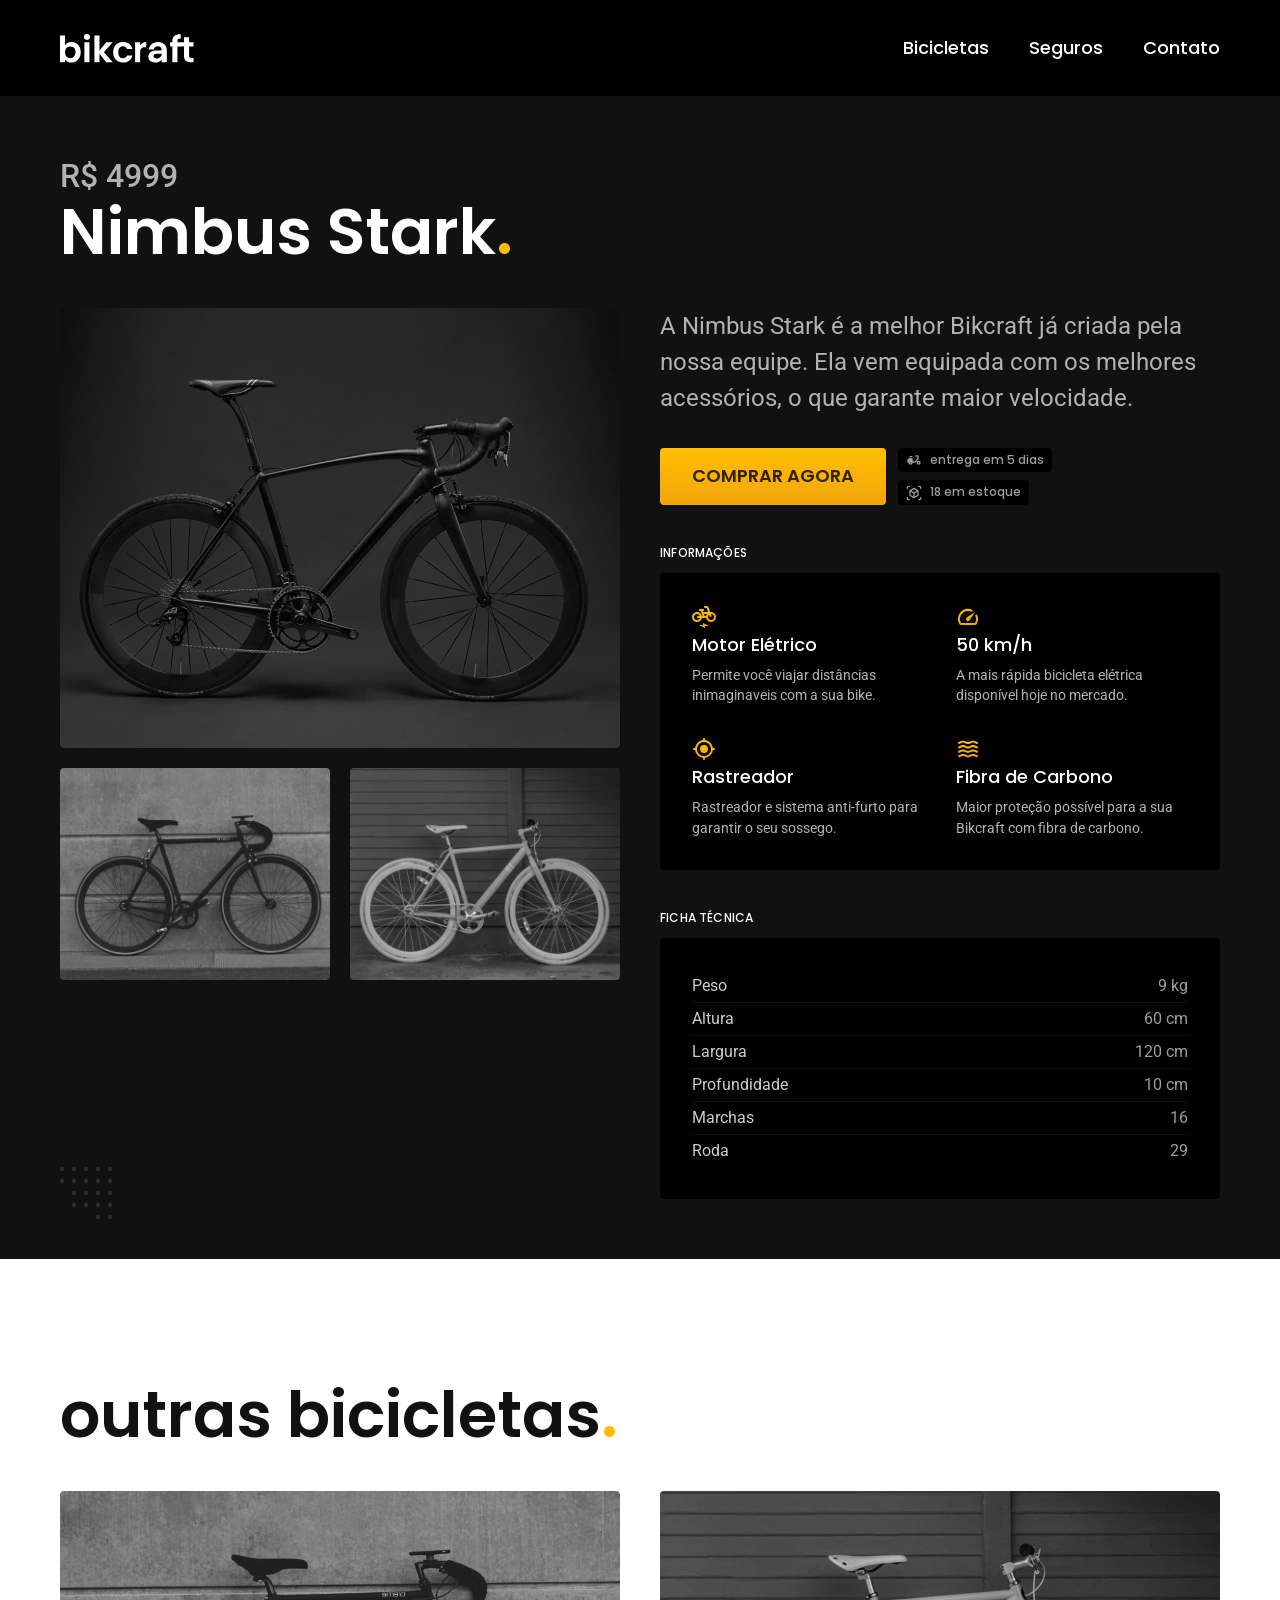
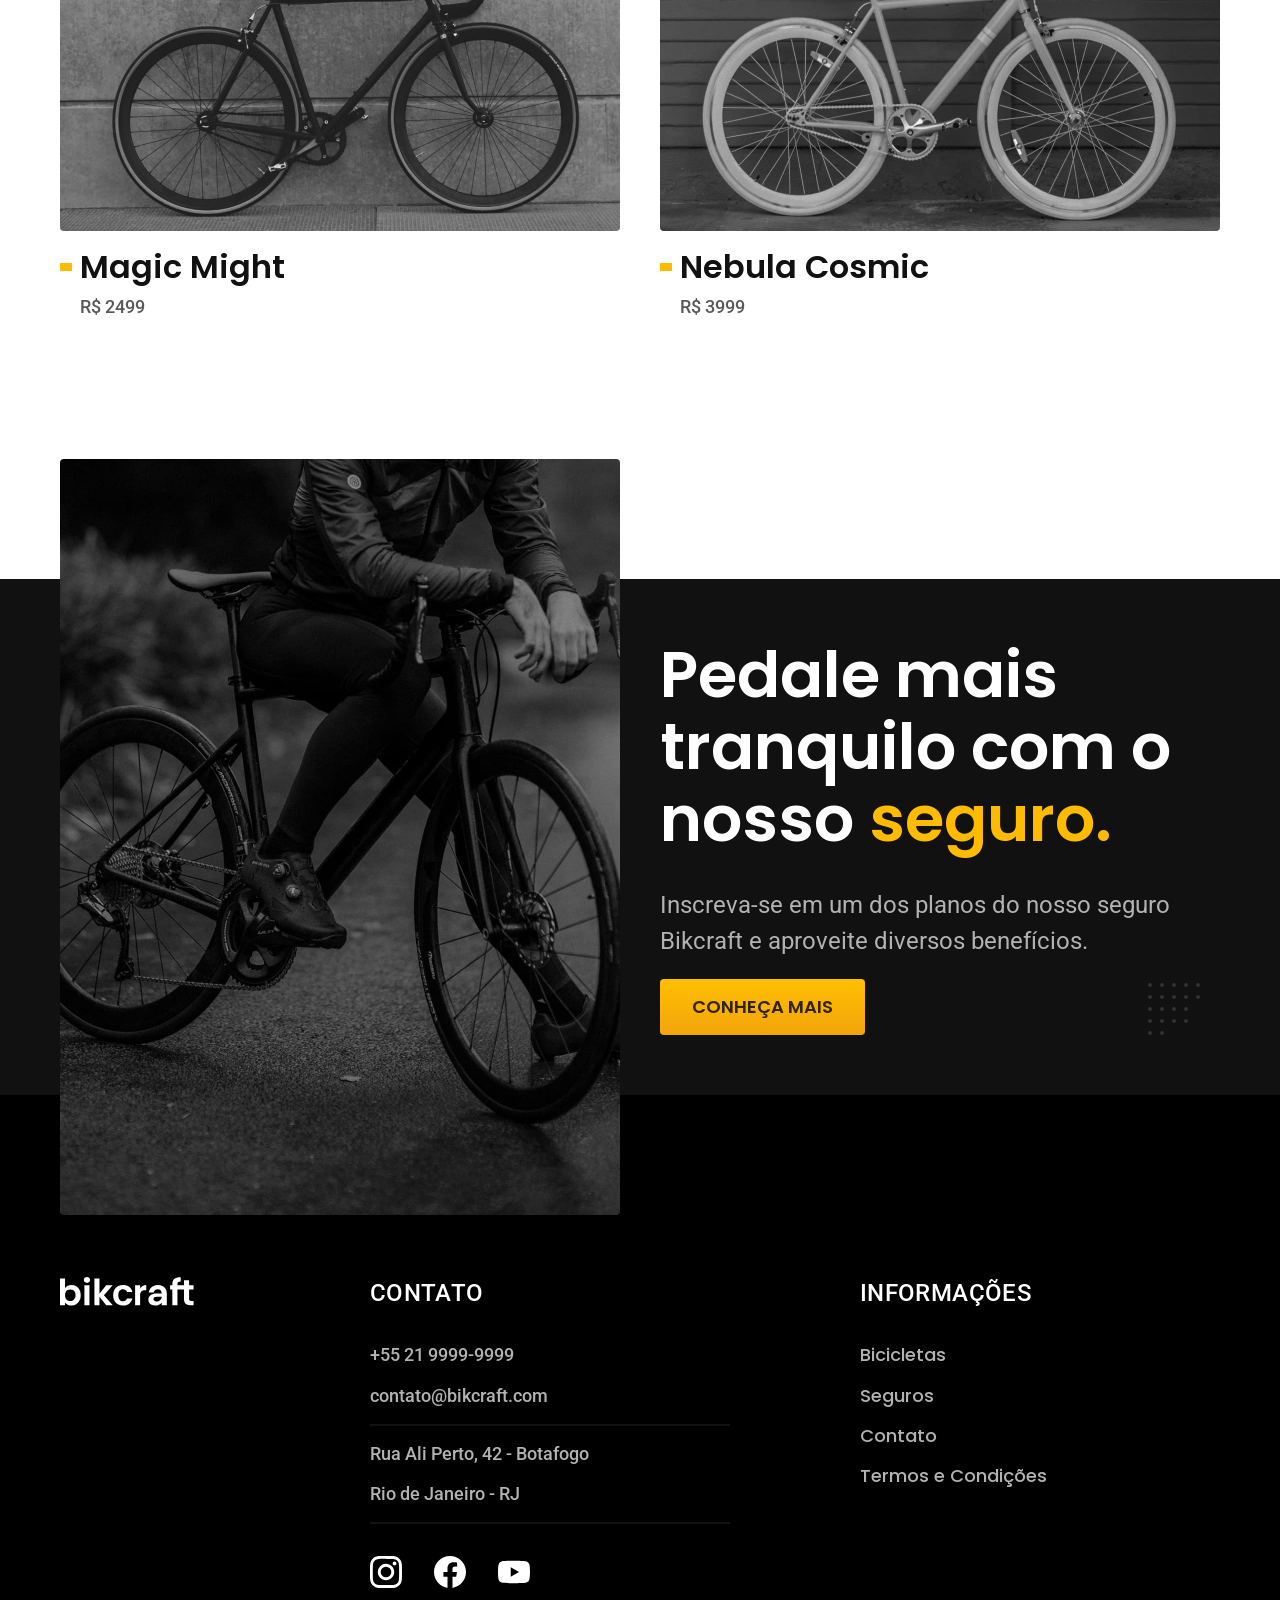
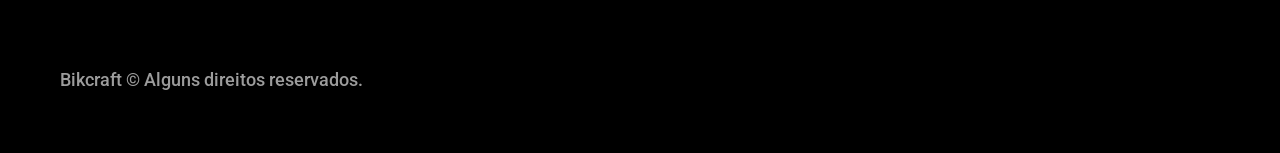
<file: bicicletas/nimbus.html>
<!DOCTYPE html>
<html lang="pt-br">

<head>
  <meta charset="UTF-8">
  <meta name="viewport" content="width=device-width, initial-scale=1.0">
  <title>Nimbus | Bikcraft</title>
  <meta name="description" content="Bicicletas elétricas de alta precisão e qualidade,  feitas sob medida para o cliente. Explore o mundo na sua velocidade com a Bikcraft.">

  <link rel="icon" href="./favicon.svg" type="image/svg+xml">

  <link href="../css/style.css" rel="preload" as="style">
  <link href="../css/style.css" rel="stylesheet">

  <link rel="preconnect" href="https://fonts.googleapis.com">
  <link rel="preconnect" href="https://fonts.gstatic.com" crossorigin>
  <link href="https://fonts.googleapis.com/css2?family=Merriweather:ital,wght@1,900&family=Poppins:wght@500;600&family=Roboto:wght@400;500&display=swap" rel="stylesheet">
</head>

<body id="bicicleta">
  <header class="header-bg">
    <div class="header container">
      <a href="../">
        <img src="../img/bikcraft.svg" alt="Bikcraft" width="136" height="32">
      </a>
      <nav aria-label="primaria">
        <ul class="header-menu font-1-m cor-0">
          <li><a href="../bicicletas.html">Bicicletas</a></li>
          <li><a href="../seguros.html">Seguros</a></li>
          <li><a href="../contato.html">Contato</a></li>
        </ul>
      </nav>
    </div>
  </header>

  <main class="bicicleta-bg">
    <div class="bicicleta container">
      <div class="bicicleta-titulo">
        <span class="font-2-xl cor-5">R$ 4999</span>
        <h1 class="font-1-xxl cor-0">Nimbus Stark<span class="cor-p1">.</span></h1>
      </div>
      <div class="bicicleta-imagens">
        <img src="../img/bicicleta/nimbus1.jpg" alt="Bicicleta preta" width="560" height="440">
        <img src="../img/bicicleta/nimbus2.jpg" alt="Bicicleta branca" width="560" height="440">
        <img src="../img/bicicleta/nimbus3.jpg" alt="Bicicleta preta" width="560" height="440">
      </div>
      <div class="bicicleta-conteudo">
        <p class="font-2-l cor-5">A Nimbus Stark é a melhor Bikcraft já criada pela nossa equipe. Ela vem equipada com os melhores acessórios, o que garante maior velocidade.</p>
        <div class="bicicleta-comprar">
          <a class="botao" href="../orcamento.html?tipo=bikcraft&produto=nimbus">Comprar Agora</a>
          <span class="font-1-xs cor-6"><img src="../img/icones/entrega.svg" alt=""> entrega em 5 dias</span>
          <span class="font-1-xs cor-6"><img src="../img/icones/estoque.svg" alt=""> 18 em estoque</span>
        </div>
        <h2 class="font-1-xs cor-0">Informações</h2>
        <ul class="bicicleta-informacoes">
          <li>
            <img src="../img/icones/eletrica.svg" alt="">
            <h3 class="font-1-m cor-0">Motor Elétrico</h3>
            <p class="font-2-xs cor-5">Permite você viajar distâncias inimaginaveis com a sua bike.</p>
          </li>
          <li>
            <img src="../img/icones/velocidade.svg" alt="">
            <h3 class="font-1-m cor-0">50 km/h</h3>
            <p class="font-2-xs cor-5">A mais rápida bicicleta elétrica disponível hoje no mercado.</p>
          </li>
          <li>
            <img src="../img/icones/rastreador.svg" alt="">
            <h3 class="font-1-m cor-0">Rastreador</h3>
            <p class="font-2-xs cor-5">Rastreador e sistema anti-furto para garantir o seu sossego.</p>
          </li>
          <li>
            <img src="../img/icones/carbono.svg" alt="">
            <h3 class="font-1-m cor-0">Fibra de Carbono</h3>
            <p class="font-2-xs cor-5">Maior proteção possível para a sua Bikcraft com fibra de carbono.</p>
          </li>
        </ul>
        <h2 class="font-1-xs cor-0">Ficha Técnica</h2>
        <ul class="bicicleta-ficha font-2-s cor-4">
          <li>Peso <span>9 kg</span></li>
          <li>Altura <span>60 cm</span></li>
          <li>Largura <span>120 cm</span></li>
          <li>Profundidade <span>10 cm</span></li>
          <li>Marchas <span>16</span></li>
          <li>Roda <span>29</span></li>
        </ul>
      </div>
    </div>
  </main>

  <article class="bicicletas-lista container">
    <h2 class="font-1-xxl">outras bicicletas<span class="cor-p1">.</span></h2>
    <ul>
      <li>
        <a href="./magic.html">
          <img src="../img/bicicletas/magic.jpg" alt="Bicicleta preta">
          <h3 class="font-1-xl">Magic Might</h3>
          <span class="font-2-m cor-8">R$ 2499</span>
        </a>
      </li>
      <li>
        <a href="./nebula.html">
          <img src="../img/bicicletas/nebula.jpg" alt="Bicicleta branca">
          <h3 class="font-1-xl">Nebula Cosmic</h3>
          <span class="font-2-m cor-8">R$ 3999</span>
        </a>
      </li>
    </ul>
  </article>

  <article class="seguro-bg">
    <div class="seguro container">
      <div class="seguro-imagem">
        <img src="../img/fotos/seguros.jpg" alt="Pessoa parada em cima de uma bicicleta">
      </div>
      <div class="seguro-conteudo">
        <h2 class="font-1-xxl cor-0">Pedale mais tranquilo com o nosso <span class="cor-p1">seguro.</span></h2>
        <p class="font-2-l cor-5">Inscreva-se em um dos planos do nosso seguro Bikcraft e aproveite diversos benefícios.</p>
        <a class="botao" href="../seguros.html">Conheça Mais</a>
      </div>
    </div>
  </article>

  <footer class="footer-bg">
    <div class="footer container">
      <img src="../img/bikcraft.svg" alt="Bikcraft">
      <div class="footer-contato">
        <h3 class="font-2-l-b cor-0">Contato</h3>
        <ul class="font-2-m cor-5">
          <li>+55 21 9999-9999</li>
          <li>contato@bikcraft.com</li>
          <li>Rua Ali Perto, 42 - Botafogo</li>
          <li>Rio de Janeiro - RJ</li>
        </ul>
        <div class="footer-redes">
          <a href="./"><img src="../img/redes/instagram.svg" alt="Instagram"></a>
          <a href="./"><img src="../img/redes/facebook.svg" alt="Facebook"></a>
          <a href="./"><img src="../img/redes/youtube.svg" alt="Youtube"></a>
        </div>
      </div>
      <div class="footer-informacoes">
        <h3 class="font-2-l-b cor-0">Informações</h3>
        <nav>
          <ul class="font-1-m cor-5">
            <li><a href="../bicicletas.html">Bicicletas</a></li>
            <li><a href="../seguros.html">Seguros</a></li>
            <li><a href="../contato.html">Contato</a></li>
            <li><a href="../termos.html">Termos e Condições</a></li>
          </ul>
        </nav>
      </div>
      <p class="font-2-m cor-6 footer-copy">Bikcraft © Alguns direitos reservados.</p>
    </div>
  </footer>

  <script src="../js/script.js"></script>
</body>

</html>
</file>
<file: css/style.css>
@import "./global/global.css";

/* Utilidades */
@import "./utilidades/tipografia.css";
@import "./utilidades/cores.css";
@import "./utilidades/componentes.css";
@import "./utilidades/formulario.css";
/* @import "./utilidades/simple-anime.css"; */

/* Header e Footer */
@import "./global/header.css";
@import "./global/footer.css";

/* Home */
@import "./home/introducao.css";
@import "./home/tecnologia.css";
@import "./home/parceiros.css";
@import "./home/depoimento.css";

/* Seguros */
@import "./seguros/seguros.css";
@import "./seguros/vantagens.css";
@import "./seguros/perguntas.css";

/* Biciletas */
@import "./bicicletas/bicicletas.css";
@import "./bicicletas/bicicletas-lista.css";

/* Bicileta */
@import "./bicicleta/bicicleta.css";
@import "./bicicleta/seguro.css";

/* Contato */
@import "./contato/contato.css";
@import "./contato/lojas.css";

/* Orçamento */
@import "./orcamento/orcamento.css";

/* Termos */
@import "./termos/termos.css";
</file>
<file: Bikcraft/css/style.css>
@import url(./Global/header.css);
@import url(./Global/global.css);
@import url(./Home/introducao.css);
@import url(./Utilidades/componentes.css);
@import url(./Utilidades/tipografia.css);
@import url(./Utilidades/cores.css);
@import url(./Bicicletas/bicicleta-lista.css);
@import url(./Home/Tecnologia.css);
</file>
